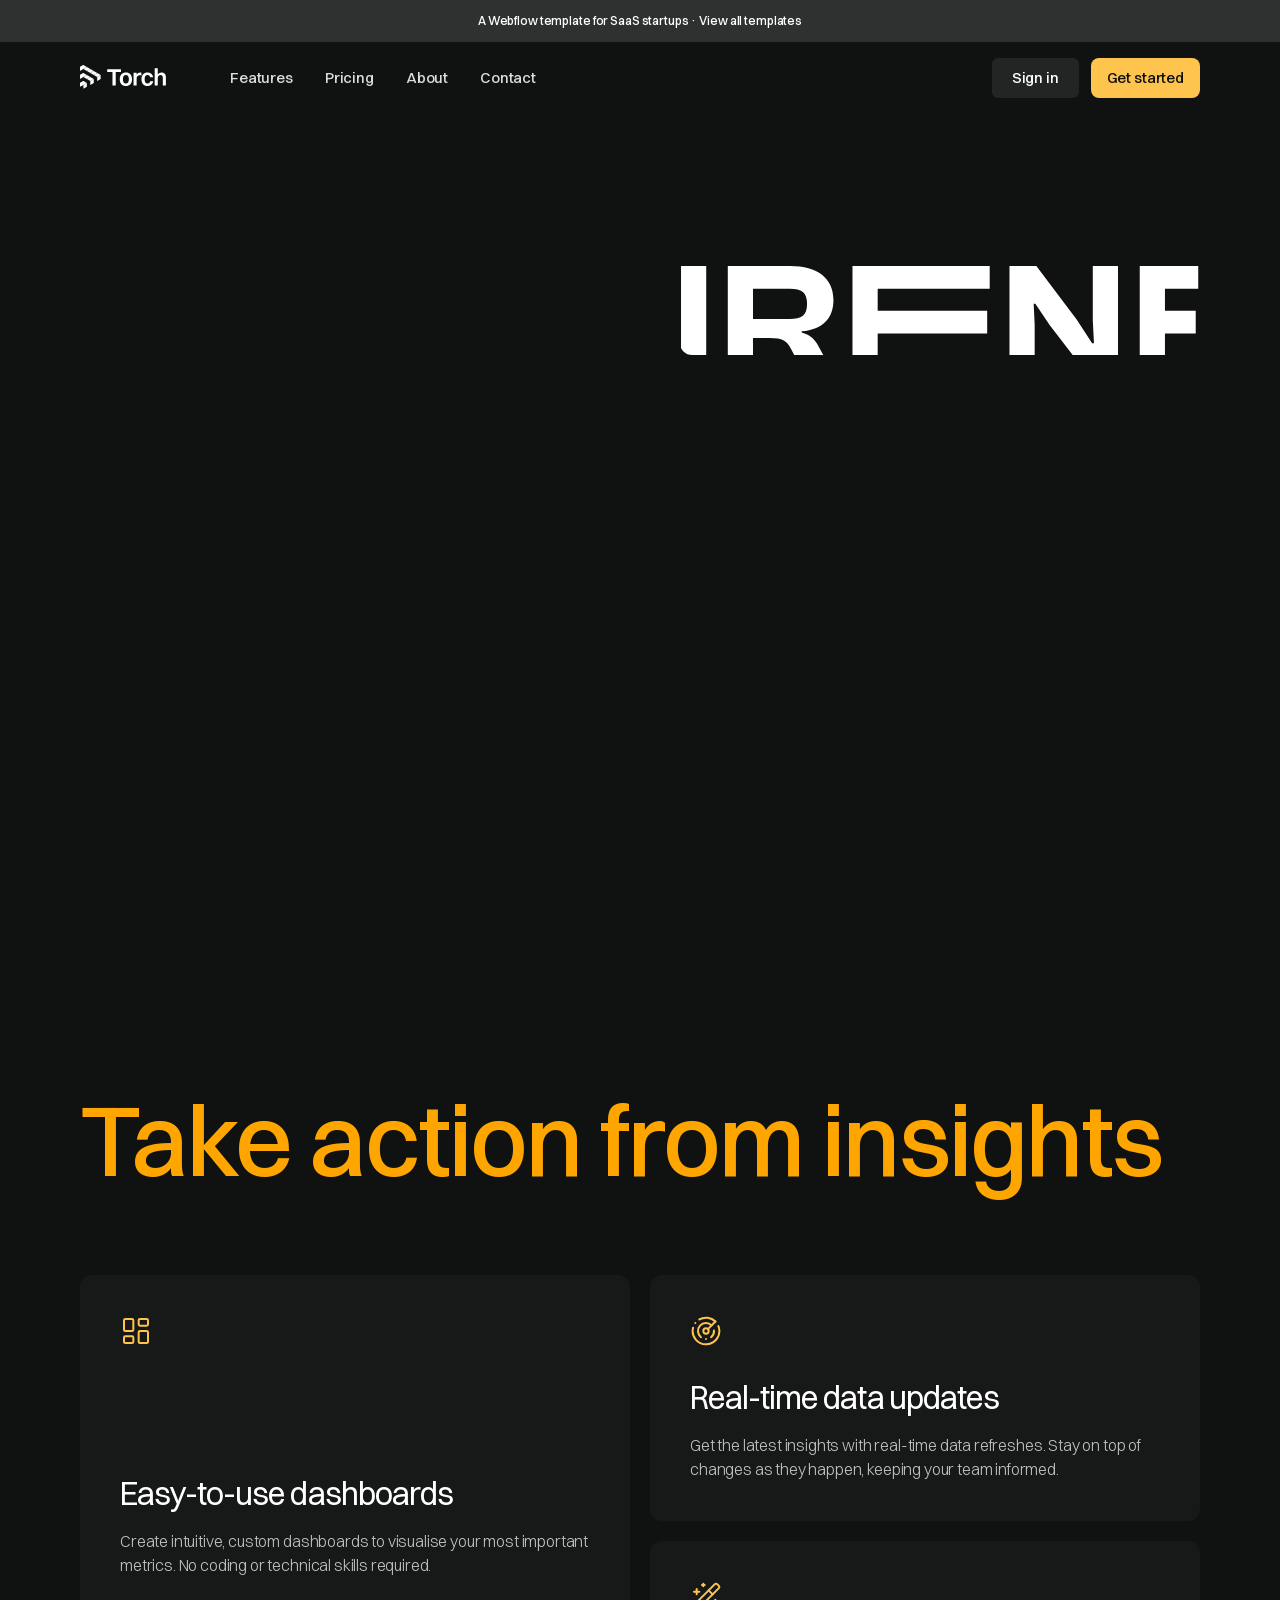
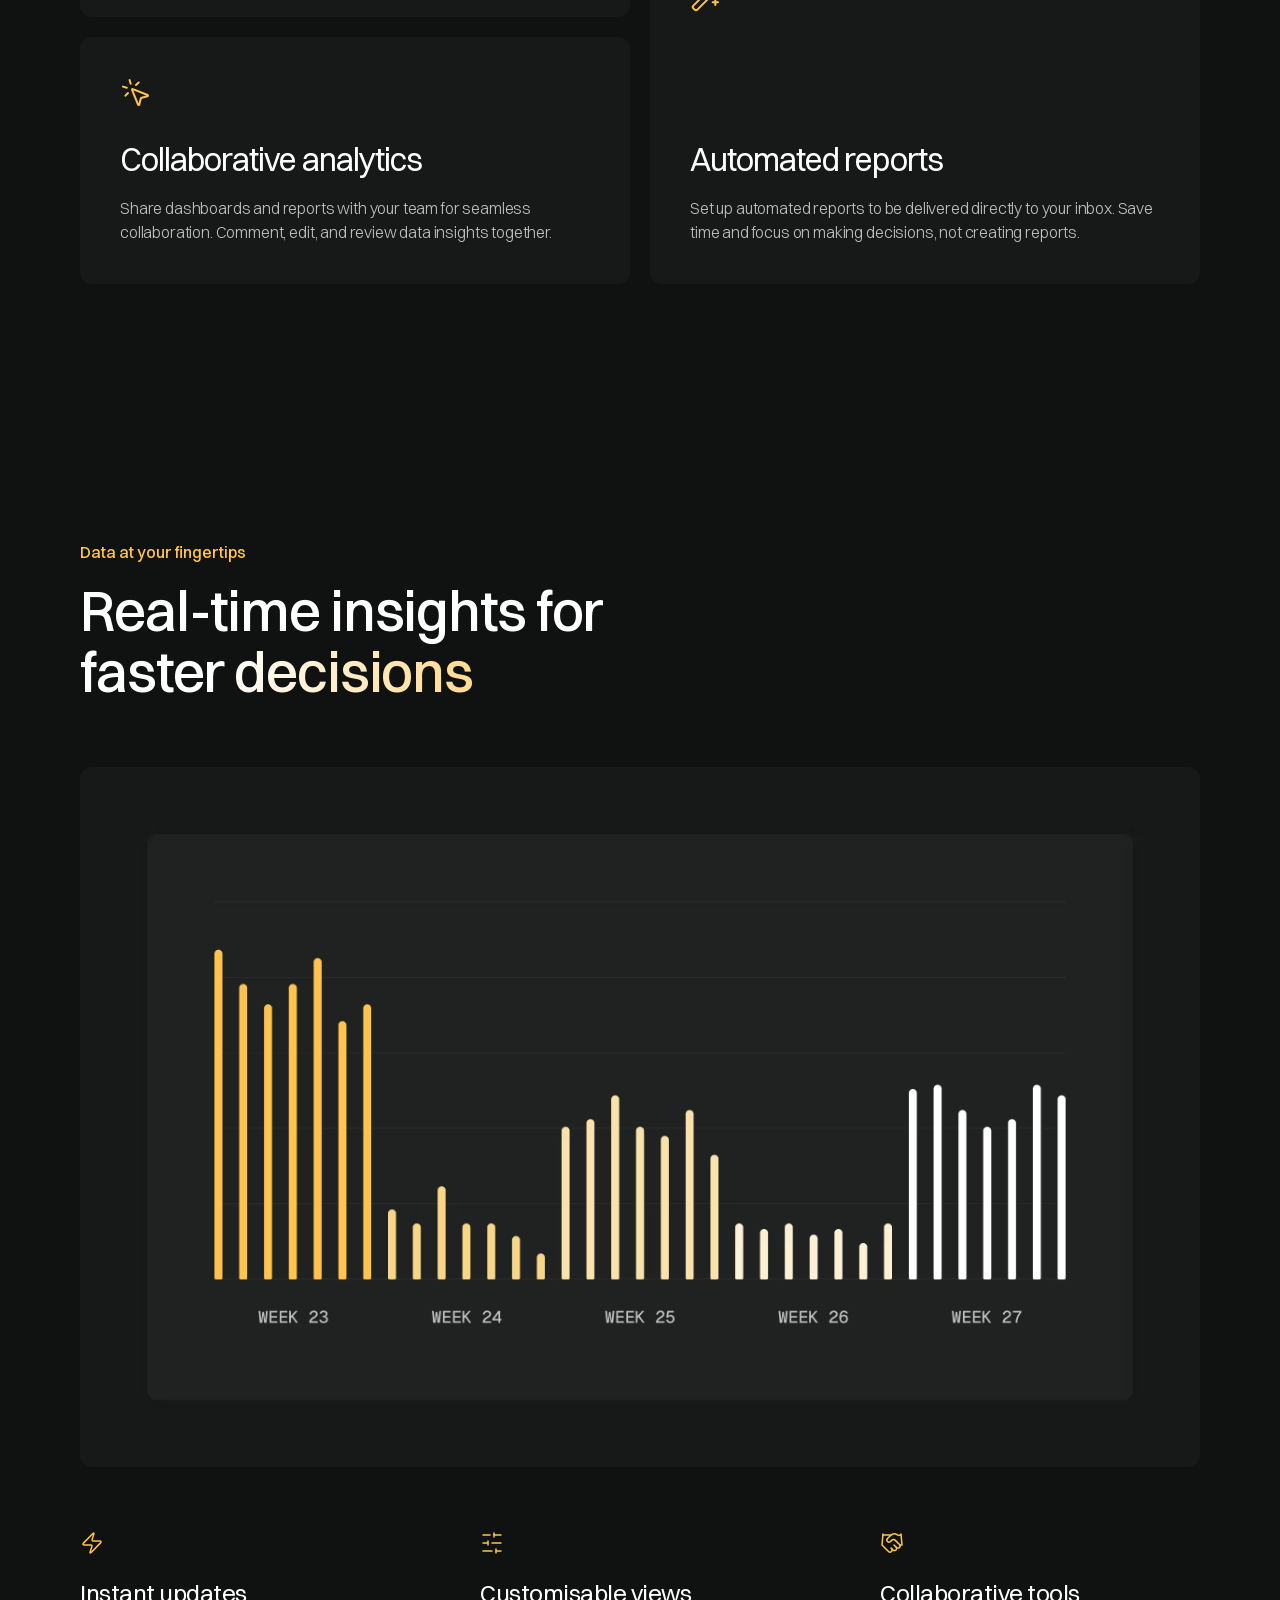
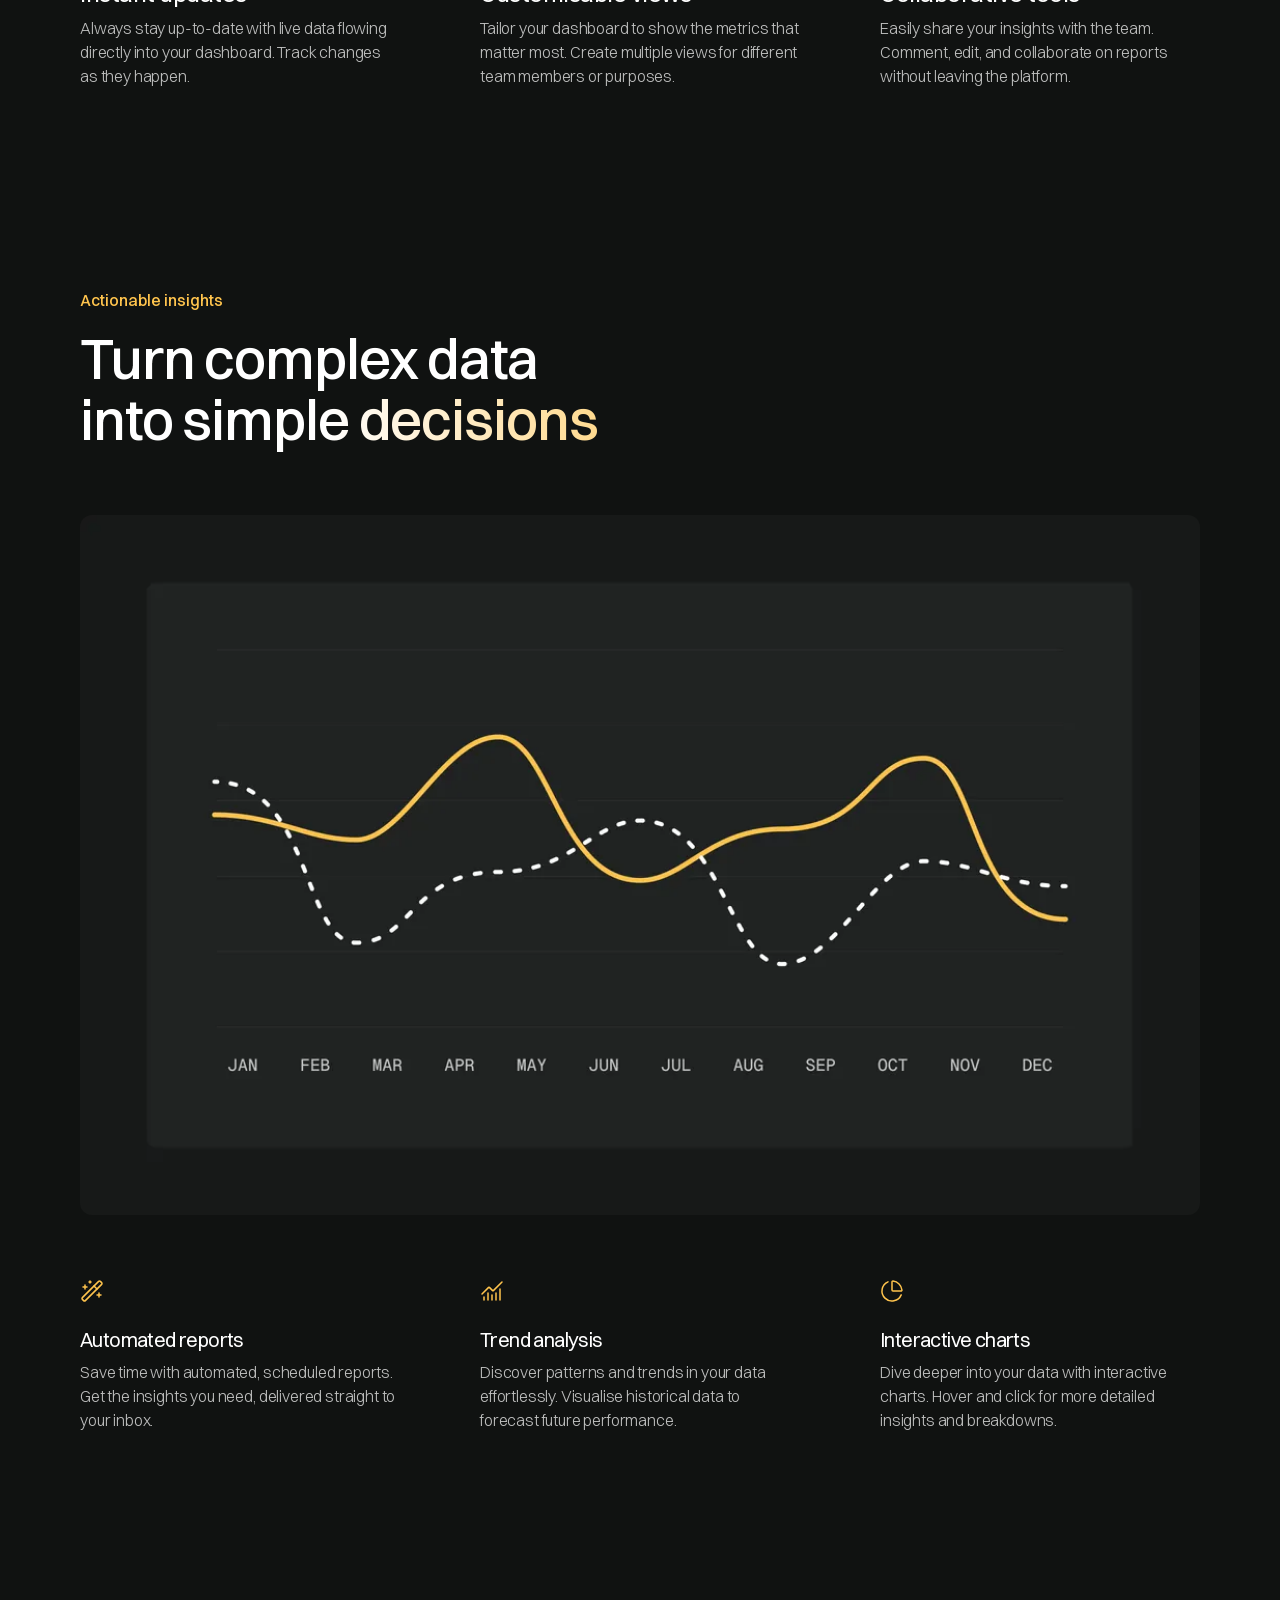
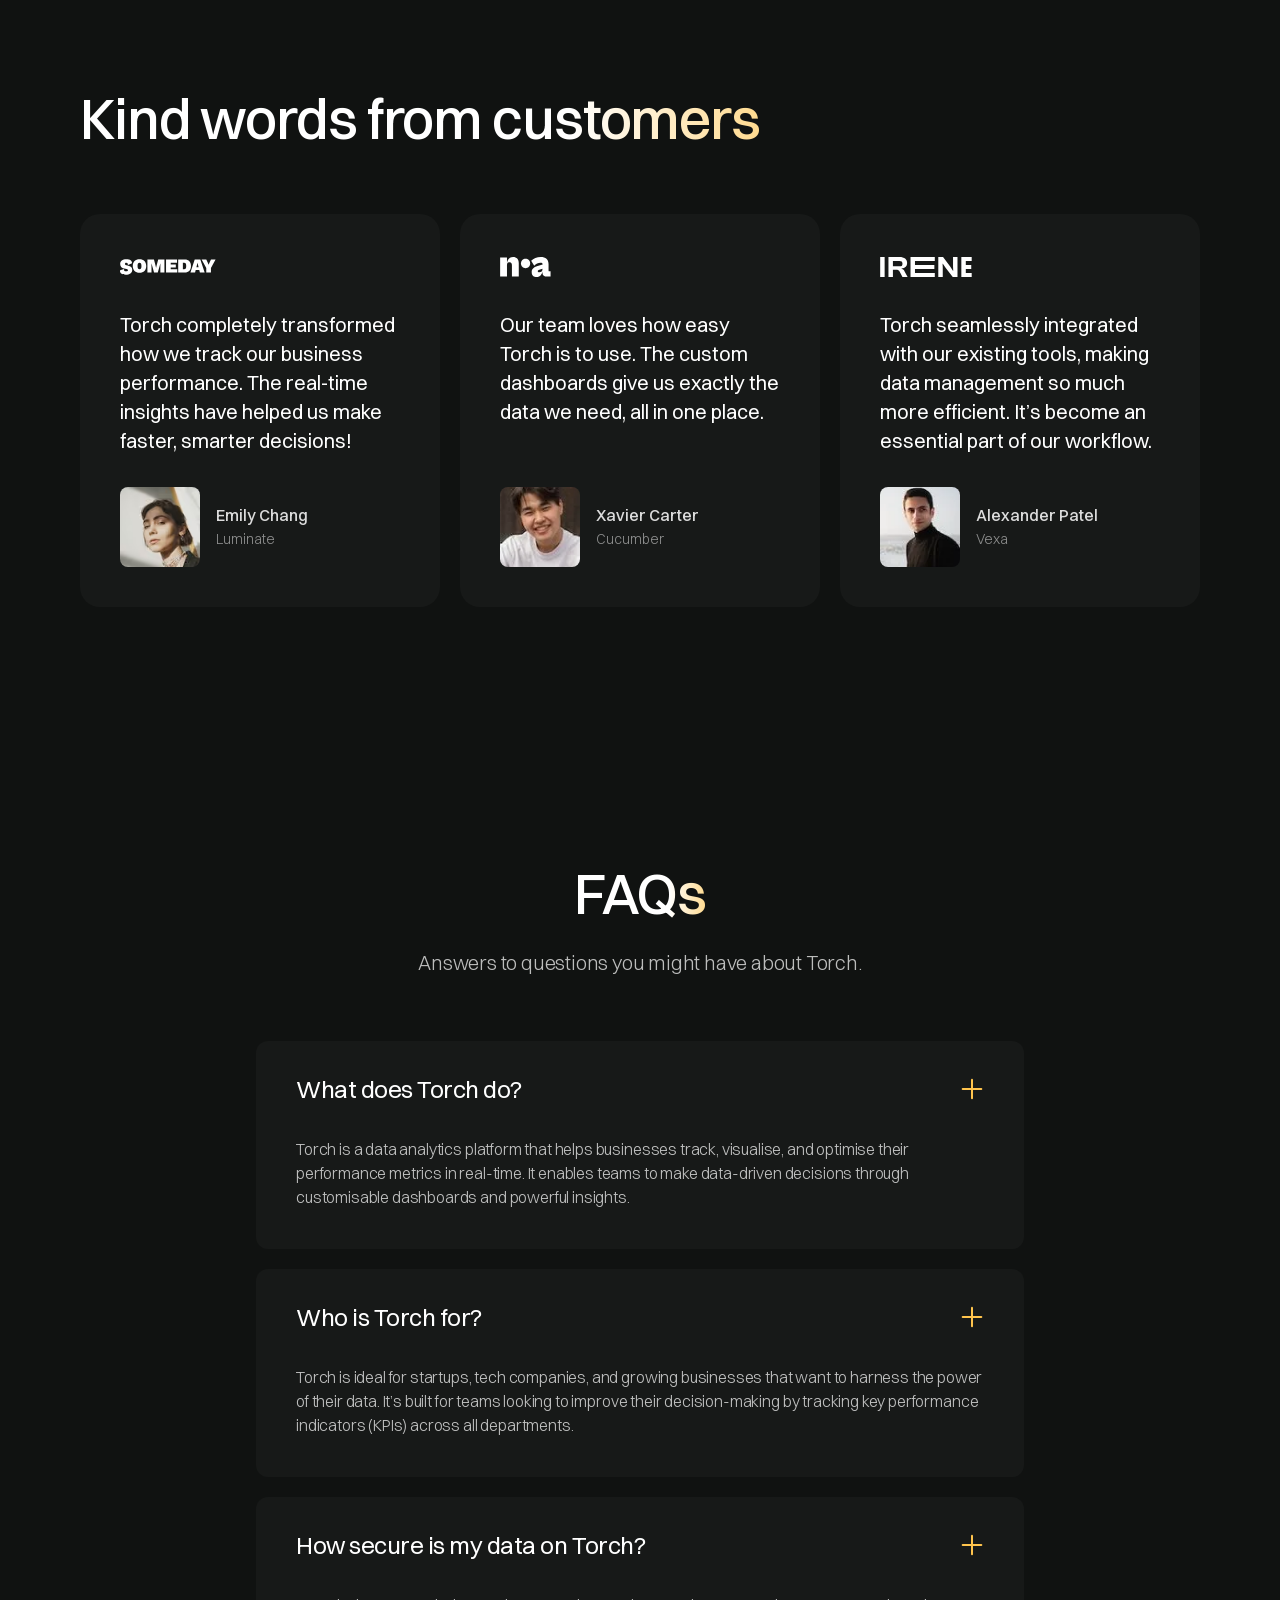
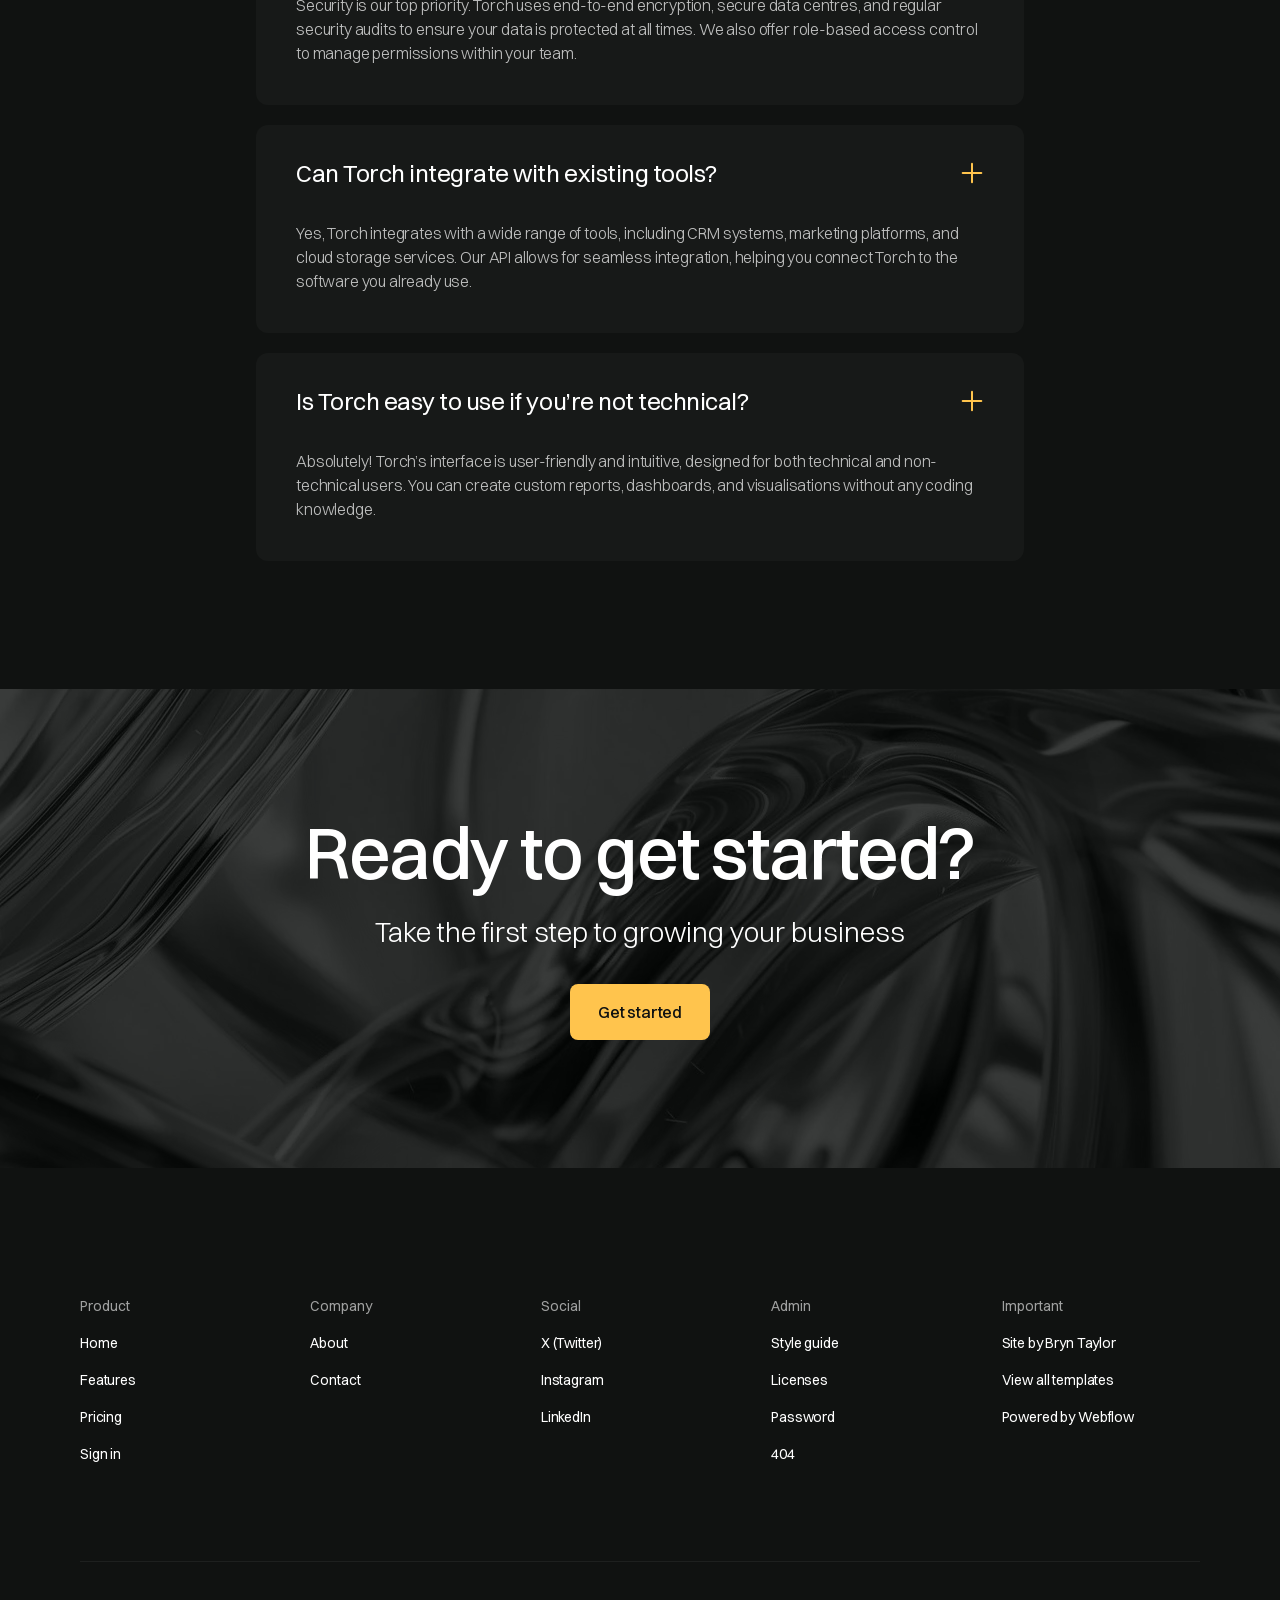
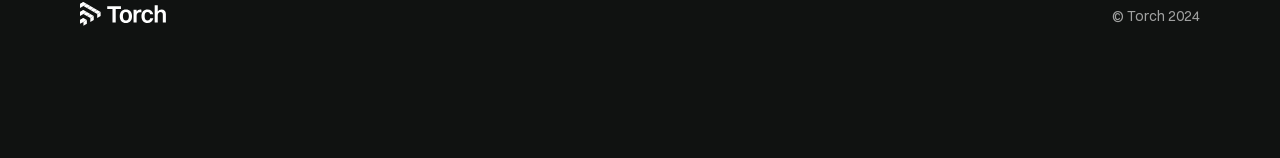
<file: index.html>
<!DOCTYPE html><!--  This site was created in Webflow. https://webflow.com  --><!--  Last Published: Mon Apr 28 2025 18:39:15 GMT+0000 (Coordinated Universal Time)  -->
<html data-wf-page="680fcb27335c921ad331539c" data-wf-site="680fcb27335c921ad33153ad" lang="en">
<head>
  <meta charset="utf-8">
  <title>PedroMuro-Ramirez-project</title>
  <meta content="Torch is a high-quality template for SaaS tech startups. It has multiple pages, sections and components to suit your needs. Take your company&#x27;s online presence to the next level." name="description">
  <meta content="Torch · Webflow HTML website template" property="og:title">
  <meta content="Torch is a high-quality template for SaaS tech startups. It has multiple pages, sections and components to suit your needs. Take your company&#x27;s online presence to the next level." property="og:description">
  <meta content="https://cdn.prod.website-files.com/66fad496e2674af9c6f8f4ef/6703e5e87c9ca1599100560c_torch-opengraph-image.png" property="og:image">
  <meta content="Torch · Webflow HTML website template" property="twitter:title">
  <meta content="Torch is a high-quality template for SaaS tech startups. It has multiple pages, sections and components to suit your needs. Take your company&#x27;s online presence to the next level." property="twitter:description">
  <meta content="https://cdn.prod.website-files.com/66fad496e2674af9c6f8f4ef/6703e5e87c9ca1599100560c_torch-opengraph-image.png" property="twitter:image">
  <meta property="og:type" content="website">
  <meta content="summary_large_image" name="twitter:card">
  <meta content="width=device-width, initial-scale=1" name="viewport">
  <meta content="Webflow" name="generator">
  <link href="css/normalize.css" rel="stylesheet" type="text/css">
  <link href="css/webflow.css" rel="stylesheet" type="text/css">
  <link href="css/vs-code-activity-77cd26615c07830a27a2ec.webflow.css" rel="stylesheet" type="text/css">
  <script type="text/javascript">!function(o,c){var n=c.documentElement,t=" w-mod-";n.className+=t+"js",("ontouchstart"in o||o.DocumentTouch&&c instanceof DocumentTouch)&&(n.className+=t+"touch")}(window,document);</script>
  <link href="images/favicon.png" rel="shortcut icon" type="image/x-icon">
  <link href="images/webclip.png" rel="apple-touch-icon">
</head>
<body>
  <a href="https://www.bryntaylor.co.uk/platform/webflow?ref=template" target="_blank" class="section banner w-inline-block">
    <div class="container-large">
      <div>A Webflow template for SaaS startups · View all templates</div>
    </div>
  </a>
  <div data-animation="default" class="nav w-nav" data-easing2="ease" fs-scrolldisable-element="smart-nav" data-easing="ease" data-collapse="medium" data-w-id="abad23f6-3206-d95e-518e-2548f4c46996" role="banner" data-duration="400">
    <div class="nav-container">
      <div class="logo-wrapper">
        <a href="index.html" aria-current="page" class="logo w-nav-brand w--current"><img src="images/torch-logo.svg" loading="lazy" width="Auto" height="24" alt="Logo"></a>
        <nav role="navigation" id="w-node-abad23f6-3206-d95e-518e-2548f4c4699b-f4c46996" class="nav-menu w-nav-menu">
          <a href="features.html" class="nav-link w-nav-link">Features</a>
          <a href="pricing.html" class="nav-link w-nav-link">Pricing</a>
          <a href="about.html" class="nav-link w-nav-link">About</a>
          <a href="contact.html" class="nav-link w-nav-link">Contact</a>
        </nav>
      </div>
      <div id="w-node-abad23f6-3206-d95e-518e-2548f4c469b0-f4c46996" class="actions-wrapper">
        <a href="sign-in.html" class="button-secondary small hide-mobile-portrait w-button">Sign in</a>
        <a href="#" class="button small hide-mobile-portrait w-button">Get started</a>
        <div class="nav-menu-button w-nav-button">
          <div class="menu-icon">
            <div class="menu-icon-line-top"></div>
            <div class="menu-icon-line-bottom"></div>
          </div>
        </div>
      </div>
    </div>
  </div>
  <section class="section">
    <div class="container-large">
      <div class="header-layout">
        <div class="header-content">
          <h1 data-w-id="05c97b58-b1ac-eabe-afbc-3861dce3b03f" style="-webkit-transform:translate3d(0, 24px, 0) scale3d(1, 1, 1) rotateX(0) rotateY(0) rotateZ(0) skew(0, 0);-moz-transform:translate3d(0, 24px, 0) scale3d(1, 1, 1) rotateX(0) rotateY(0) rotateZ(0) skew(0, 0);-ms-transform:translate3d(0, 24px, 0) scale3d(1, 1, 1) rotateX(0) rotateY(0) rotateZ(0) skew(0, 0);transform:translate3d(0, 24px, 0) scale3d(1, 1, 1) rotateX(0) rotateY(0) rotateZ(0) skew(0, 0);opacity:0" class="heading extra-large"><span class="text-gradient-overlay">Empowering Everyone with Meaningful Data Insights</span></h1>
          <div class="spacer-32"></div>
          <p data-w-id="05c97b58-b1ac-eabe-afbc-3861dce3b041" style="-webkit-transform:translate3d(0, 24px, 0) scale3d(1, 1, 1) rotateX(0) rotateY(0) rotateZ(0) skew(0, 0);-moz-transform:translate3d(0, 24px, 0) scale3d(1, 1, 1) rotateX(0) rotateY(0) rotateZ(0) skew(0, 0);-ms-transform:translate3d(0, 24px, 0) scale3d(1, 1, 1) rotateX(0) rotateY(0) rotateZ(0) skew(0, 0);transform:translate3d(0, 24px, 0) scale3d(1, 1, 1) rotateX(0) rotateY(0) rotateZ(0) skew(0, 0);opacity:0" class="paragraph large">Torch makes data analysis easy for everyone. Visualise key metrics, track performance, and discover trends without needing a data science background.</p>
          <div class="spacer-32"></div>
          <div class="button-group">
            <a data-w-id="05c97b58-b1ac-eabe-afbc-3861dce3b045" style="-webkit-transform:translate3d(0, 24px, 0) scale3d(1, 1, 1) rotateX(0) rotateY(0) rotateZ(0) skew(0, 0);-moz-transform:translate3d(0, 24px, 0) scale3d(1, 1, 1) rotateX(0) rotateY(0) rotateZ(0) skew(0, 0);-ms-transform:translate3d(0, 24px, 0) scale3d(1, 1, 1) rotateX(0) rotateY(0) rotateZ(0) skew(0, 0);transform:translate3d(0, 24px, 0) scale3d(1, 1, 1) rotateX(0) rotateY(0) rotateZ(0) skew(0, 0);opacity:0" href="contact.html" class="button w-button">Get started</a>
            <a href="/contact.html" data-w-id="05c97b58-b1ac-eabe-afbc-3861dce3b047" style="-webkit-transform:translate3d(0, 24px, 0) scale3d(1, 1, 1) rotateX(0) rotateY(0) rotateZ(0) skew(0, 0);-moz-transform:translate3d(0, 24px, 0) scale3d(1, 1, 1) rotateX(0) rotateY(0) rotateZ(0) skew(0, 0);-ms-transform:translate3d(0, 24px, 0) scale3d(1, 1, 1) rotateX(0) rotateY(0) rotateZ(0) skew(0, 0);transform:translate3d(0, 24px, 0) scale3d(1, 1, 1) rotateX(0) rotateY(0) rotateZ(0) skew(0, 0);opacity:0" class="make-me-pretty w-button">Learn more</a>
          </div>
          <div class="spacer-64"></div>
          <div data-w-id="2469359d-caa4-0f3d-e0f9-ac9d68bc0583" style="-webkit-transform:translate3d(0, 24px, 0) scale3d(1, 1, 1) rotateX(0) rotateY(0) rotateZ(0) skew(0, 0);-moz-transform:translate3d(0, 24px, 0) scale3d(1, 1, 1) rotateX(0) rotateY(0) rotateZ(0) skew(0, 0);-ms-transform:translate3d(0, 24px, 0) scale3d(1, 1, 1) rotateX(0) rotateY(0) rotateZ(0) skew(0, 0);transform:translate3d(0, 24px, 0) scale3d(1, 1, 1) rotateX(0) rotateY(0) rotateZ(0) skew(0, 0);opacity:0" class="social-proof-logos-wrapper"><img src="images/logo-1.svg" loading="lazy" alt="Logo" class="social-proof-logo"><img src="images/logo-2.svg" loading="lazy" alt="Logo" class="social-proof-logo"><img src="images/logo-4.svg" loading="lazy" alt="Logo" class="social-proof-logo"><img src="images/logo-3.svg" loading="lazy" alt="Logo" class="social-proof-logo"></div>
        </div>
        <div class="image-wrapper"><img class="hero-image" src="images/logo-4.svg" alt="Logo image" style="opacity:100;-webkit-transform:translate3d(0, 24px, 0) scale3d(1, 1, 1) rotateX(0) rotateY(0) rotateZ(0) skew(0, 0);-moz-transform:translate3d(0, 24px, 0) scale3d(1, 1, 1) rotateX(0) rotateY(0) rotateZ(0) skew(0, 0);-ms-transform:translate3d(0, 24px, 0) scale3d(1, 1, 1) rotateX(0) rotateY(0) rotateZ(0) skew(0, 0);transform:translate3d(0, 24px, 0) scale3d(1, 1, 1) rotateX(0) rotateY(0) rotateZ(0) skew(0, 0)" sizes="(max-width: 479px) 100vw, (max-width: 767px) 83vw, (max-width: 991px) 87vw, 38vw" data-w-id="d5a852ed-62d2-ecf7-eaf5-3b02d986643e" loading="lazy"></div>
      </div>
    </div>
  </section>
  <section class="section">
    <div id="learn-more" class="container-large">
      <h2 class="my-class">Take action from insights</h2>
      <div class="spacer-80"></div>
      <div class="w-layout-grid card-list">
        <div id="w-node-_38f718e7-ef7d-cf1b-5d32-9110617504c1-617504ba" class="card-item"><img src="images/layout-dashboard.svg" loading="lazy" alt="Dashboard icon" class="icon-large">
          <div class="spacer-128"></div>
          <h3 class="heading medium">Easy-to-use dashboards</h3>
          <div class="spacer-16"></div>
          <p class="paragraph">Create intuitive, custom dashboards to visualise your most important metrics. No coding or technical skills required.</p>
        </div>
        <div class="card-item"><img src="images/radar.svg" loading="lazy" alt="Radar icon" class="icon-large">
          <div class="spacer-32"></div>
          <h3 class="heading medium">Real-time data updates</h3>
          <div class="spacer-16"></div>
          <p class="paragraph">Get the latest insights with real-time data refreshes. Stay on top of changes as they happen, keeping your team informed.</p>
        </div>
        <div id="w-node-d05e47e2-aa32-2547-947a-66fd2ccb7be0-617504ba" class="card-item"><img src="images/wand-sparkles.svg" loading="lazy" alt="Magic icon" class="icon-large">
          <div class="spacer-128"></div>
          <h3 class="heading medium">Automated reports</h3>
          <div class="spacer-16"></div>
          <p class="paragraph">Set up automated reports to be delivered directly to your inbox. Save time and focus on making decisions, not creating reports.</p>
        </div>
        <div class="card-item"><img src="images/mouse-pointer-click.svg" loading="lazy" alt="Mouse icon" class="icon-large">
          <div class="spacer-32"></div>
          <h3 class="heading medium">Collaborative analytics</h3>
          <div class="spacer-16"></div>
          <p class="paragraph">Share dashboards and reports with your team for seamless collaboration. Comment, edit, and review data insights together.</p>
        </div>
      </div>
    </div>
  </section>
  <section class="section">
    <div class="container-large">
      <div class="features-list">
        <div class="w-layout-grid feature-item">
          <div class="feature-content">
            <div class="text-color-accent text-weight-medium">Data at your fingertips</div>
            <div class="spacer-16"></div>
            <h2 class="heading large"><span class="text-gradient-overlay">Real-time insights for faster decisions</span></h2>
          </div>
          <div class="image-wrapper"><img src="images/torch-product-image-2_1torch-product-image-2.avif" loading="lazy" sizes="(max-width: 479px) 100vw, (max-width: 767px) 83vw, (max-width: 991px) 87vw, 84vw" srcset="images/torch-product-image-2_1torch-product-image-2.avif 500w, images/torch-product-image-2_1torch-product-image-2.avif 800w, images/torch-product-image-2_1torch-product-image-2.avif 2400w" alt="Product image" class="feature-image"></div>
          <div class="grid-3-column">
            <div class="benefit-item"><img src="images/zap.svg" loading="lazy" alt="Zap icon" class="icon-medium">
              <div class="spacer-24"></div>
              <h3 class="heading regular">Instant updates</h3>
              <div class="spacer-8"></div>
              <p class="paragraph">Always stay up-to-date with live data flowing directly into your dashboard. Track changes as they happen.</p>
            </div>
            <div class="benefit-item"><img src="images/sliders-horizontal.svg" loading="lazy" alt="Sliders icon" class="icon-medium">
              <div class="spacer-24"></div>
              <h3 class="heading regular">Customisable views</h3>
              <div class="spacer-8"></div>
              <p class="paragraph">Tailor your dashboard to show the metrics that matter most. Create multiple views for different team members or purposes.</p>
            </div>
            <div class="benefit-item"><img src="images/handshake.svg" loading="lazy" alt="Handshake icon" class="icon-medium">
              <div class="spacer-24"></div>
              <h3 class="heading regular">Collaborative tools</h3>
              <div class="spacer-8"></div>
              <p class="paragraph">Easily share your insights with the team. Comment, edit, and collaborate on reports without leaving the platform.</p>
            </div>
          </div>
        </div>
        <div class="w-layout-grid feature-item">
          <div class="feature-content">
            <div class="text-color-accent text-weight-medium">Actionable insights</div>
            <div class="spacer-16"></div>
            <h2 class="heading large"><span class="text-gradient-overlay">Turn complex data into simple decisions</span></h2>
          </div>
          <div class="image-wrapper"><img src="images/torch-product-image-3_1torch-product-image-3.avif" loading="lazy" sizes="(max-width: 479px) 100vw, (max-width: 767px) 83vw, (max-width: 991px) 87vw, 84vw" srcset="images/torch-product-image-3_1torch-product-image-3.avif 500w, images/torch-product-image-3_1torch-product-image-3.avif 800w, images/torch-product-image-3_1torch-product-image-3.avif 1080w, images/torch-product-image-3_1torch-product-image-3.avif 2400w" alt="Product image" class="feature-image"></div>
          <div class="grid-3-column">
            <div class="benefit-item"><img src="images/wand-sparkles.svg" loading="lazy" alt="Magic icon" class="icon-medium">
              <div class="spacer-24"></div>
              <h3 class="heading small">Automated reports</h3>
              <div class="spacer-8"></div>
              <p class="paragraph">Save time with automated, scheduled reports. Get the insights you need, delivered straight to your inbox.</p>
            </div>
            <div class="benefit-item"><img src="images/chart-no-axes-combined.svg" loading="lazy" alt="Chart icon" class="icon-medium">
              <div class="spacer-24"></div>
              <h3 class="heading small">Trend analysis</h3>
              <div class="spacer-8"></div>
              <p class="paragraph">Discover patterns and trends in your data effortlessly. Visualise historical data to forecast future performance.</p>
            </div>
            <div class="benefit-item"><img src="images/chart-pie.svg" loading="lazy" alt="Pie icon" class="icon-medium">
              <div class="spacer-24"></div>
              <h3 class="heading small">Interactive charts</h3>
              <div class="spacer-8"></div>
              <p class="paragraph">Dive deeper into your data with interactive charts. Hover and click for more detailed insights and breakdowns.</p>
            </div>
          </div>
        </div>
      </div>
    </div>
  </section>
  <section class="section">
    <div class="container-large">
      <h2 class="heading large"><span class="text-gradient-overlay">Kind words from customers</span></h2>
      <div class="spacer-64"></div>
      <div class="w-layout-grid testimonials-list">
        <div class="testimonials-card">
          <div class="testimonials-content-top"><img src="images/logo-1.svg" loading="lazy" alt="Logo" class="testimonial-logo">
            <div class="spacer-32"></div>
            <div class="paragraph large">Torch completely transformed how we track our business performance. The real-time insights have helped us make faster, smarter decisions!</div>
            <div class="spacer-32"></div>
          </div>
          <div class="testimonial-details">
            <div class="testimonial-image-wrapper"><img src="images/pexels-olena-bohovyk-3646160_1pexels-olena-bohovyk-3646160.avif" loading="lazy" alt="" class="testimonial-image"></div>
            <div class="testimonial-details-text">
              <div class="paragraph text-weight-medium">Emily Chang</div>
              <div class="text-color-muted">
                <div class="paragraph small">Luminate</div>
              </div>
            </div>
          </div>
        </div>
        <div class="testimonials-card">
          <div class="testimonials-content-top"><img src="images/logo-3.svg" loading="lazy" width="Auto" height="Auto" alt="Logo" class="testimonial-logo">
            <div class="spacer-32"></div>
            <div class="paragraph large">Our team loves how easy Torch is to use. The custom dashboards give us exactly the data we need, all in one place.</div>
            <div class="spacer-32"></div>
          </div>
          <div class="testimonial-details">
            <div class="testimonial-image-wrapper"><img src="images/pexels-monstera-5384445_1pexels-monstera-5384445.avif" loading="lazy" alt="" class="testimonial-image"></div>
            <div class="testimonial-details-text">
              <div class="paragraph text-weight-medium">Xavier Carter</div>
              <div class="text-color-muted">
                <div class="paragraph small">Cucumber</div>
              </div>
            </div>
          </div>
        </div>
        <div class="testimonials-card">
          <div class="testimonials-content-top"><img src="images/logo-4.svg" loading="lazy" alt="Logo" class="testimonial-logo">
            <div class="spacer-32"></div>
            <div class="paragraph large">Torch seamlessly integrated with our existing tools, making data management so much more efficient. It’s become an essential part of our workflow.</div>
            <div class="spacer-32"></div>
          </div>
          <div class="testimonial-details">
            <div class="testimonial-image-wrapper"><img src="images/pexels-amir-esrafili-6274712_1pexels-amir-esrafili-6274712.avif" loading="lazy" alt="" class="testimonial-image"></div>
            <div class="testimonial-details-text">
              <div class="paragraph text-weight-medium">Alexander Patel</div>
              <div class="text-color-muted">
                <div class="paragraph small">Vexa</div>
              </div>
            </div>
          </div>
        </div>
      </div>
    </div>
  </section>
  <section class="section">
    <div class="container-small">
      <div class="w-layout-grid faq-wrapper">
        <div class="faq-content">
          <h2><span class="text-gradient-overlay">FAQs</span></h2>
          <div class="spacer-24"></div>
          <p class="paragraph large">Answers to questions you might have about Torch.</p>
        </div>
        <div class="w-layout-grid faq-list">
          <div class="faq-accordion">
            <div data-w-id="ec766c24-12b7-b94d-ff49-9f5d83ef1eb9" class="faq-question">
              <h3 class="heading regular">What does Torch do?</h3><img src="images/plus.svg" loading="lazy" alt="Plus icon" class="faq-icon">
            </div>
            <div class="faq-answer">
              <p>Torch is a data analytics platform that helps businesses track, visualise, and optimise their performance metrics in real-time. It enables teams to make data-driven decisions through customisable dashboards and powerful insights.</p>
              <div class="spacer-40"></div>
            </div>
          </div>
          <div class="faq-accordion">
            <div data-w-id="54dd60b7-6fa8-ef93-355b-a321568ed0f3" class="faq-question">
              <h3 class="heading regular">Who is Torch for?</h3><img src="images/plus.svg" loading="lazy" alt="Plus icon" class="faq-icon">
            </div>
            <div class="faq-answer">
              <p>Torch is ideal for startups, tech companies, and growing businesses that want to harness the power of their data. It’s built for teams looking to improve their decision-making by tracking key performance indicators (KPIs) across all departments.</p>
              <div class="spacer-40"></div>
            </div>
          </div>
          <div class="faq-accordion">
            <div data-w-id="8ab634aa-24ca-0337-fd94-c3fe5e0a7e59" class="faq-question">
              <h3 class="heading regular">How secure is my data on Torch?</h3><img src="images/plus.svg" loading="lazy" alt="Plus icon" class="faq-icon">
            </div>
            <div class="faq-answer">
              <p>Security is our top priority. Torch uses end-to-end encryption, secure data centres, and regular security audits to ensure your data is protected at all times. We also offer role-based access control to manage permissions within your team.</p>
              <div class="spacer-40"></div>
            </div>
          </div>
          <div class="faq-accordion">
            <div data-w-id="c4ba0a19-3c90-69c7-36b8-7f895b683a5d" class="faq-question">
              <h3 class="heading regular">Can Torch integrate with existing tools?</h3><img src="images/plus.svg" loading="lazy" alt="Plus icon" class="faq-icon">
            </div>
            <div class="faq-answer">
              <p>Yes, Torch integrates with a wide range of tools, including CRM systems, marketing platforms, and cloud storage services. Our API allows for seamless integration, helping you connect Torch to the software you already use.</p>
              <div class="spacer-40"></div>
            </div>
          </div>
          <div class="faq-accordion">
            <div data-w-id="ee4ae58f-1cc5-15cd-2792-90620b0aa16a" class="faq-question">
              <h3 class="heading regular">Is Torch easy to use if you’re not technical?</h3><img src="images/plus.svg" loading="lazy" alt="Plus icon" class="faq-icon">
            </div>
            <div class="faq-answer">
              <p>Absolutely! Torch’s interface is user-friendly and intuitive, designed for both technical and non-technical users. You can create custom reports, dashboards, and visualisations without any coding knowledge.</p>
              <div class="spacer-40"></div>
            </div>
          </div>
        </div>
      </div>
    </div>
  </section>
  <section class="section is-relative">
    <div class="cta-card-content">
      <div class="text-box">
        <div>
          <h2 class="heading extra-large">Ready to get started?</h2>
        </div>
        <div class="spacer-16"></div>
        <div class="paragraph extra-large">Take the first step to growing your business</div>
      </div>
      <div class="spacer-32"></div>
      <a href="#" class="button w-button">Get started</a>
    </div>
    <div class="gradient-image"></div>
  </section>
  <section class="section">
    <div class="container-large">
      <div class="footer-grid">
        <div class="footer-column">
          <div class="text-color-muted">Product</div>
          <a href="index.html" aria-current="page" class="footer-link w--current">Home</a>
          <a href="features.html" class="footer-link">Features</a>
          <a href="pricing.html" class="footer-link">Pricing</a>
          <a href="sign-in.html" class="footer-link">Sign in</a>
        </div>
        <div class="footer-column">
          <div class="text-color-muted">Company</div>
          <a href="about.html" class="footer-link">About</a>
          <a href="contact.html" class="footer-link">Contact</a>
        </div>
        <div class="footer-column">
          <div class="text-color-muted">Social</div>
          <a href="https://x.com/" target="_blank" class="footer-link">X (Twitter)</a>
          <a href="https://www.instagram.com/" target="_blank" class="footer-link">Instagram</a>
          <a href="https://www.linkedin.com/" target="_blank" class="footer-link">LinkedIn</a>
        </div>
        <div class="footer-column">
          <div class="text-color-muted">Admin</div>
          <a href="admin/styleguide.html" class="footer-link">Style guide</a>
          <a href="admin/licenses.html" class="footer-link">Licenses</a>
          <a href="401.html" class="footer-link">Password</a>
          <a href="404.html" class="footer-link">404</a>
        </div>
        <div class="footer-column">
          <div class="text-color-muted">Important</div>
          <a href="https://www.bryntaylor.co.uk/?ref=template" target="_blank" class="footer-link">Site by Bryn Taylor</a>
          <a href="https://www.bryntaylor.co.uk/platform/webflow?ref=template" target="_blank" class="footer-link">View all templates</a>
          <a href="https://webflow.com/" target="_blank" class="footer-link">Powered by Webflow</a>
        </div>
      </div>
      <div class="spacer-96"></div>
      <div class="divider-line"></div>
      <div class="spacer-40"></div>
      <div class="footer-bottom">
        <a href="index.html" aria-current="page" class="logo w-nav-brand w--current"><img src="images/torch-logo.svg" loading="lazy" width="Auto" height="24" alt="Logo"></a>
        <div class="footer-link text-color-muted">© Torch 2024</div>
      </div>
    </div>
  </section>
  <script src="https://d3e54v103j8qbb.cloudfront.net/js/jquery-3.5.1.min.dc5e7f18c8.js?site=680fcb27335c921ad33153ad" type="text/javascript" integrity="sha256-9/aliU8dGd2tb6OSsuzixeV4y/faTqgFtohetphbbj0=" crossorigin="anonymous"></script>
  <script src="js/webflow.js" type="text/javascript"></script>
</body>
</html>
</file>
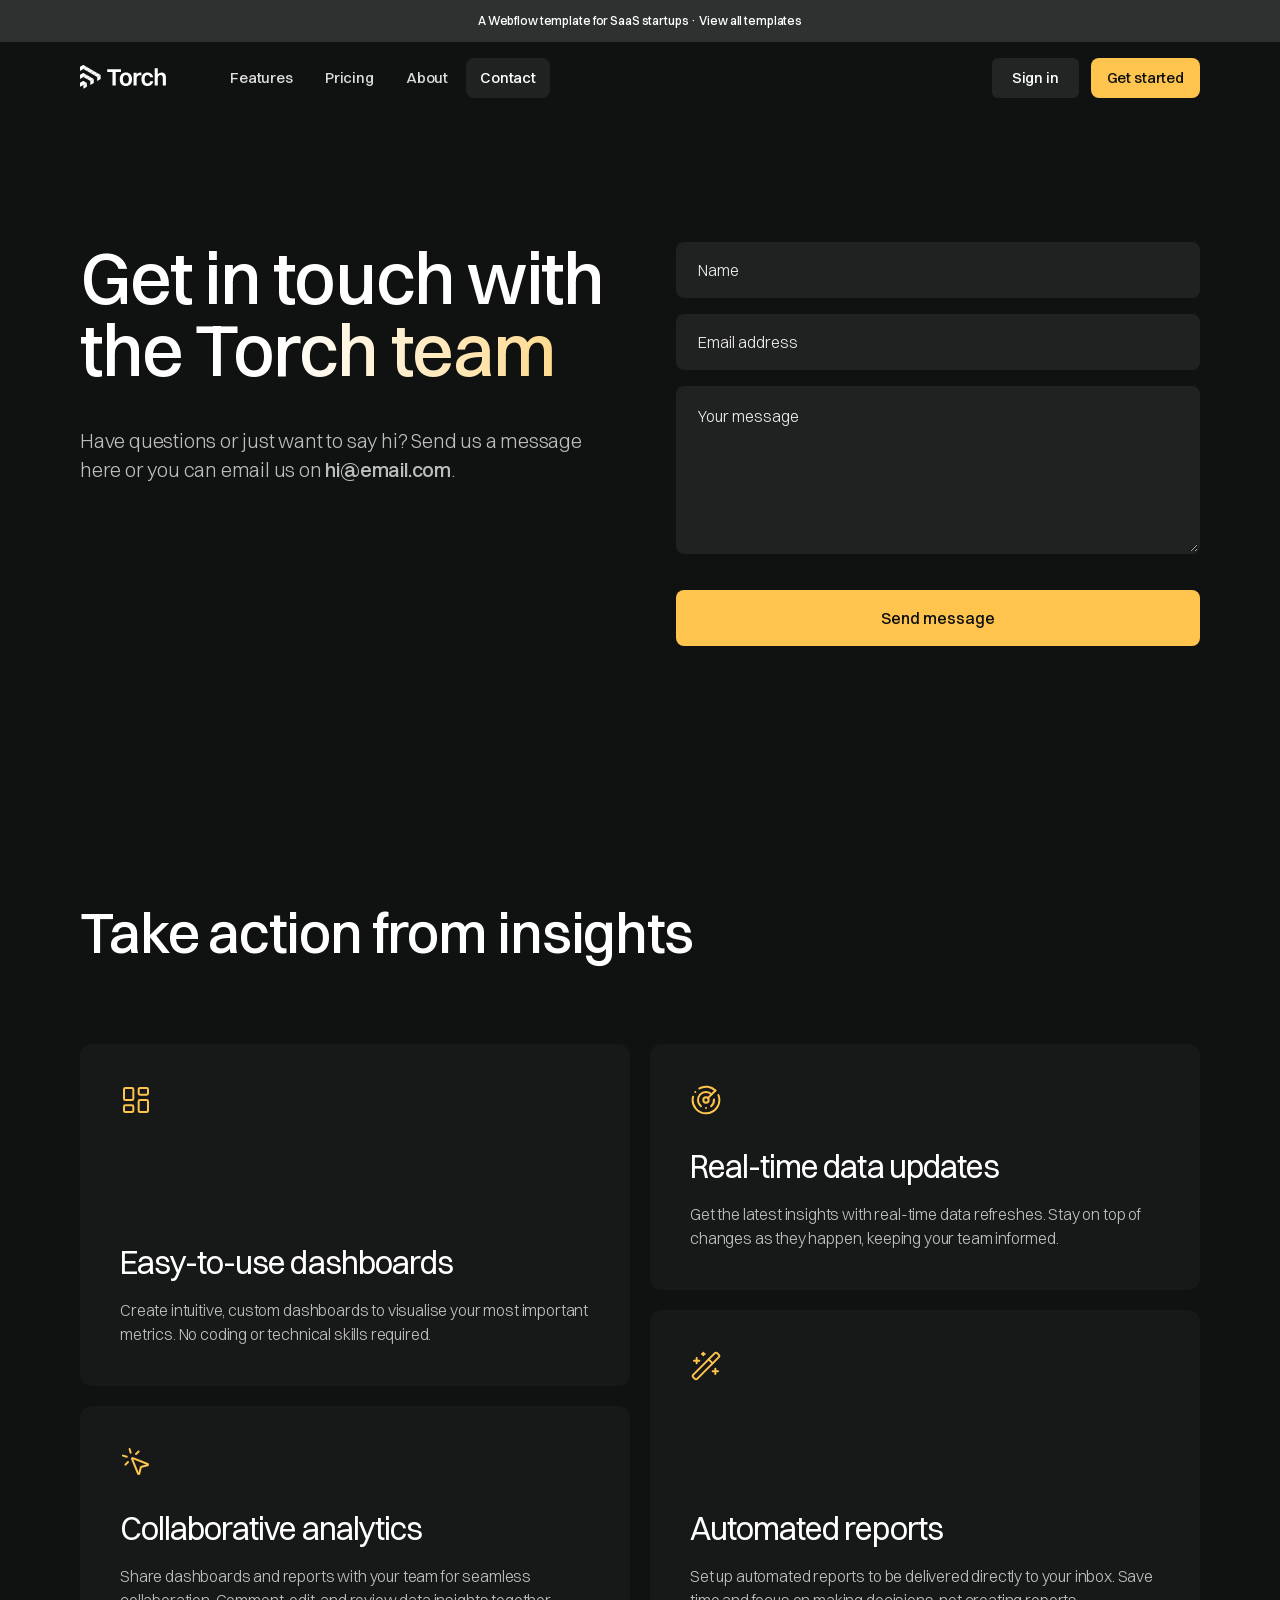
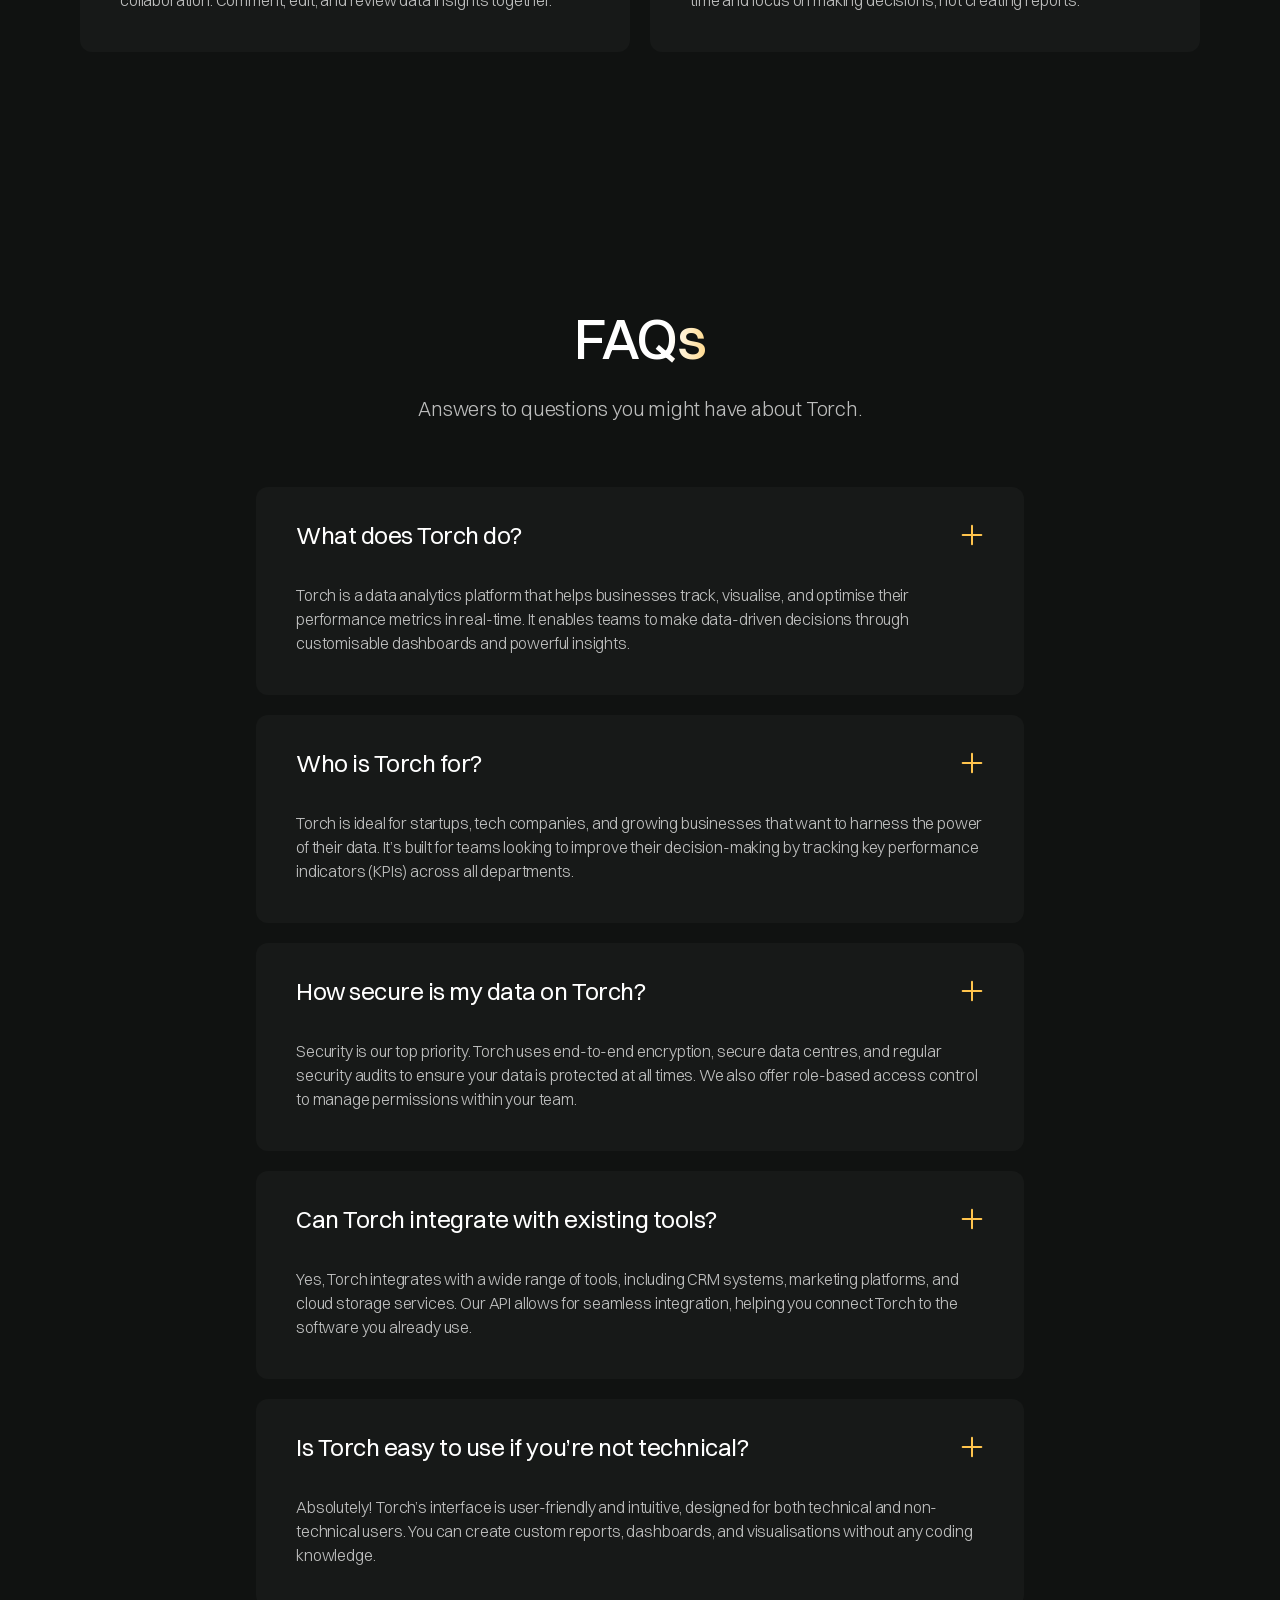
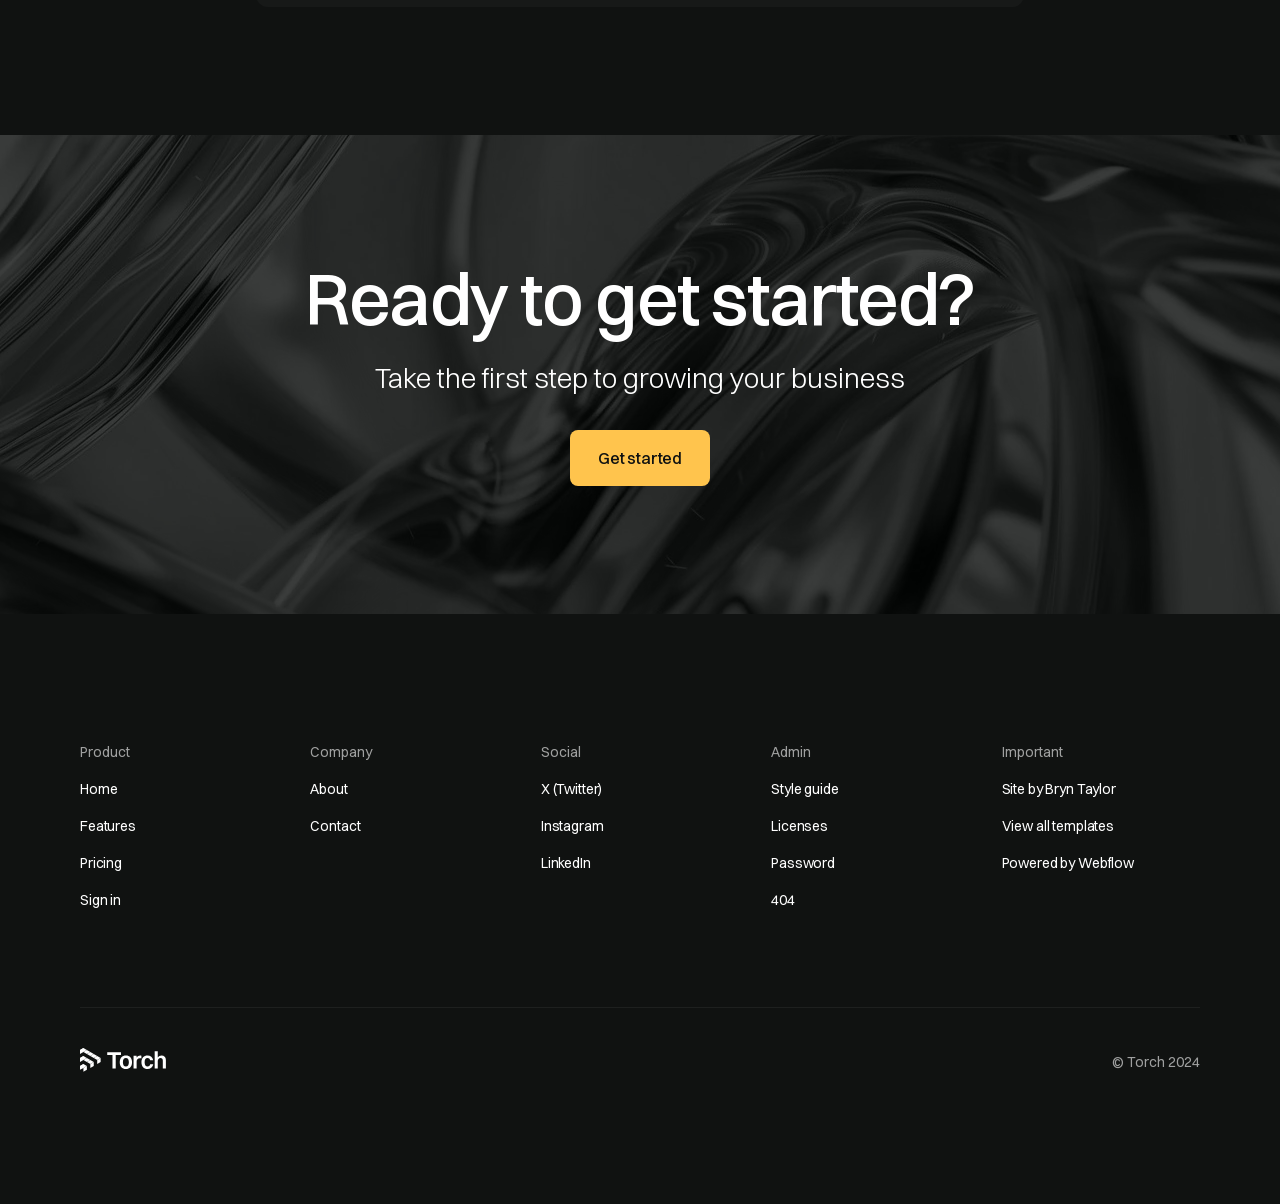
<file: contact.html>
<!DOCTYPE html><!--  This site was created in Webflow. https://webflow.com  --><!--  Last Published: Mon Apr 28 2025 18:39:15 GMT+0000 (Coordinated Universal Time)  -->
<html data-wf-page="680fcb27335c921ad33153a6" data-wf-site="680fcb27335c921ad33153ad" lang="en">
<head>
  <meta charset="utf-8">
  <title>Torch · Contact</title>
  <meta content="Torch is a high-quality template for SaaS tech startups. It has multiple pages, sections and components to suit your needs. Take your company&#x27;s online presence to the next level." name="description">
  <meta content="Torch · Contact" property="og:title">
  <meta content="Torch is a high-quality template for SaaS tech startups. It has multiple pages, sections and components to suit your needs. Take your company&#x27;s online presence to the next level." property="og:description">
  <meta content="https://cdn.prod.website-files.com/66fad496e2674af9c6f8f4ef/6703e5e87c9ca1599100560c_torch-opengraph-image.png" property="og:image">
  <meta content="Torch · Contact" property="twitter:title">
  <meta content="Torch is a high-quality template for SaaS tech startups. It has multiple pages, sections and components to suit your needs. Take your company&#x27;s online presence to the next level." property="twitter:description">
  <meta content="https://cdn.prod.website-files.com/66fad496e2674af9c6f8f4ef/6703e5e87c9ca1599100560c_torch-opengraph-image.png" property="twitter:image">
  <meta property="og:type" content="website">
  <meta content="summary_large_image" name="twitter:card">
  <meta content="width=device-width, initial-scale=1" name="viewport">
  <meta content="Webflow" name="generator">
  <link href="css/normalize.css" rel="stylesheet" type="text/css">
  <link href="css/webflow.css" rel="stylesheet" type="text/css">
  <link href="css/vs-code-activity-77cd26615c07830a27a2ec.webflow.css" rel="stylesheet" type="text/css">
  <script type="text/javascript">!function(o,c){var n=c.documentElement,t=" w-mod-";n.className+=t+"js",("ontouchstart"in o||o.DocumentTouch&&c instanceof DocumentTouch)&&(n.className+=t+"touch")}(window,document);</script>
  <link href="images/favicon.png" rel="shortcut icon" type="image/x-icon">
  <link href="images/webclip.png" rel="apple-touch-icon">
</head>
<body>
  <a href="https://www.bryntaylor.co.uk/platform/webflow?ref=template" target="_blank" class="section banner w-inline-block">
    <div class="container-large">
      <div>A Webflow template for SaaS startups · View all templates</div>
    </div>
  </a>
  <div data-animation="default" class="nav w-nav" data-easing2="ease" fs-scrolldisable-element="smart-nav" data-easing="ease" data-collapse="medium" data-w-id="abad23f6-3206-d95e-518e-2548f4c46996" role="banner" data-duration="400">
    <div class="nav-container">
      <div class="logo-wrapper">
        <a href="index.html" class="logo w-nav-brand"><img src="images/torch-logo.svg" loading="lazy" width="Auto" height="24" alt="Logo"></a>
        <nav role="navigation" id="w-node-abad23f6-3206-d95e-518e-2548f4c4699b-f4c46996" class="nav-menu w-nav-menu">
          <a href="features.html" class="nav-link w-nav-link">Features</a>
          <a href="pricing.html" class="nav-link w-nav-link">Pricing</a>
          <a href="about.html" class="nav-link w-nav-link">About</a>
          <a href="contact.html" aria-current="page" class="nav-link w-nav-link w--current">Contact</a>
        </nav>
      </div>
      <div id="w-node-abad23f6-3206-d95e-518e-2548f4c469b0-f4c46996" class="actions-wrapper">
        <a href="sign-in.html" class="button-secondary small hide-mobile-portrait w-button">Sign in</a>
        <a href="#" class="button small hide-mobile-portrait w-button">Get started</a>
        <div class="nav-menu-button w-nav-button">
          <div class="menu-icon">
            <div class="menu-icon-line-top"></div>
            <div class="menu-icon-line-bottom"></div>
          </div>
        </div>
      </div>
    </div>
  </div>
  <section class="section">
    <div class="container-large">
      <div class="grid-2-column">
        <div class="header-content">
          <h1 data-w-id="05c97b58-b1ac-eabe-afbc-3861dce3b03f" class="heading extra-large"><span class="text-gradient-overlay">Get in touch with the Torch team</span></h1>
          <div class="spacer-32"></div>
          <p data-w-id="05c97b58-b1ac-eabe-afbc-3861dce3b041" class="paragraph large">Have questions or just want to say hi? Send us a message here or you can email us on <a href="mailto:hi@email.com">hi@email.com</a>.</p>
        </div>
        <div class="form-block w-form">
          <form id="wf-form-Contact-Form" name="wf-form-Contact-Form" data-name="Contact Form" method="get" class="login-form" data-wf-page-id="680fcb27335c921ad33153a6" data-wf-element-id="f142e6f8-8b43-d96b-9586-3ca7e8487dd4"><input class="text-input w-input" maxlength="256" name="Name" data-name="Name" placeholder="Name" type="text" id="Name" required=""><input class="text-input w-input" maxlength="256" name="Email" data-name="Email" placeholder="Email address" type="email" id="Email" required=""><textarea id="Message" name="Message" maxlength="5000" data-name="Message" placeholder="Your message" required="" class="text-input area w-input"></textarea>
            <div class="spacer-4"></div><input type="submit" data-wait="Please wait..." id="w-node-f142e6f8-8b43-d96b-9586-3ca7e8487de8-d33153a6" class="button full-width w-button" value="Send message">
          </form>
          <div class="success-message alternate w-form-done">
            <div>Thank you, your submission has been received</div>
          </div>
          <div class="error-message w-form-fail">
            <div class="text-block">Something went wrong, please try again</div>
          </div>
        </div>
      </div>
    </div>
  </section>
  <section class="section">
    <div id="learn-more" class="container-large">
      <h2 class="heading large">Take action from insights</h2>
      <div class="spacer-80"></div>
      <div class="w-layout-grid card-list">
        <div id="w-node-_38f718e7-ef7d-cf1b-5d32-9110617504c1-617504ba" class="card-item"><img src="images/layout-dashboard.svg" loading="lazy" alt="Dashboard icon" class="icon-large">
          <div class="spacer-128"></div>
          <h3 class="heading medium">Easy-to-use dashboards</h3>
          <div class="spacer-16"></div>
          <p class="paragraph">Create intuitive, custom dashboards to visualise your most important metrics. No coding or technical skills required.</p>
        </div>
        <div class="card-item"><img src="images/radar.svg" loading="lazy" alt="Radar icon" class="icon-large">
          <div class="spacer-32"></div>
          <h3 class="heading medium">Real-time data updates</h3>
          <div class="spacer-16"></div>
          <p class="paragraph">Get the latest insights with real-time data refreshes. Stay on top of changes as they happen, keeping your team informed.</p>
        </div>
        <div id="w-node-d05e47e2-aa32-2547-947a-66fd2ccb7be0-617504ba" class="card-item"><img src="images/wand-sparkles.svg" loading="lazy" alt="Magic icon" class="icon-large">
          <div class="spacer-128"></div>
          <h3 class="heading medium">Automated reports</h3>
          <div class="spacer-16"></div>
          <p class="paragraph">Set up automated reports to be delivered directly to your inbox. Save time and focus on making decisions, not creating reports.</p>
        </div>
        <div class="card-item"><img src="images/mouse-pointer-click.svg" loading="lazy" alt="Mouse icon" class="icon-large">
          <div class="spacer-32"></div>
          <h3 class="heading medium">Collaborative analytics</h3>
          <div class="spacer-16"></div>
          <p class="paragraph">Share dashboards and reports with your team for seamless collaboration. Comment, edit, and review data insights together.</p>
        </div>
      </div>
    </div>
  </section>
  <section class="section">
    <div class="container-small">
      <div class="w-layout-grid faq-wrapper">
        <div class="faq-content">
          <h2><span class="text-gradient-overlay">FAQs</span></h2>
          <div class="spacer-24"></div>
          <p class="paragraph large">Answers to questions you might have about Torch.</p>
        </div>
        <div class="w-layout-grid faq-list">
          <div class="faq-accordion">
            <div data-w-id="ec766c24-12b7-b94d-ff49-9f5d83ef1eb9" class="faq-question">
              <h3 class="heading regular">What does Torch do?</h3><img src="images/plus.svg" loading="lazy" alt="Plus icon" class="faq-icon">
            </div>
            <div class="faq-answer">
              <p>Torch is a data analytics platform that helps businesses track, visualise, and optimise their performance metrics in real-time. It enables teams to make data-driven decisions through customisable dashboards and powerful insights.</p>
              <div class="spacer-40"></div>
            </div>
          </div>
          <div class="faq-accordion">
            <div data-w-id="54dd60b7-6fa8-ef93-355b-a321568ed0f3" class="faq-question">
              <h3 class="heading regular">Who is Torch for?</h3><img src="images/plus.svg" loading="lazy" alt="Plus icon" class="faq-icon">
            </div>
            <div class="faq-answer">
              <p>Torch is ideal for startups, tech companies, and growing businesses that want to harness the power of their data. It’s built for teams looking to improve their decision-making by tracking key performance indicators (KPIs) across all departments.</p>
              <div class="spacer-40"></div>
            </div>
          </div>
          <div class="faq-accordion">
            <div data-w-id="8ab634aa-24ca-0337-fd94-c3fe5e0a7e59" class="faq-question">
              <h3 class="heading regular">How secure is my data on Torch?</h3><img src="images/plus.svg" loading="lazy" alt="Plus icon" class="faq-icon">
            </div>
            <div class="faq-answer">
              <p>Security is our top priority. Torch uses end-to-end encryption, secure data centres, and regular security audits to ensure your data is protected at all times. We also offer role-based access control to manage permissions within your team.</p>
              <div class="spacer-40"></div>
            </div>
          </div>
          <div class="faq-accordion">
            <div data-w-id="c4ba0a19-3c90-69c7-36b8-7f895b683a5d" class="faq-question">
              <h3 class="heading regular">Can Torch integrate with existing tools?</h3><img src="images/plus.svg" loading="lazy" alt="Plus icon" class="faq-icon">
            </div>
            <div class="faq-answer">
              <p>Yes, Torch integrates with a wide range of tools, including CRM systems, marketing platforms, and cloud storage services. Our API allows for seamless integration, helping you connect Torch to the software you already use.</p>
              <div class="spacer-40"></div>
            </div>
          </div>
          <div class="faq-accordion">
            <div data-w-id="ee4ae58f-1cc5-15cd-2792-90620b0aa16a" class="faq-question">
              <h3 class="heading regular">Is Torch easy to use if you’re not technical?</h3><img src="images/plus.svg" loading="lazy" alt="Plus icon" class="faq-icon">
            </div>
            <div class="faq-answer">
              <p>Absolutely! Torch’s interface is user-friendly and intuitive, designed for both technical and non-technical users. You can create custom reports, dashboards, and visualisations without any coding knowledge.</p>
              <div class="spacer-40"></div>
            </div>
          </div>
        </div>
      </div>
    </div>
  </section>
  <section class="section is-relative">
    <div class="cta-card-content">
      <div class="text-box">
        <div>
          <h2 class="heading extra-large">Ready to get started?</h2>
        </div>
        <div class="spacer-16"></div>
        <div class="paragraph extra-large">Take the first step to growing your business</div>
      </div>
      <div class="spacer-32"></div>
      <a href="#" class="button w-button">Get started</a>
    </div>
    <div class="gradient-image"></div>
  </section>
  <section class="section">
    <div class="container-large">
      <div class="footer-grid">
        <div class="footer-column">
          <div class="text-color-muted">Product</div>
          <a href="index.html" class="footer-link">Home</a>
          <a href="features.html" class="footer-link">Features</a>
          <a href="pricing.html" class="footer-link">Pricing</a>
          <a href="sign-in.html" class="footer-link">Sign in</a>
        </div>
        <div class="footer-column">
          <div class="text-color-muted">Company</div>
          <a href="about.html" class="footer-link">About</a>
          <a href="contact.html" aria-current="page" class="footer-link w--current">Contact</a>
        </div>
        <div class="footer-column">
          <div class="text-color-muted">Social</div>
          <a href="https://x.com/" target="_blank" class="footer-link">X (Twitter)</a>
          <a href="https://www.instagram.com/" target="_blank" class="footer-link">Instagram</a>
          <a href="https://www.linkedin.com/" target="_blank" class="footer-link">LinkedIn</a>
        </div>
        <div class="footer-column">
          <div class="text-color-muted">Admin</div>
          <a href="admin/styleguide.html" class="footer-link">Style guide</a>
          <a href="admin/licenses.html" class="footer-link">Licenses</a>
          <a href="401.html" class="footer-link">Password</a>
          <a href="404.html" class="footer-link">404</a>
        </div>
        <div class="footer-column">
          <div class="text-color-muted">Important</div>
          <a href="https://www.bryntaylor.co.uk/?ref=template" target="_blank" class="footer-link">Site by Bryn Taylor</a>
          <a href="https://www.bryntaylor.co.uk/platform/webflow?ref=template" target="_blank" class="footer-link">View all templates</a>
          <a href="https://webflow.com/" target="_blank" class="footer-link">Powered by Webflow</a>
        </div>
      </div>
      <div class="spacer-96"></div>
      <div class="divider-line"></div>
      <div class="spacer-40"></div>
      <div class="footer-bottom">
        <a href="index.html" class="logo w-nav-brand"><img src="images/torch-logo.svg" loading="lazy" width="Auto" height="24" alt="Logo"></a>
        <div class="footer-link text-color-muted">© Torch 2024</div>
      </div>
    </div>
  </section>
  <script src="https://d3e54v103j8qbb.cloudfront.net/js/jquery-3.5.1.min.dc5e7f18c8.js?site=680fcb27335c921ad33153ad" type="text/javascript" integrity="sha256-9/aliU8dGd2tb6OSsuzixeV4y/faTqgFtohetphbbj0=" crossorigin="anonymous"></script>
  <script src="js/webflow.js" type="text/javascript"></script>
</body>
</html>
</file>
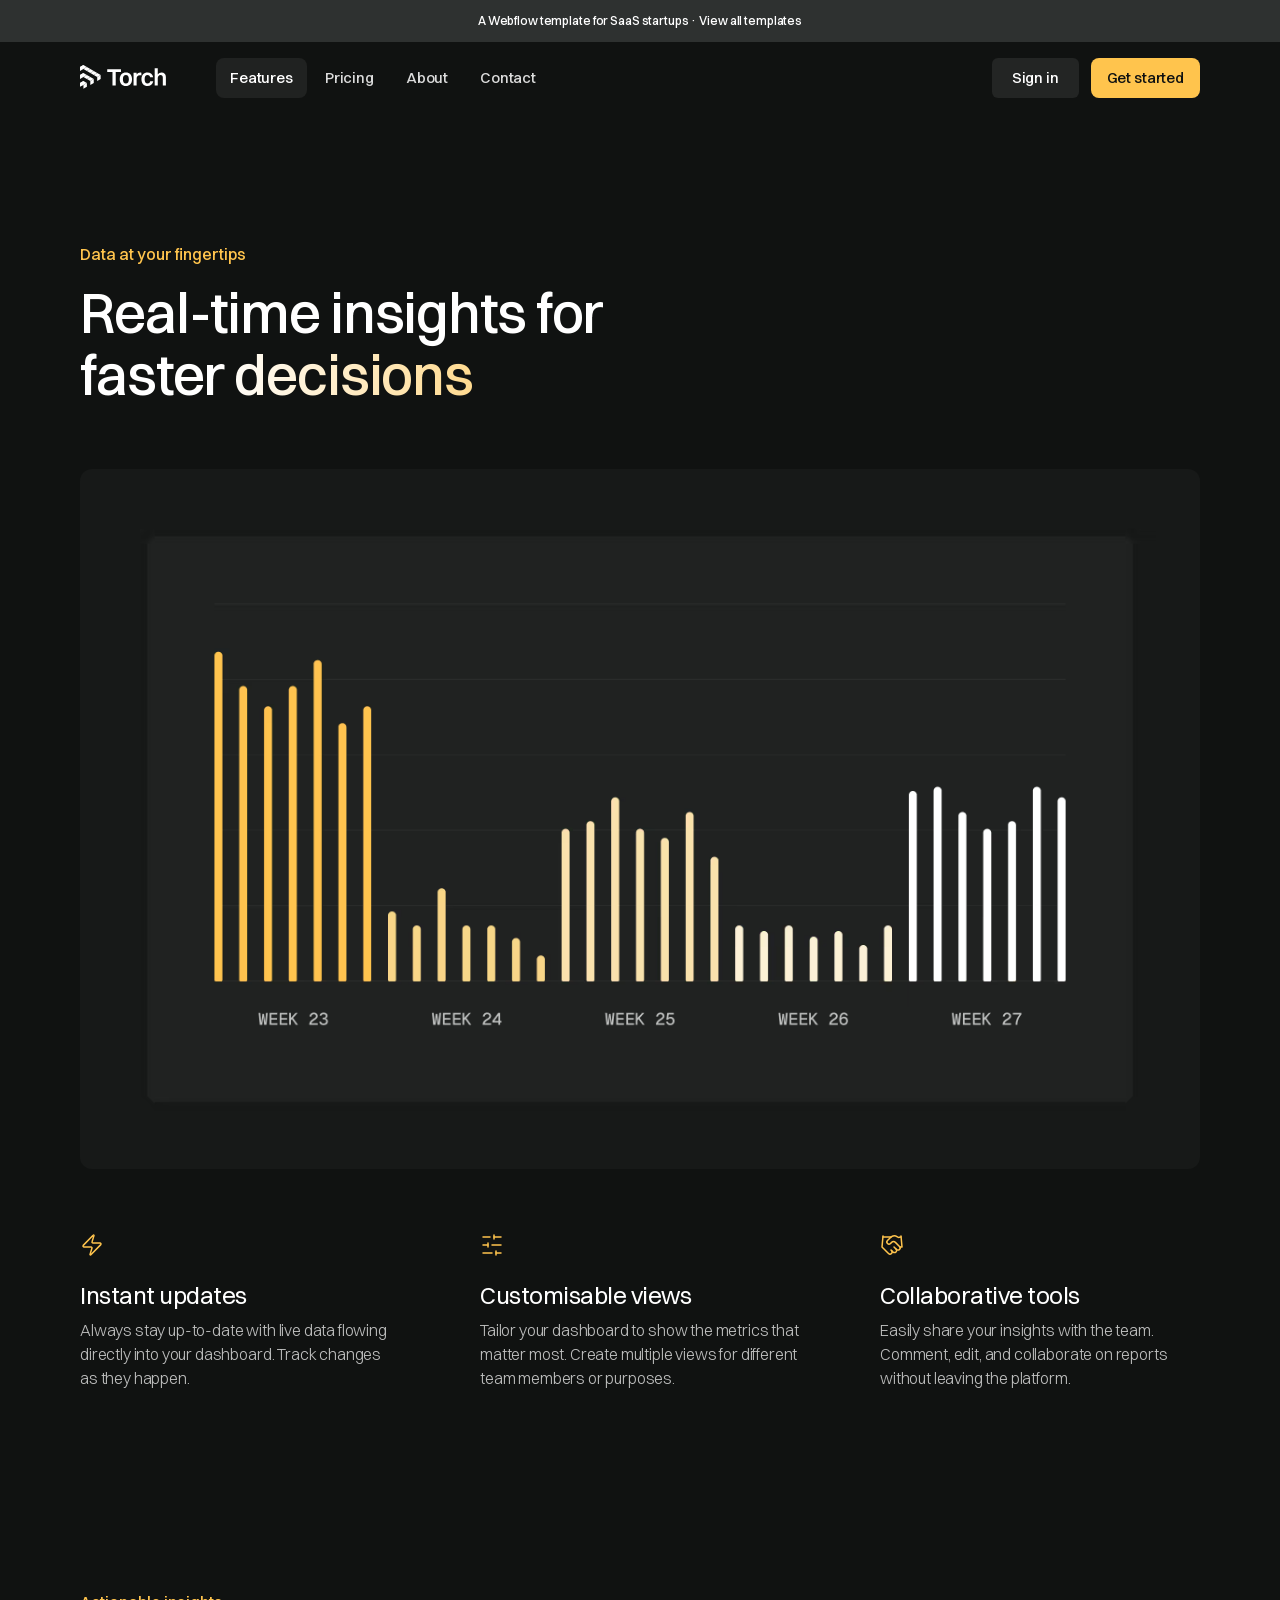
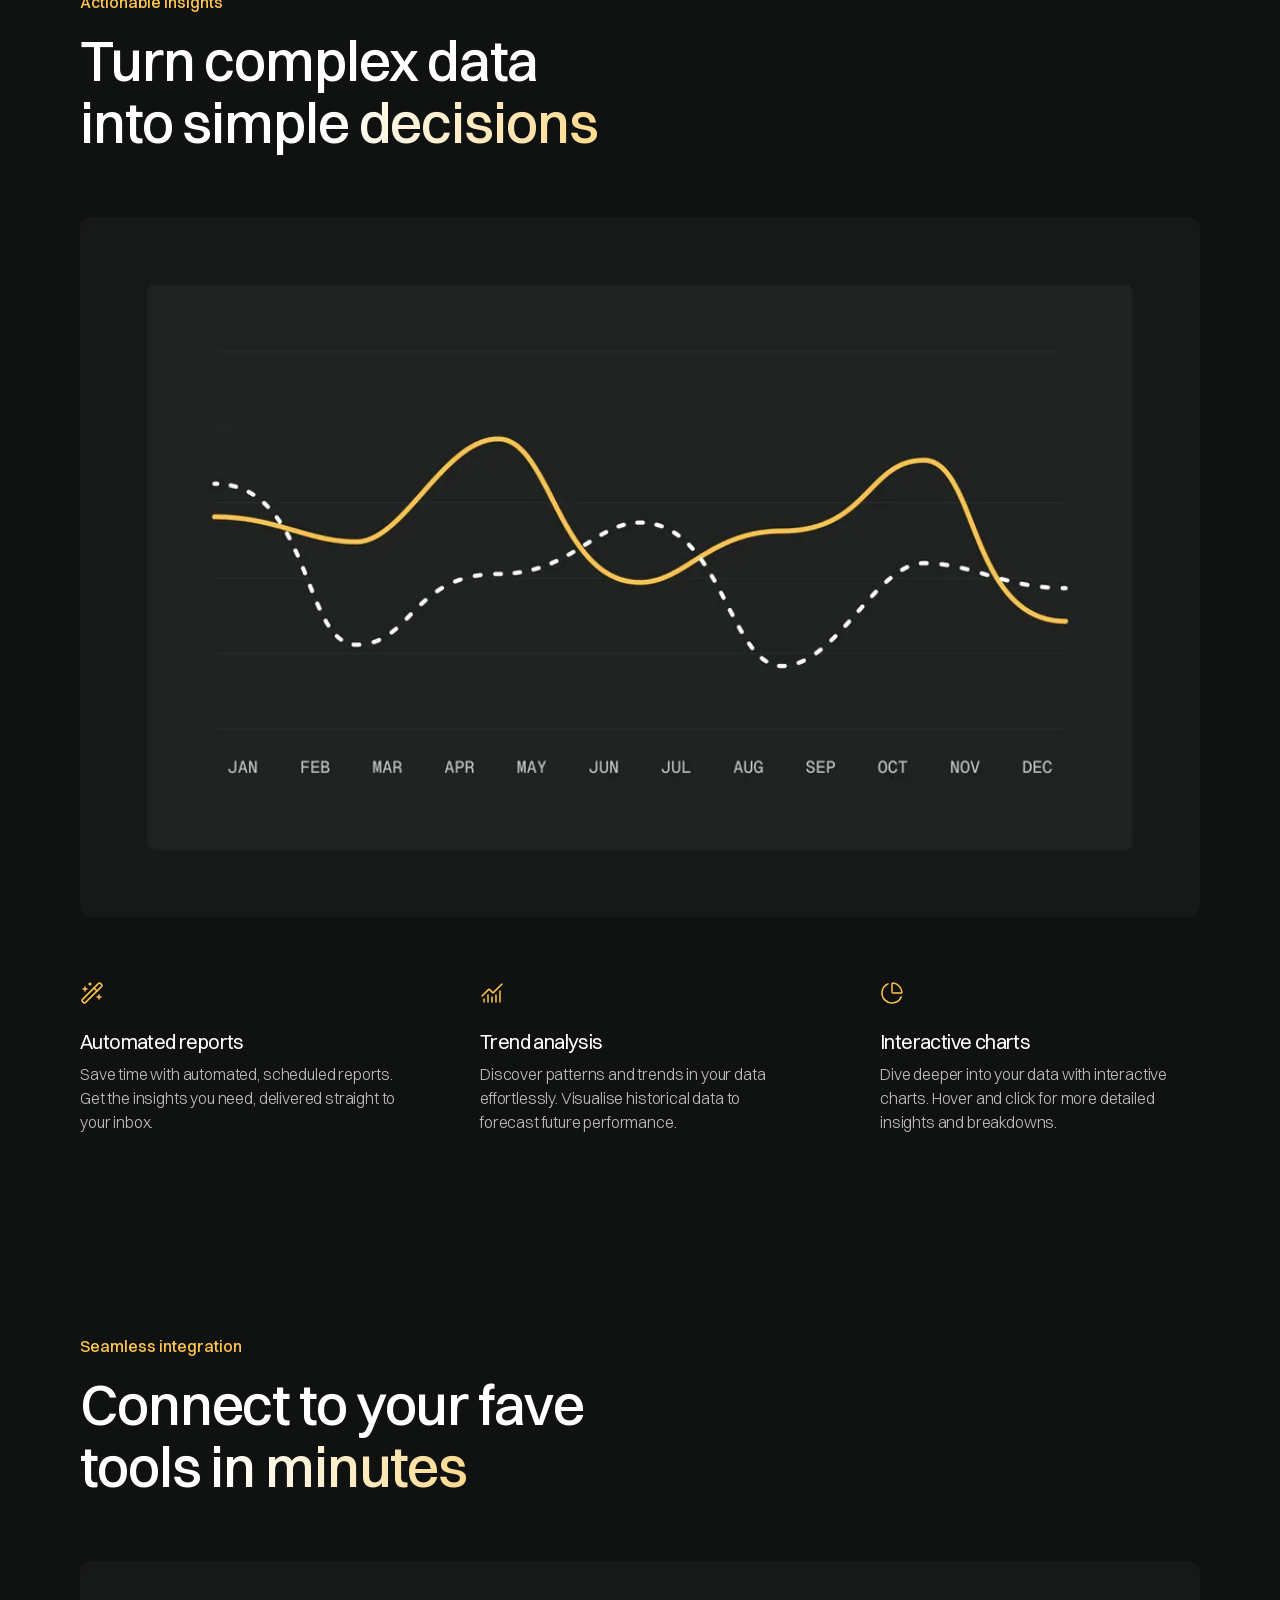
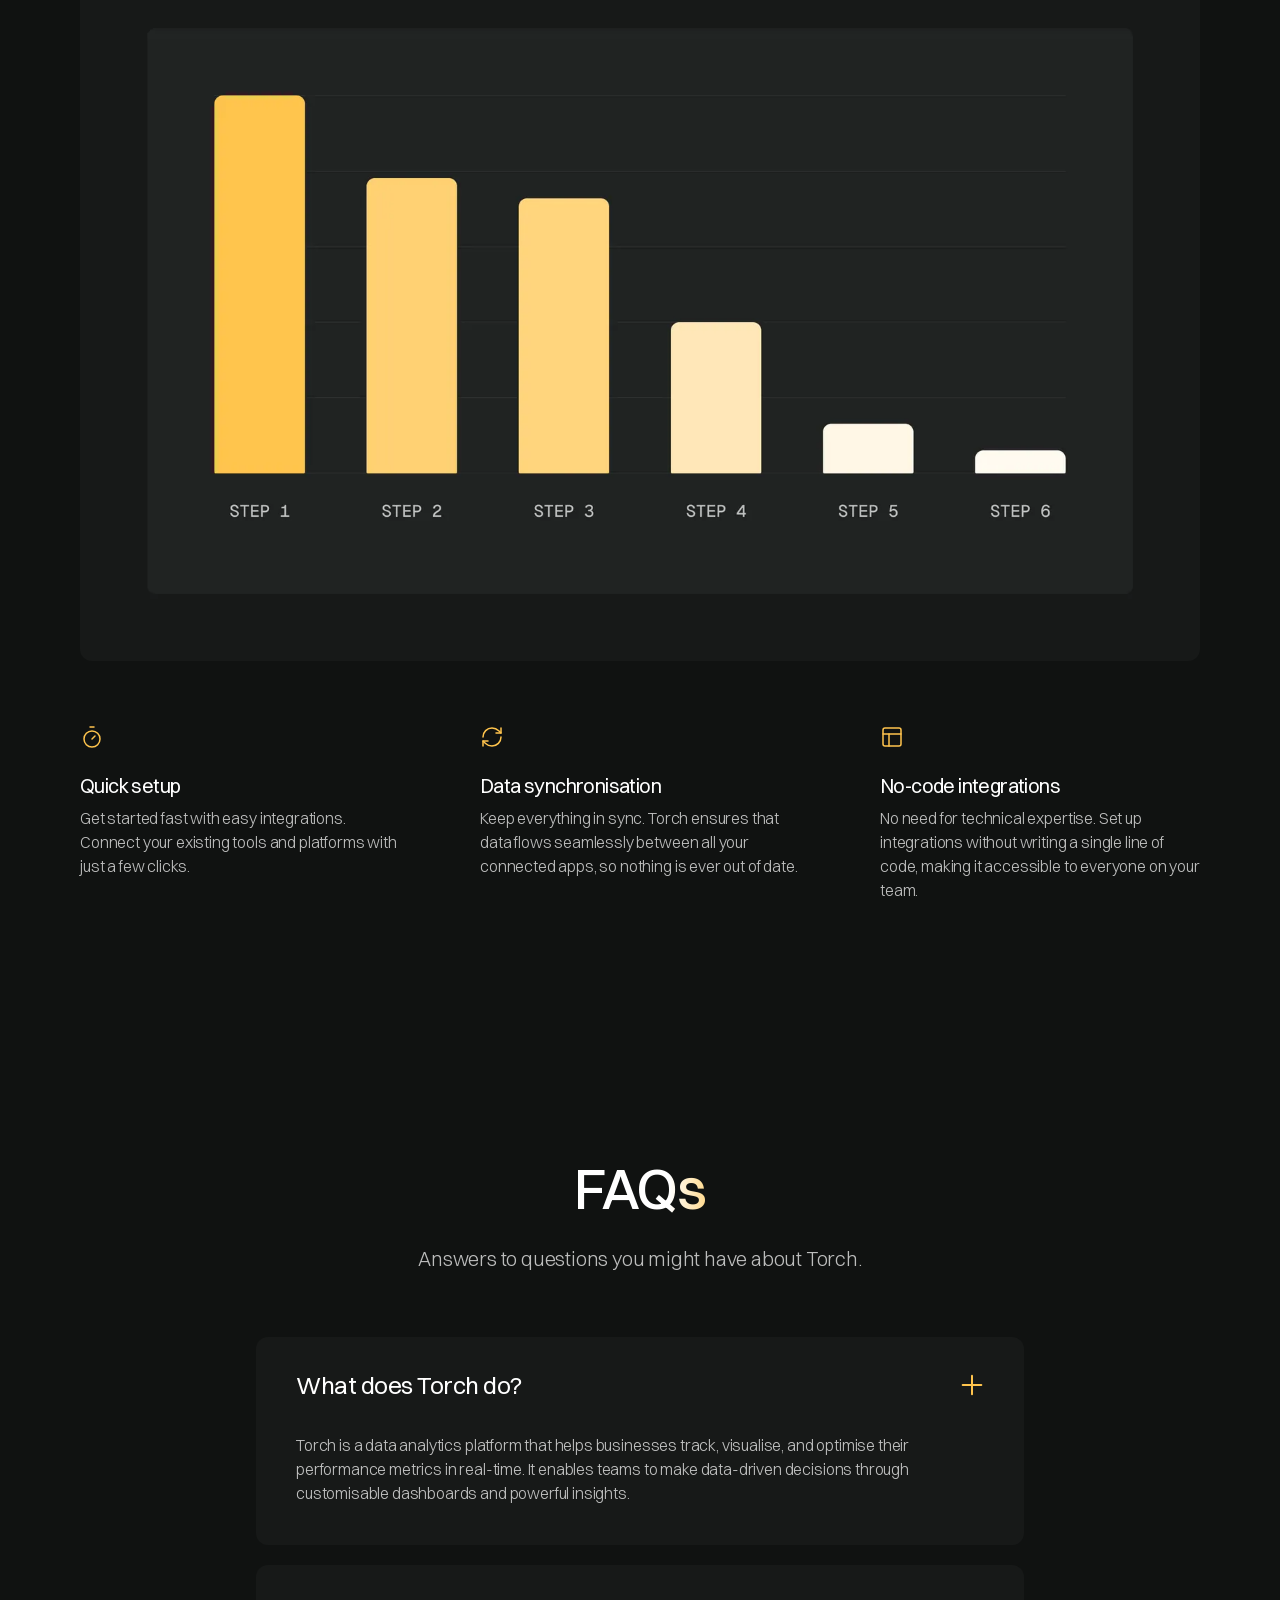
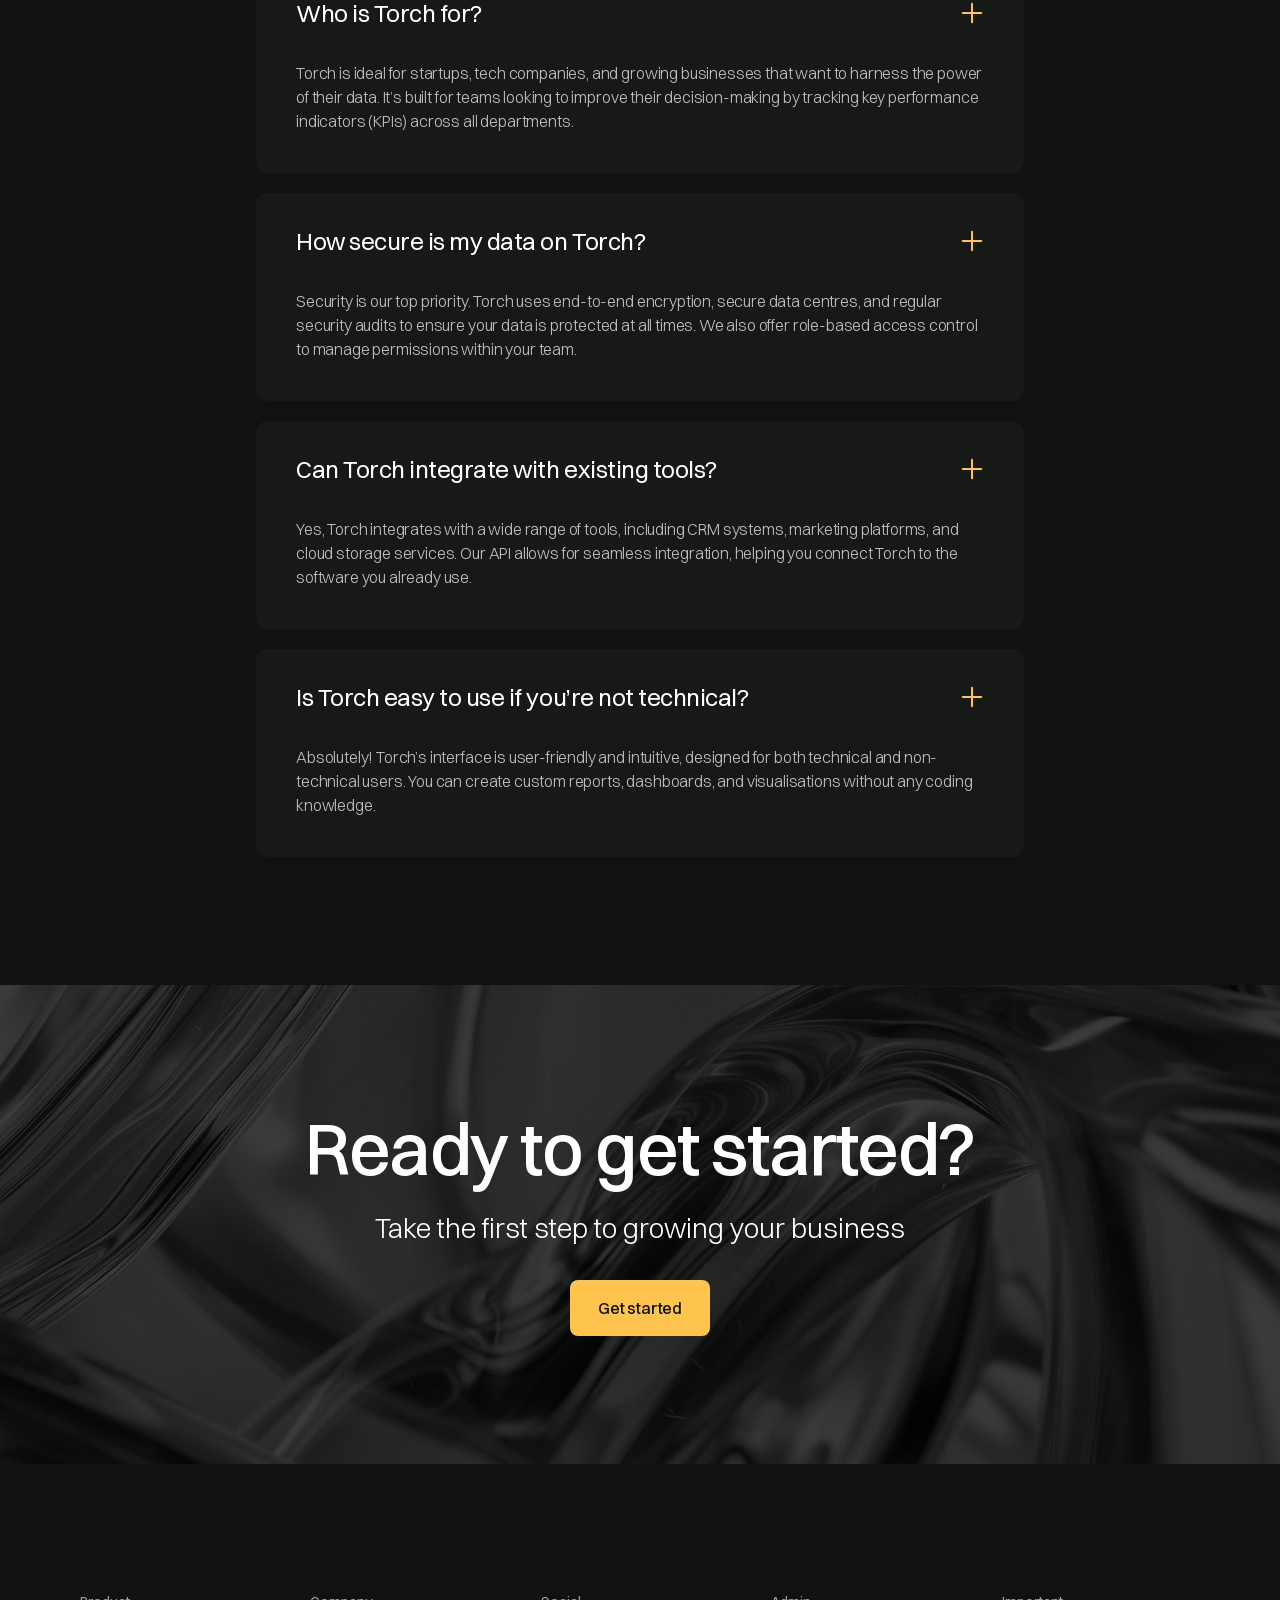
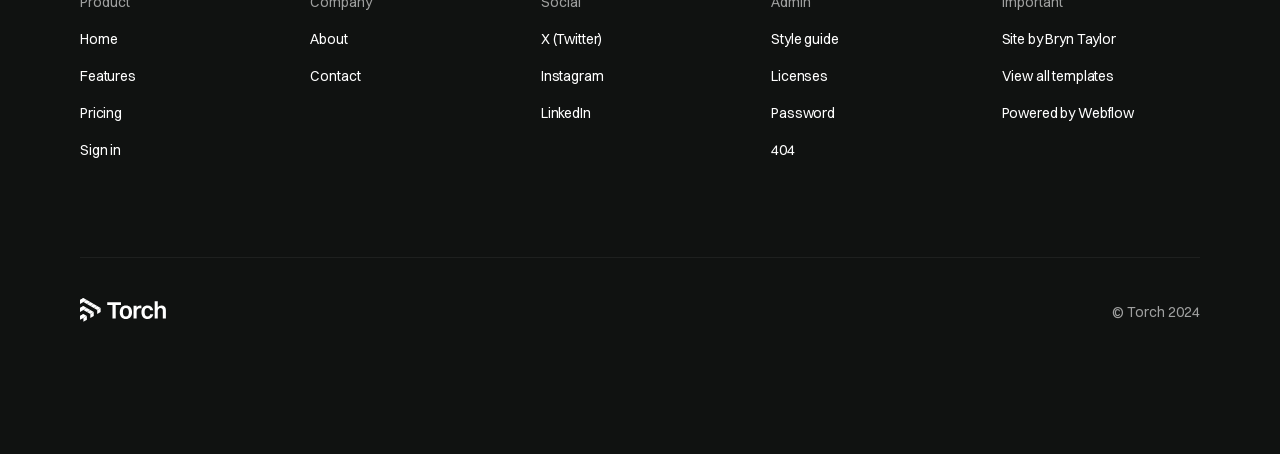
<file: features.html>
<!DOCTYPE html><!--  This site was created in Webflow. https://webflow.com  --><!--  Last Published: Mon Apr 28 2025 18:39:15 GMT+0000 (Coordinated Universal Time)  -->
<html data-wf-page="680fcb27335c921ad33153a4" data-wf-site="680fcb27335c921ad33153ad" lang="en">
<head>
  <meta charset="utf-8">
  <title>Torch · Features</title>
  <meta content="Torch is a high-quality template for SaaS tech startups. It has multiple pages, sections and components to suit your needs. Take your company&#x27;s online presence to the next level." name="description">
  <meta content="Torch · Features" property="og:title">
  <meta content="Torch is a high-quality template for SaaS tech startups. It has multiple pages, sections and components to suit your needs. Take your company&#x27;s online presence to the next level." property="og:description">
  <meta content="https://cdn.prod.website-files.com/66fad496e2674af9c6f8f4ef/6703e5e87c9ca1599100560c_torch-opengraph-image.png" property="og:image">
  <meta content="Torch · Features" property="twitter:title">
  <meta content="Torch is a high-quality template for SaaS tech startups. It has multiple pages, sections and components to suit your needs. Take your company&#x27;s online presence to the next level." property="twitter:description">
  <meta content="https://cdn.prod.website-files.com/66fad496e2674af9c6f8f4ef/6703e5e87c9ca1599100560c_torch-opengraph-image.png" property="twitter:image">
  <meta property="og:type" content="website">
  <meta content="summary_large_image" name="twitter:card">
  <meta content="width=device-width, initial-scale=1" name="viewport">
  <meta content="Webflow" name="generator">
  <link href="css/normalize.css" rel="stylesheet" type="text/css">
  <link href="css/webflow.css" rel="stylesheet" type="text/css">
  <link href="css/vs-code-activity-77cd26615c07830a27a2ec.webflow.css" rel="stylesheet" type="text/css">
  <script type="text/javascript">!function(o,c){var n=c.documentElement,t=" w-mod-";n.className+=t+"js",("ontouchstart"in o||o.DocumentTouch&&c instanceof DocumentTouch)&&(n.className+=t+"touch")}(window,document);</script>
  <link href="images/favicon.png" rel="shortcut icon" type="image/x-icon">
  <link href="images/webclip.png" rel="apple-touch-icon">
</head>
<body>
  <a href="https://www.bryntaylor.co.uk/platform/webflow?ref=template" target="_blank" class="section banner w-inline-block">
    <div class="container-large">
      <div>A Webflow template for SaaS startups · View all templates</div>
    </div>
  </a>
  <div data-animation="default" class="nav w-nav" data-easing2="ease" fs-scrolldisable-element="smart-nav" data-easing="ease" data-collapse="medium" data-w-id="abad23f6-3206-d95e-518e-2548f4c46996" role="banner" data-duration="400">
    <div class="nav-container">
      <div class="logo-wrapper">
        <a href="index.html" class="logo w-nav-brand"><img src="images/torch-logo.svg" loading="lazy" width="Auto" height="24" alt="Logo"></a>
        <nav role="navigation" id="w-node-abad23f6-3206-d95e-518e-2548f4c4699b-f4c46996" class="nav-menu w-nav-menu">
          <a href="features.html" aria-current="page" class="nav-link w-nav-link w--current">Features</a>
          <a href="pricing.html" class="nav-link w-nav-link">Pricing</a>
          <a href="about.html" class="nav-link w-nav-link">About</a>
          <a href="contact.html" class="nav-link w-nav-link">Contact</a>
        </nav>
      </div>
      <div id="w-node-abad23f6-3206-d95e-518e-2548f4c469b0-f4c46996" class="actions-wrapper">
        <a href="sign-in.html" class="button-secondary small hide-mobile-portrait w-button">Sign in</a>
        <a href="#" class="button small hide-mobile-portrait w-button">Get started</a>
        <div class="nav-menu-button w-nav-button">
          <div class="menu-icon">
            <div class="menu-icon-line-top"></div>
            <div class="menu-icon-line-bottom"></div>
          </div>
        </div>
      </div>
    </div>
  </div>
  <section class="section">
    <div class="container-large">
      <div class="features-list">
        <div class="w-layout-grid feature-item">
          <div class="feature-content">
            <div class="text-color-accent text-weight-medium">Data at your fingertips</div>
            <div class="spacer-16"></div>
            <h2 class="heading large"><span class="text-gradient-overlay">Real-time insights for faster decisions</span></h2>
          </div>
          <div class="image-wrapper"><img src="images/torch-product-image-2_1torch-product-image-2.avif" loading="lazy" sizes="(max-width: 767px) 83vw, (max-width: 991px) 87vw, 84vw" srcset="images/torch-product-image-2_1torch-product-image-2.avif 500w, images/torch-product-image-2_1torch-product-image-2.avif 800w, images/torch-product-image-2_1torch-product-image-2.avif 2400w" alt="Product image" class="feature-image"></div>
          <div class="grid-3-column">
            <div class="benefit-item"><img src="images/zap.svg" loading="lazy" alt="Zap icon" class="icon-medium">
              <div class="spacer-24"></div>
              <h3 class="heading regular">Instant updates</h3>
              <div class="spacer-8"></div>
              <p class="paragraph">Always stay up-to-date with live data flowing directly into your dashboard. Track changes as they happen.</p>
            </div>
            <div class="benefit-item"><img src="images/sliders-horizontal.svg" loading="lazy" alt="Sliders icon" class="icon-medium">
              <div class="spacer-24"></div>
              <h3 class="heading regular">Customisable views</h3>
              <div class="spacer-8"></div>
              <p class="paragraph">Tailor your dashboard to show the metrics that matter most. Create multiple views for different team members or purposes.</p>
            </div>
            <div class="benefit-item"><img src="images/handshake.svg" loading="lazy" alt="Handshake icon" class="icon-medium">
              <div class="spacer-24"></div>
              <h3 class="heading regular">Collaborative tools</h3>
              <div class="spacer-8"></div>
              <p class="paragraph">Easily share your insights with the team. Comment, edit, and collaborate on reports without leaving the platform.</p>
            </div>
          </div>
        </div>
        <div class="w-layout-grid feature-item">
          <div class="feature-content">
            <div class="text-color-accent text-weight-medium">Actionable insights</div>
            <div class="spacer-16"></div>
            <h2 class="heading large"><span class="text-gradient-overlay">Turn complex data into simple decisions</span></h2>
          </div>
          <div class="image-wrapper"><img src="images/torch-product-image-3_1torch-product-image-3.avif" loading="lazy" sizes="(max-width: 767px) 83vw, (max-width: 991px) 87vw, 84vw" srcset="images/torch-product-image-3_1torch-product-image-3.avif 500w, images/torch-product-image-3_1torch-product-image-3.avif 800w, images/torch-product-image-3_1torch-product-image-3.avif 1080w, images/torch-product-image-3_1torch-product-image-3.avif 2400w" alt="Product image" class="feature-image"></div>
          <div class="grid-3-column">
            <div class="benefit-item"><img src="images/wand-sparkles.svg" loading="lazy" alt="Magic icon" class="icon-medium">
              <div class="spacer-24"></div>
              <h3 class="heading small">Automated reports</h3>
              <div class="spacer-8"></div>
              <p class="paragraph">Save time with automated, scheduled reports. Get the insights you need, delivered straight to your inbox.</p>
            </div>
            <div class="benefit-item"><img src="images/chart-no-axes-combined.svg" loading="lazy" alt="Chart icon" class="icon-medium">
              <div class="spacer-24"></div>
              <h3 class="heading small">Trend analysis</h3>
              <div class="spacer-8"></div>
              <p class="paragraph">Discover patterns and trends in your data effortlessly. Visualise historical data to forecast future performance.</p>
            </div>
            <div class="benefit-item"><img src="images/chart-pie.svg" loading="lazy" alt="Pie icon" class="icon-medium">
              <div class="spacer-24"></div>
              <h3 class="heading small">Interactive charts</h3>
              <div class="spacer-8"></div>
              <p class="paragraph">Dive deeper into your data with interactive charts. Hover and click for more detailed insights and breakdowns.</p>
            </div>
          </div>
        </div>
        <div class="w-layout-grid feature-item">
          <div class="feature-content">
            <div class="text-color-accent text-weight-medium">Seamless integration</div>
            <div class="spacer-16"></div>
            <h2 class="heading large"><span class="text-gradient-overlay">Connect to your fave tools in minutes</span></h2>
          </div>
          <div class="image-wrapper"><img src="images/torch-product-image-4_1torch-product-image-4.avif" loading="lazy" sizes="(max-width: 767px) 83vw, (max-width: 991px) 87vw, 84vw" srcset="images/torch-product-image-4_1torch-product-image-4.avif 500w, images/torch-product-image-4_1torch-product-image-4.avif 800w, images/torch-product-image-4_1torch-product-image-4.avif 2400w" alt="Product image" class="feature-image"></div>
          <div class="grid-3-column">
            <div class="benefit-item"><img src="images/timer.svg" loading="lazy" alt="Timer icon" class="icon-medium">
              <div class="spacer-24"></div>
              <h3 class="heading small">Quick setup</h3>
              <div class="spacer-8"></div>
              <p class="paragraph">Get started fast with easy integrations. Connect your existing tools and platforms with just a few clicks.</p>
            </div>
            <div class="benefit-item"><img src="images/refresh-cw.svg" loading="lazy" alt="Refresh icon" class="icon-medium">
              <div class="spacer-24"></div>
              <h3 class="heading small">Data synchronisation</h3>
              <div class="spacer-8"></div>
              <p class="paragraph">Keep everything in sync. Torch ensures that data flows seamlessly between all your connected apps, so nothing is ever out of date.</p>
            </div>
            <div class="benefit-item"><img src="images/panels-top-left.svg" loading="lazy" alt="Panel icon" class="icon-medium">
              <div class="spacer-24"></div>
              <h3 class="heading small">No-code integrations</h3>
              <div class="spacer-8"></div>
              <p class="paragraph">No need for technical expertise. Set up integrations without writing a single line of code, making it accessible to everyone on your team.</p>
            </div>
          </div>
        </div>
      </div>
    </div>
  </section>
  <section class="section">
    <div class="container-small">
      <div class="w-layout-grid faq-wrapper">
        <div class="faq-content">
          <h2><span class="text-gradient-overlay">FAQs</span></h2>
          <div class="spacer-24"></div>
          <p class="paragraph large">Answers to questions you might have about Torch.</p>
        </div>
        <div class="w-layout-grid faq-list">
          <div class="faq-accordion">
            <div data-w-id="ec766c24-12b7-b94d-ff49-9f5d83ef1eb9" class="faq-question">
              <h3 class="heading regular">What does Torch do?</h3><img src="images/plus.svg" loading="lazy" alt="Plus icon" class="faq-icon">
            </div>
            <div class="faq-answer">
              <p>Torch is a data analytics platform that helps businesses track, visualise, and optimise their performance metrics in real-time. It enables teams to make data-driven decisions through customisable dashboards and powerful insights.</p>
              <div class="spacer-40"></div>
            </div>
          </div>
          <div class="faq-accordion">
            <div data-w-id="54dd60b7-6fa8-ef93-355b-a321568ed0f3" class="faq-question">
              <h3 class="heading regular">Who is Torch for?</h3><img src="images/plus.svg" loading="lazy" alt="Plus icon" class="faq-icon">
            </div>
            <div class="faq-answer">
              <p>Torch is ideal for startups, tech companies, and growing businesses that want to harness the power of their data. It’s built for teams looking to improve their decision-making by tracking key performance indicators (KPIs) across all departments.</p>
              <div class="spacer-40"></div>
            </div>
          </div>
          <div class="faq-accordion">
            <div data-w-id="8ab634aa-24ca-0337-fd94-c3fe5e0a7e59" class="faq-question">
              <h3 class="heading regular">How secure is my data on Torch?</h3><img src="images/plus.svg" loading="lazy" alt="Plus icon" class="faq-icon">
            </div>
            <div class="faq-answer">
              <p>Security is our top priority. Torch uses end-to-end encryption, secure data centres, and regular security audits to ensure your data is protected at all times. We also offer role-based access control to manage permissions within your team.</p>
              <div class="spacer-40"></div>
            </div>
          </div>
          <div class="faq-accordion">
            <div data-w-id="c4ba0a19-3c90-69c7-36b8-7f895b683a5d" class="faq-question">
              <h3 class="heading regular">Can Torch integrate with existing tools?</h3><img src="images/plus.svg" loading="lazy" alt="Plus icon" class="faq-icon">
            </div>
            <div class="faq-answer">
              <p>Yes, Torch integrates with a wide range of tools, including CRM systems, marketing platforms, and cloud storage services. Our API allows for seamless integration, helping you connect Torch to the software you already use.</p>
              <div class="spacer-40"></div>
            </div>
          </div>
          <div class="faq-accordion">
            <div data-w-id="ee4ae58f-1cc5-15cd-2792-90620b0aa16a" class="faq-question">
              <h3 class="heading regular">Is Torch easy to use if you’re not technical?</h3><img src="images/plus.svg" loading="lazy" alt="Plus icon" class="faq-icon">
            </div>
            <div class="faq-answer">
              <p>Absolutely! Torch’s interface is user-friendly and intuitive, designed for both technical and non-technical users. You can create custom reports, dashboards, and visualisations without any coding knowledge.</p>
              <div class="spacer-40"></div>
            </div>
          </div>
        </div>
      </div>
    </div>
  </section>
  <section class="section is-relative">
    <div class="cta-card-content">
      <div class="text-box">
        <div>
          <h2 class="heading extra-large">Ready to get started?</h2>
        </div>
        <div class="spacer-16"></div>
        <div class="paragraph extra-large">Take the first step to growing your business</div>
      </div>
      <div class="spacer-32"></div>
      <a href="#" class="button w-button">Get started</a>
    </div>
    <div class="gradient-image"></div>
  </section>
  <section class="section">
    <div class="container-large">
      <div class="footer-grid">
        <div class="footer-column">
          <div class="text-color-muted">Product</div>
          <a href="index.html" class="footer-link">Home</a>
          <a href="features.html" aria-current="page" class="footer-link w--current">Features</a>
          <a href="pricing.html" class="footer-link">Pricing</a>
          <a href="sign-in.html" class="footer-link">Sign in</a>
        </div>
        <div class="footer-column">
          <div class="text-color-muted">Company</div>
          <a href="about.html" class="footer-link">About</a>
          <a href="contact.html" class="footer-link">Contact</a>
        </div>
        <div class="footer-column">
          <div class="text-color-muted">Social</div>
          <a href="https://x.com/" target="_blank" class="footer-link">X (Twitter)</a>
          <a href="https://www.instagram.com/" target="_blank" class="footer-link">Instagram</a>
          <a href="https://www.linkedin.com/" target="_blank" class="footer-link">LinkedIn</a>
        </div>
        <div class="footer-column">
          <div class="text-color-muted">Admin</div>
          <a href="admin/styleguide.html" class="footer-link">Style guide</a>
          <a href="admin/licenses.html" class="footer-link">Licenses</a>
          <a href="401.html" class="footer-link">Password</a>
          <a href="404.html" class="footer-link">404</a>
        </div>
        <div class="footer-column">
          <div class="text-color-muted">Important</div>
          <a href="https://www.bryntaylor.co.uk/?ref=template" target="_blank" class="footer-link">Site by Bryn Taylor</a>
          <a href="https://www.bryntaylor.co.uk/platform/webflow?ref=template" target="_blank" class="footer-link">View all templates</a>
          <a href="https://webflow.com/" target="_blank" class="footer-link">Powered by Webflow</a>
        </div>
      </div>
      <div class="spacer-96"></div>
      <div class="divider-line"></div>
      <div class="spacer-40"></div>
      <div class="footer-bottom">
        <a href="index.html" class="logo w-nav-brand"><img src="images/torch-logo.svg" loading="lazy" width="Auto" height="24" alt="Logo"></a>
        <div class="footer-link text-color-muted">© Torch 2024</div>
      </div>
    </div>
  </section>
  <script src="https://d3e54v103j8qbb.cloudfront.net/js/jquery-3.5.1.min.dc5e7f18c8.js?site=680fcb27335c921ad33153ad" type="text/javascript" integrity="sha256-9/aliU8dGd2tb6OSsuzixeV4y/faTqgFtohetphbbj0=" crossorigin="anonymous"></script>
  <script src="js/webflow.js" type="text/javascript"></script>
</body>
</html>
</file>
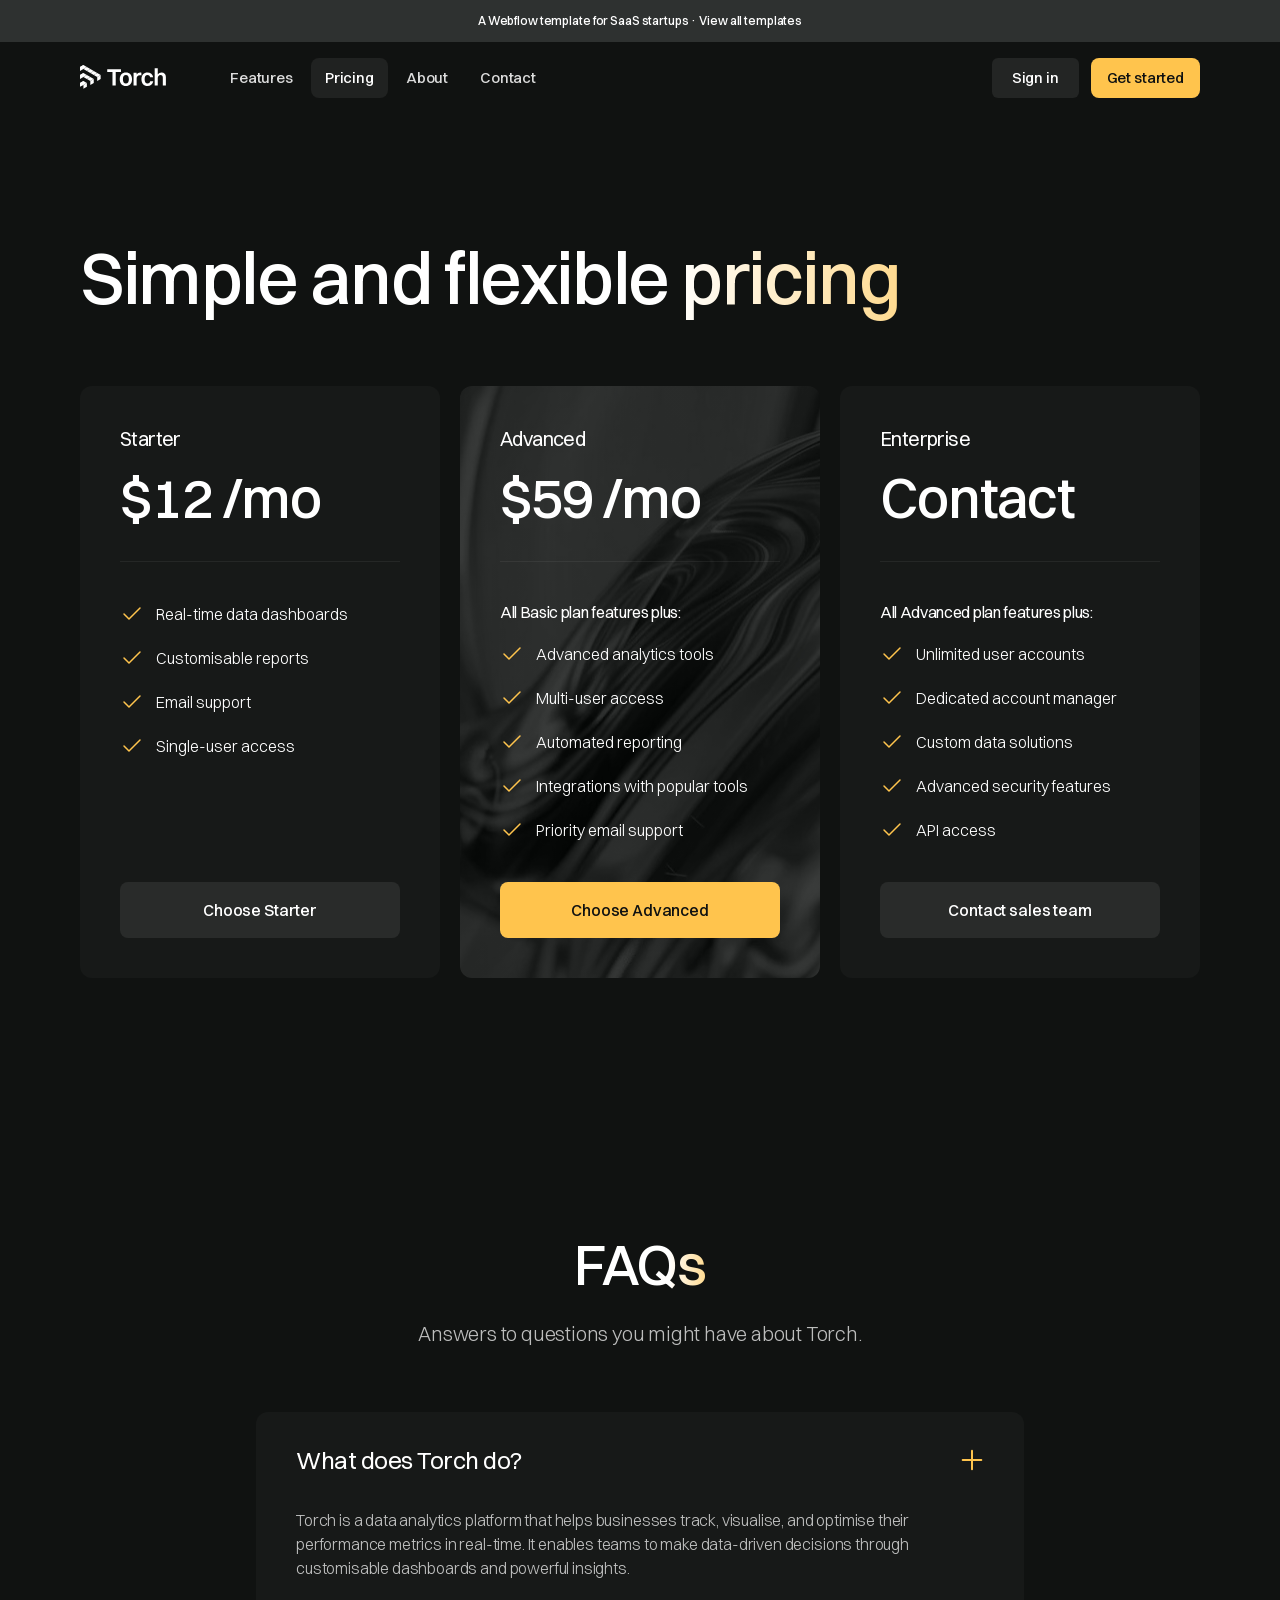
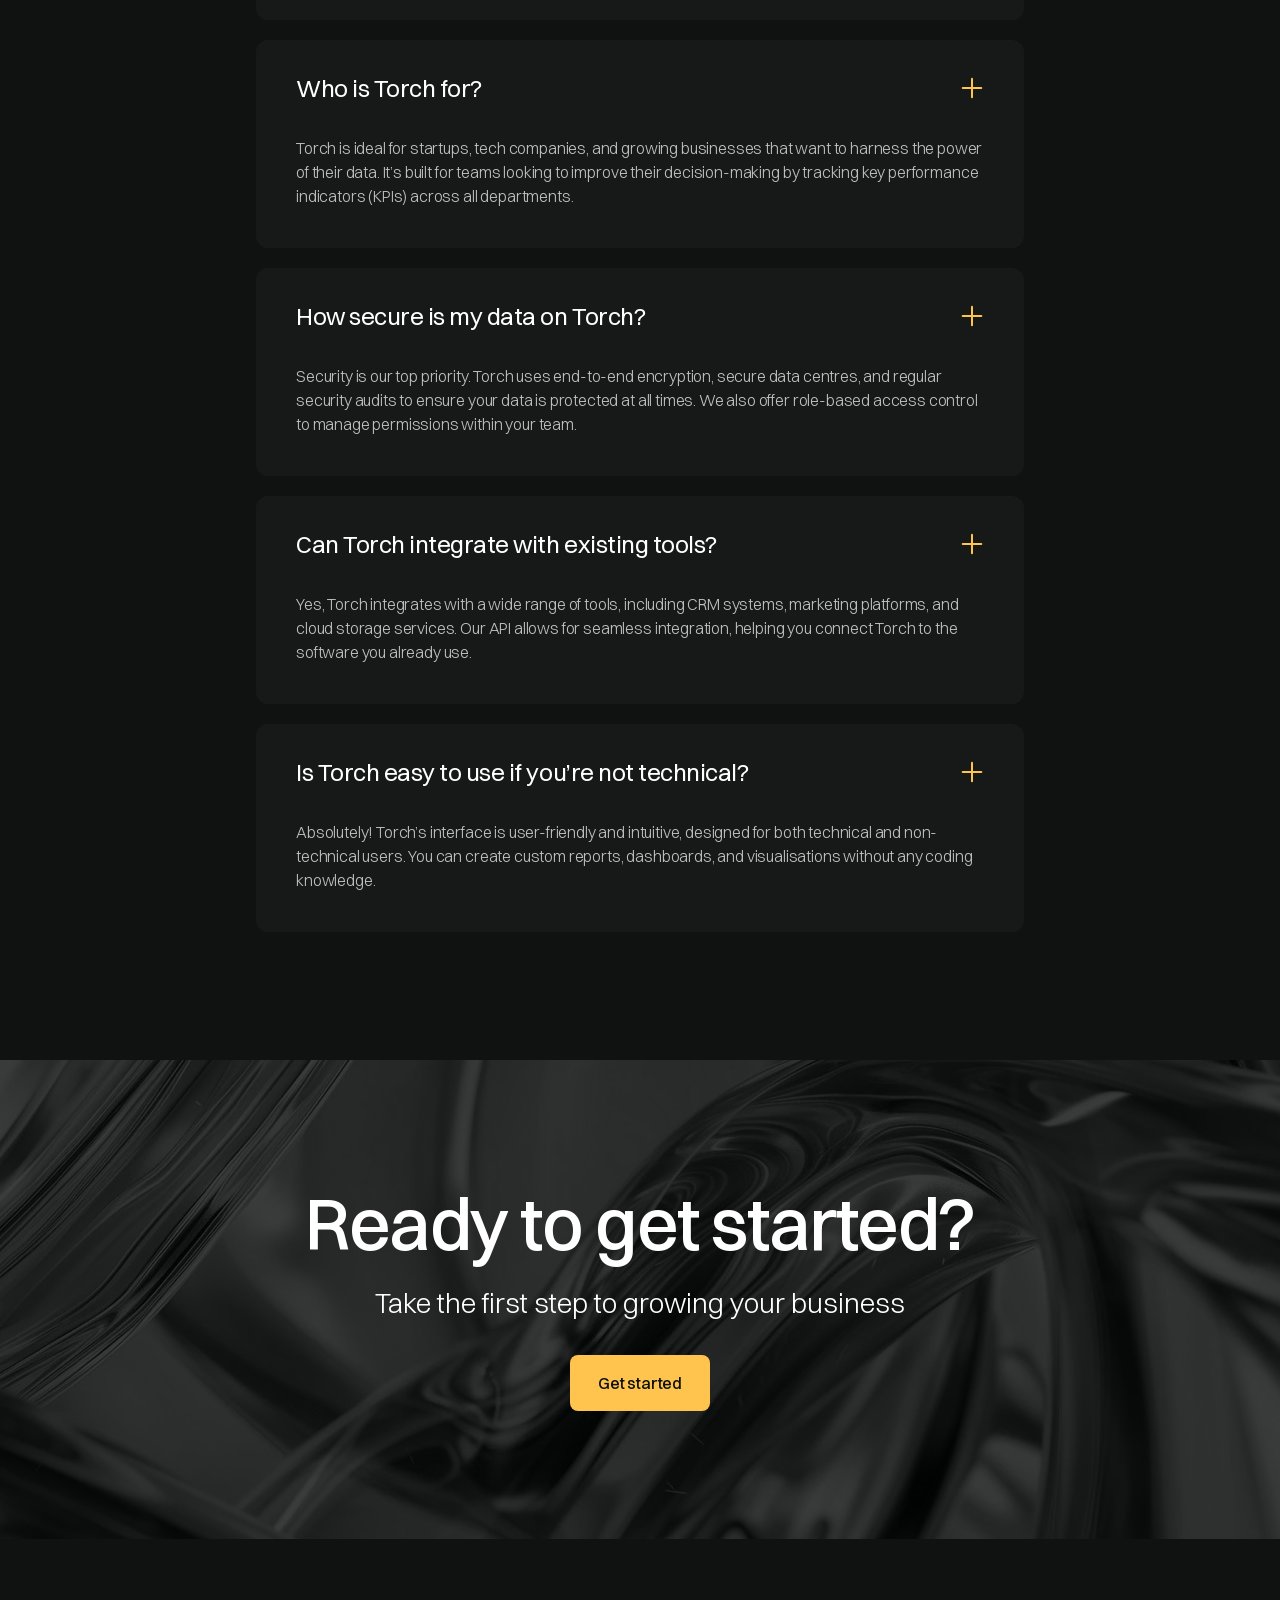
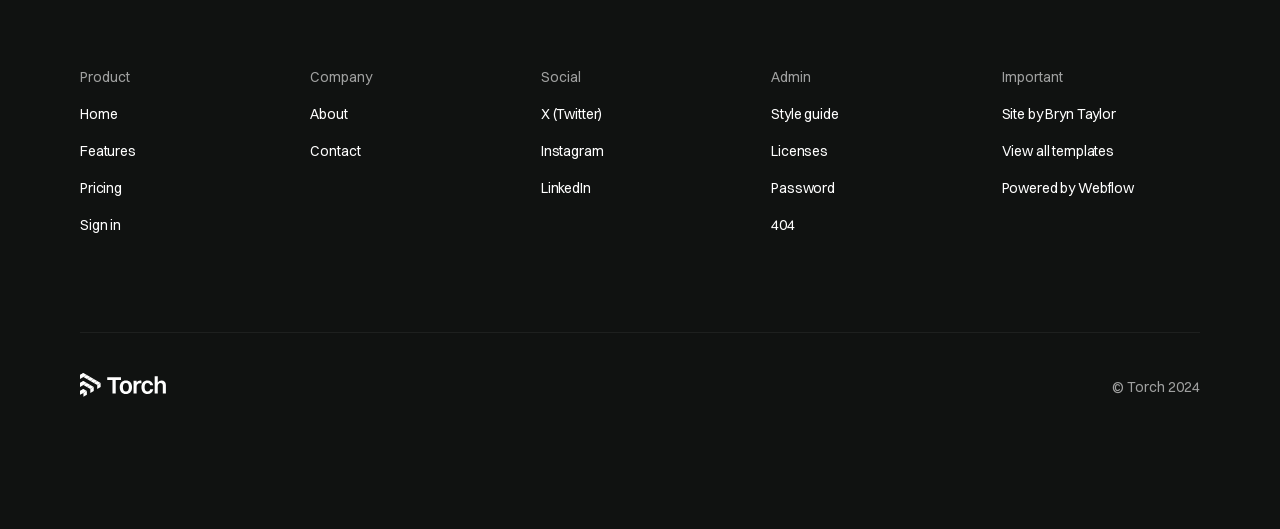
<file: pricing.html>
<!DOCTYPE html><!--  This site was created in Webflow. https://webflow.com  --><!--  Last Published: Mon Apr 28 2025 18:39:15 GMT+0000 (Coordinated Universal Time)  -->
<html data-wf-page="680fcb27335c921ad33153a3" data-wf-site="680fcb27335c921ad33153ad" lang="en">
<head>
  <meta charset="utf-8">
  <title>Torch · Pricing</title>
  <meta content="Torch is a high-quality template for SaaS tech startups. It has multiple pages, sections and components to suit your needs. Take your company&#x27;s online presence to the next level." name="description">
  <meta content="Torch · Pricing" property="og:title">
  <meta content="Torch is a high-quality template for SaaS tech startups. It has multiple pages, sections and components to suit your needs. Take your company&#x27;s online presence to the next level." property="og:description">
  <meta content="https://cdn.prod.website-files.com/66fad496e2674af9c6f8f4ef/6703e5e87c9ca1599100560c_torch-opengraph-image.png" property="og:image">
  <meta content="Torch · Pricing" property="twitter:title">
  <meta content="Torch is a high-quality template for SaaS tech startups. It has multiple pages, sections and components to suit your needs. Take your company&#x27;s online presence to the next level." property="twitter:description">
  <meta content="https://cdn.prod.website-files.com/66fad496e2674af9c6f8f4ef/6703e5e87c9ca1599100560c_torch-opengraph-image.png" property="twitter:image">
  <meta property="og:type" content="website">
  <meta content="summary_large_image" name="twitter:card">
  <meta content="width=device-width, initial-scale=1" name="viewport">
  <meta content="Webflow" name="generator">
  <link href="css/normalize.css" rel="stylesheet" type="text/css">
  <link href="css/webflow.css" rel="stylesheet" type="text/css">
  <link href="css/vs-code-activity-77cd26615c07830a27a2ec.webflow.css" rel="stylesheet" type="text/css">
  <script type="text/javascript">!function(o,c){var n=c.documentElement,t=" w-mod-";n.className+=t+"js",("ontouchstart"in o||o.DocumentTouch&&c instanceof DocumentTouch)&&(n.className+=t+"touch")}(window,document);</script>
  <link href="images/favicon.png" rel="shortcut icon" type="image/x-icon">
  <link href="images/webclip.png" rel="apple-touch-icon">
</head>
<body>
  <a href="https://www.bryntaylor.co.uk/platform/webflow?ref=template" target="_blank" class="section banner w-inline-block">
    <div class="container-large">
      <div>A Webflow template for SaaS startups · View all templates</div>
    </div>
  </a>
  <div data-animation="default" class="nav w-nav" data-easing2="ease" fs-scrolldisable-element="smart-nav" data-easing="ease" data-collapse="medium" data-w-id="abad23f6-3206-d95e-518e-2548f4c46996" role="banner" data-duration="400">
    <div class="nav-container">
      <div class="logo-wrapper">
        <a href="index.html" class="logo w-nav-brand"><img src="images/torch-logo.svg" loading="lazy" width="Auto" height="24" alt="Logo"></a>
        <nav role="navigation" id="w-node-abad23f6-3206-d95e-518e-2548f4c4699b-f4c46996" class="nav-menu w-nav-menu">
          <a href="features.html" class="nav-link w-nav-link">Features</a>
          <a href="pricing.html" aria-current="page" class="nav-link w-nav-link w--current">Pricing</a>
          <a href="about.html" class="nav-link w-nav-link">About</a>
          <a href="contact.html" class="nav-link w-nav-link">Contact</a>
        </nav>
      </div>
      <div id="w-node-abad23f6-3206-d95e-518e-2548f4c469b0-f4c46996" class="actions-wrapper">
        <a href="sign-in.html" class="button-secondary small hide-mobile-portrait w-button">Sign in</a>
        <a href="#" class="button small hide-mobile-portrait w-button">Get started</a>
        <div class="nav-menu-button w-nav-button">
          <div class="menu-icon">
            <div class="menu-icon-line-top"></div>
            <div class="menu-icon-line-bottom"></div>
          </div>
        </div>
      </div>
    </div>
  </div>
  <section class="section">
    <div class="container-large">
      <h1 data-w-id="05c97b58-b1ac-eabe-afbc-3861dce3b03f" class="heading extra-large"><span class="text-gradient-overlay">Simple and flexible pricing</span></h1>
      <div class="spacer-64"></div>
      <div class="w-layout-grid pricing-list">
        <div class="pricing-card">
          <div class="pricing-card-top">
            <div class="heading small">Starter</div>
            <div class="spacer-16"></div>
            <div class="heading large">$12 /mo</div>
            <div class="spacer-32"></div>
            <div class="divider-line"></div>
            <div class="spacer-40"></div>
            <div class="pricing-features-list">
              <div class="pricing-feature"><img src="images/check.svg" loading="lazy" alt="Check icon" class="icon-24">
                <div>Real-time data dashboards</div>
              </div>
              <div class="pricing-feature"><img src="images/check.svg" loading="lazy" alt="Check icon" class="icon-24">
                <div>Customisable reports</div>
              </div>
              <div class="pricing-feature"><img src="images/check.svg" loading="lazy" alt="Check icon" class="icon-24">
                <div>Email support</div>
              </div>
              <div class="pricing-feature"><img src="images/check.svg" loading="lazy" alt="Check icon" class="icon-24">
                <div>Single-user access</div>
              </div>
            </div>
          </div>
          <a href="#" class="button-secondary full-width w-button">Choose Starter</a>
        </div>
        <div class="card-item featured">
          <div class="gradient-image"></div>
          <div class="pricing-card-content">
            <div class="pricing-card-top">
              <div>
                <div class="heading small">Advanced</div>
              </div>
              <div class="spacer-16"></div>
              <div class="heading large">$59 /mo</div>
              <div class="spacer-32"></div>
              <div class="divider-line"></div>
              <div class="spacer-40"></div>
              <div class="pricing-features-list">
                <div class="pricing-feature">
                  <div class="heading extra-small">All Basic plan features plus:</div>
                </div>
                <div class="pricing-feature"><img src="images/check.svg" loading="lazy" alt="Check icon" class="icon-24">
                  <div>Advanced analytics tools</div>
                </div>
                <div class="pricing-feature"><img src="images/check.svg" loading="lazy" alt="Check icon" class="icon-24">
                  <div>Multi-user access</div>
                </div>
                <div class="pricing-feature"><img src="images/check.svg" loading="lazy" alt="Check icon" class="icon-24">
                  <div>Automated reporting</div>
                </div>
                <div class="pricing-feature"><img src="images/check.svg" loading="lazy" alt="Check icon" class="icon-24">
                  <div>Integrations with popular tools</div>
                </div>
                <div class="pricing-feature"><img src="images/check.svg" loading="lazy" alt="Check icon" class="icon-24">
                  <div>Priority email support</div>
                </div>
              </div>
            </div>
            <a href="#" class="button full-width w-button">Choose Advanced</a>
          </div>
        </div>
        <div class="card-item">
          <div class="heading small">Enterprise</div>
          <div class="spacer-16"></div>
          <div class="heading large">Contact</div>
          <div class="spacer-32"></div>
          <div class="divider-line"></div>
          <div class="spacer-40"></div>
          <div class="pricing-features-list">
            <div class="heading extra-small">All Advanced plan features plus:</div>
            <div class="pricing-feature"><img src="images/check.svg" loading="lazy" alt="Check icon" class="icon-24">
              <div>Unlimited user accounts</div>
            </div>
            <div class="pricing-feature"><img src="images/check.svg" loading="lazy" alt="Check icon" class="icon-24">
              <div>Dedicated account manager</div>
            </div>
            <div class="pricing-feature"><img src="images/check.svg" loading="lazy" alt="Check icon" class="icon-24">
              <div>Custom data solutions</div>
            </div>
            <div class="pricing-feature"><img src="images/check.svg" loading="lazy" alt="Check icon" class="icon-24">
              <div>Advanced security features</div>
            </div>
            <div class="pricing-feature"><img src="images/check.svg" loading="lazy" alt="Check icon" class="icon-24">
              <div>API access</div>
            </div>
          </div>
          <a href="contact.html" class="button-secondary full-width w-button">Contact sales team</a>
        </div>
      </div>
    </div>
  </section>
  <section class="section">
    <div class="container-small">
      <div class="w-layout-grid faq-wrapper">
        <div class="faq-content">
          <h2><span class="text-gradient-overlay">FAQs</span></h2>
          <div class="spacer-24"></div>
          <p class="paragraph large">Answers to questions you might have about Torch.</p>
        </div>
        <div class="w-layout-grid faq-list">
          <div class="faq-accordion">
            <div data-w-id="ec766c24-12b7-b94d-ff49-9f5d83ef1eb9" class="faq-question">
              <h3 class="heading regular">What does Torch do?</h3><img src="images/plus.svg" loading="lazy" alt="Plus icon" class="faq-icon">
            </div>
            <div class="faq-answer">
              <p>Torch is a data analytics platform that helps businesses track, visualise, and optimise their performance metrics in real-time. It enables teams to make data-driven decisions through customisable dashboards and powerful insights.</p>
              <div class="spacer-40"></div>
            </div>
          </div>
          <div class="faq-accordion">
            <div data-w-id="54dd60b7-6fa8-ef93-355b-a321568ed0f3" class="faq-question">
              <h3 class="heading regular">Who is Torch for?</h3><img src="images/plus.svg" loading="lazy" alt="Plus icon" class="faq-icon">
            </div>
            <div class="faq-answer">
              <p>Torch is ideal for startups, tech companies, and growing businesses that want to harness the power of their data. It’s built for teams looking to improve their decision-making by tracking key performance indicators (KPIs) across all departments.</p>
              <div class="spacer-40"></div>
            </div>
          </div>
          <div class="faq-accordion">
            <div data-w-id="8ab634aa-24ca-0337-fd94-c3fe5e0a7e59" class="faq-question">
              <h3 class="heading regular">How secure is my data on Torch?</h3><img src="images/plus.svg" loading="lazy" alt="Plus icon" class="faq-icon">
            </div>
            <div class="faq-answer">
              <p>Security is our top priority. Torch uses end-to-end encryption, secure data centres, and regular security audits to ensure your data is protected at all times. We also offer role-based access control to manage permissions within your team.</p>
              <div class="spacer-40"></div>
            </div>
          </div>
          <div class="faq-accordion">
            <div data-w-id="c4ba0a19-3c90-69c7-36b8-7f895b683a5d" class="faq-question">
              <h3 class="heading regular">Can Torch integrate with existing tools?</h3><img src="images/plus.svg" loading="lazy" alt="Plus icon" class="faq-icon">
            </div>
            <div class="faq-answer">
              <p>Yes, Torch integrates with a wide range of tools, including CRM systems, marketing platforms, and cloud storage services. Our API allows for seamless integration, helping you connect Torch to the software you already use.</p>
              <div class="spacer-40"></div>
            </div>
          </div>
          <div class="faq-accordion">
            <div data-w-id="ee4ae58f-1cc5-15cd-2792-90620b0aa16a" class="faq-question">
              <h3 class="heading regular">Is Torch easy to use if you’re not technical?</h3><img src="images/plus.svg" loading="lazy" alt="Plus icon" class="faq-icon">
            </div>
            <div class="faq-answer">
              <p>Absolutely! Torch’s interface is user-friendly and intuitive, designed for both technical and non-technical users. You can create custom reports, dashboards, and visualisations without any coding knowledge.</p>
              <div class="spacer-40"></div>
            </div>
          </div>
        </div>
      </div>
    </div>
  </section>
  <section class="section is-relative">
    <div class="cta-card-content">
      <div class="text-box">
        <div>
          <h2 class="heading extra-large">Ready to get started?</h2>
        </div>
        <div class="spacer-16"></div>
        <div class="paragraph extra-large">Take the first step to growing your business</div>
      </div>
      <div class="spacer-32"></div>
      <a href="#" class="button w-button">Get started</a>
    </div>
    <div class="gradient-image"></div>
  </section>
  <section class="section">
    <div class="container-large">
      <div class="footer-grid">
        <div class="footer-column">
          <div class="text-color-muted">Product</div>
          <a href="index.html" class="footer-link">Home</a>
          <a href="features.html" class="footer-link">Features</a>
          <a href="pricing.html" aria-current="page" class="footer-link w--current">Pricing</a>
          <a href="sign-in.html" class="footer-link">Sign in</a>
        </div>
        <div class="footer-column">
          <div class="text-color-muted">Company</div>
          <a href="about.html" class="footer-link">About</a>
          <a href="contact.html" class="footer-link">Contact</a>
        </div>
        <div class="footer-column">
          <div class="text-color-muted">Social</div>
          <a href="https://x.com/" target="_blank" class="footer-link">X (Twitter)</a>
          <a href="https://www.instagram.com/" target="_blank" class="footer-link">Instagram</a>
          <a href="https://www.linkedin.com/" target="_blank" class="footer-link">LinkedIn</a>
        </div>
        <div class="footer-column">
          <div class="text-color-muted">Admin</div>
          <a href="admin/styleguide.html" class="footer-link">Style guide</a>
          <a href="admin/licenses.html" class="footer-link">Licenses</a>
          <a href="401.html" class="footer-link">Password</a>
          <a href="404.html" class="footer-link">404</a>
        </div>
        <div class="footer-column">
          <div class="text-color-muted">Important</div>
          <a href="https://www.bryntaylor.co.uk/?ref=template" target="_blank" class="footer-link">Site by Bryn Taylor</a>
          <a href="https://www.bryntaylor.co.uk/platform/webflow?ref=template" target="_blank" class="footer-link">View all templates</a>
          <a href="https://webflow.com/" target="_blank" class="footer-link">Powered by Webflow</a>
        </div>
      </div>
      <div class="spacer-96"></div>
      <div class="divider-line"></div>
      <div class="spacer-40"></div>
      <div class="footer-bottom">
        <a href="index.html" class="logo w-nav-brand"><img src="images/torch-logo.svg" loading="lazy" width="Auto" height="24" alt="Logo"></a>
        <div class="footer-link text-color-muted">© Torch 2024</div>
      </div>
    </div>
  </section>
  <script src="https://d3e54v103j8qbb.cloudfront.net/js/jquery-3.5.1.min.dc5e7f18c8.js?site=680fcb27335c921ad33153ad" type="text/javascript" integrity="sha256-9/aliU8dGd2tb6OSsuzixeV4y/faTqgFtohetphbbj0=" crossorigin="anonymous"></script>
  <script src="js/webflow.js" type="text/javascript"></script>
</body>
</html>
</file>
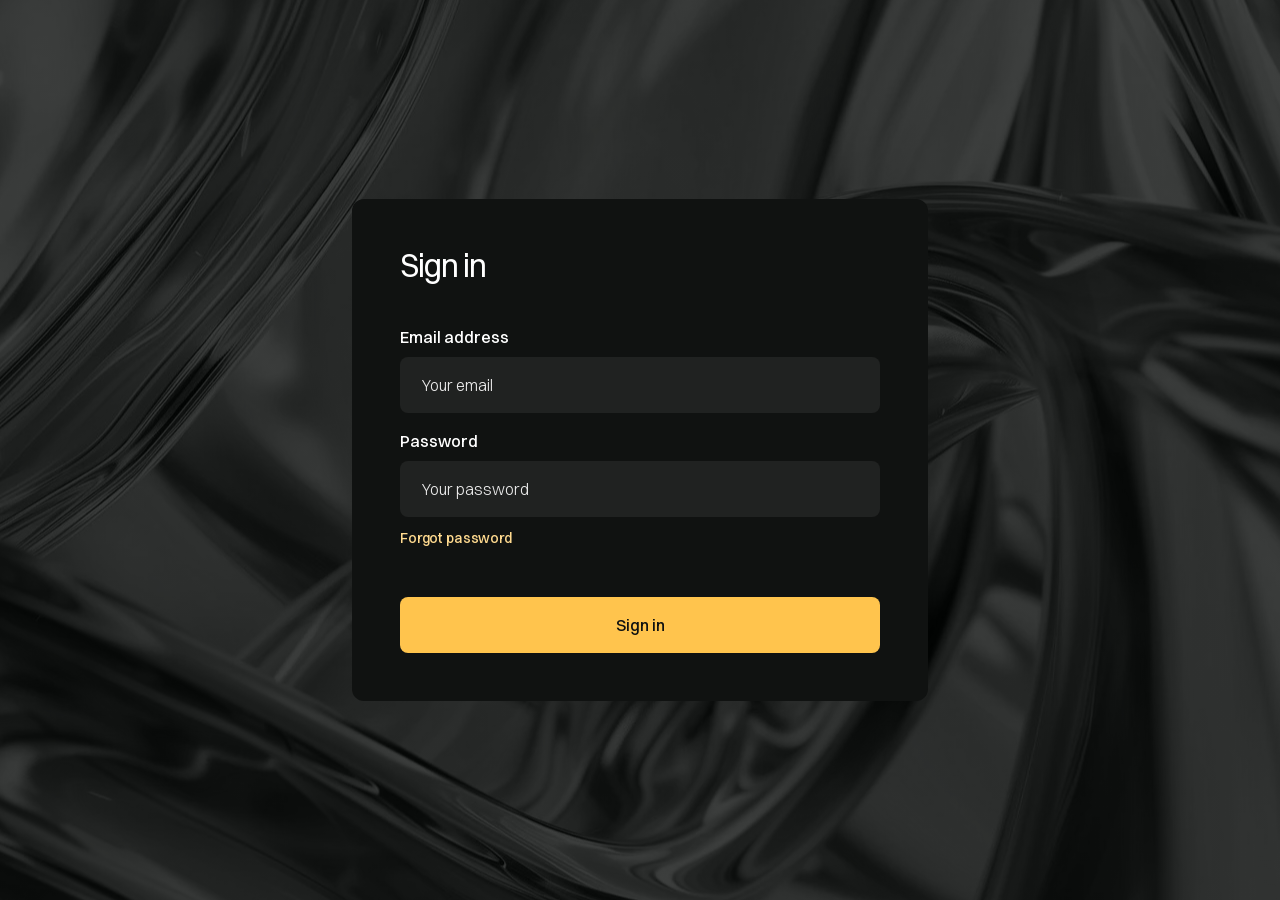
<file: sign-in.html>
<!DOCTYPE html><!--  This site was created in Webflow. https://webflow.com  --><!--  Last Published: Mon Apr 28 2025 18:39:15 GMT+0000 (Coordinated Universal Time)  -->
<html data-wf-page="680fcb27335c921ad33153a7" data-wf-site="680fcb27335c921ad33153ad" lang="en">
<head>
  <meta charset="utf-8">
  <title>Torch · Sign in</title>
  <meta content="Torch is a high-quality template for SaaS tech startups. It has multiple pages, sections and components to suit your needs. Take your company&#x27;s online presence to the next level." name="description">
  <meta content="Torch · Sign in" property="og:title">
  <meta content="Torch is a high-quality template for SaaS tech startups. It has multiple pages, sections and components to suit your needs. Take your company&#x27;s online presence to the next level." property="og:description">
  <meta content="https://cdn.prod.website-files.com/66fad496e2674af9c6f8f4ef/6703e5e87c9ca1599100560c_torch-opengraph-image.png" property="og:image">
  <meta content="Torch · Sign in" property="twitter:title">
  <meta content="Torch is a high-quality template for SaaS tech startups. It has multiple pages, sections and components to suit your needs. Take your company&#x27;s online presence to the next level." property="twitter:description">
  <meta content="https://cdn.prod.website-files.com/66fad496e2674af9c6f8f4ef/6703e5e87c9ca1599100560c_torch-opengraph-image.png" property="twitter:image">
  <meta property="og:type" content="website">
  <meta content="summary_large_image" name="twitter:card">
  <meta content="width=device-width, initial-scale=1" name="viewport">
  <meta content="Webflow" name="generator">
  <link href="css/normalize.css" rel="stylesheet" type="text/css">
  <link href="css/webflow.css" rel="stylesheet" type="text/css">
  <link href="css/vs-code-activity-77cd26615c07830a27a2ec.webflow.css" rel="stylesheet" type="text/css">
  <script type="text/javascript">!function(o,c){var n=c.documentElement,t=" w-mod-";n.className+=t+"js",("ontouchstart"in o||o.DocumentTouch&&c instanceof DocumentTouch)&&(n.className+=t+"touch")}(window,document);</script>
  <link href="images/favicon.png" rel="shortcut icon" type="image/x-icon">
  <link href="images/webclip.png" rel="apple-touch-icon">
</head>
<body>
  <section class="section login">
    <div class="gradient-image"></div>
    <div class="container-large">
      <div class="card-item login">
        <h1 class="heading medium">Sign in</h1>
        <div class="spacer-40"></div>
        <div class="form-block w-form">
          <form id="wf-form-Login" name="wf-form-Login" data-name="Login" method="get" class="login-form" data-wf-page-id="680fcb27335c921ad33153a7" data-wf-element-id="f142e6f8-8b43-d96b-9586-3ca7e8487dd4">
            <div class="text-box"><label for="Email-address" class="field-label">Email address</label><input class="text-input w-input" maxlength="256" name="Email-address" data-name="Email address" placeholder="Your email" type="email" id="Email-address" required=""></div>
            <div class="text-box"><label for="Password" class="field-label">Password</label><input class="text-input w-input" maxlength="256" name="Password" data-name="Password" placeholder="Your password" type="password" id="Password" required="">
              <div class="spacer-8"></div>
              <a href="#" class="text-link">Forgot password</a>
            </div>
            <div class="spacer-16"></div><input type="submit" data-wait="Please wait..." id="w-node-f142e6f8-8b43-d96b-9586-3ca7e8487de8-d33153a7" class="button full-width w-button" value="Sign in">
          </form>
          <div class="success-message w-form-done">
            <div>Thank you, your submission has been received</div>
          </div>
          <div class="error-message w-form-fail">
            <div>Something went wrong, please try again</div>
          </div>
        </div>
      </div>
    </div>
  </section>
  <script src="https://d3e54v103j8qbb.cloudfront.net/js/jquery-3.5.1.min.dc5e7f18c8.js?site=680fcb27335c921ad33153ad" type="text/javascript" integrity="sha256-9/aliU8dGd2tb6OSsuzixeV4y/faTqgFtohetphbbj0=" crossorigin="anonymous"></script>
  <script src="js/webflow.js" type="text/javascript"></script>
</body>
</html>
</file>
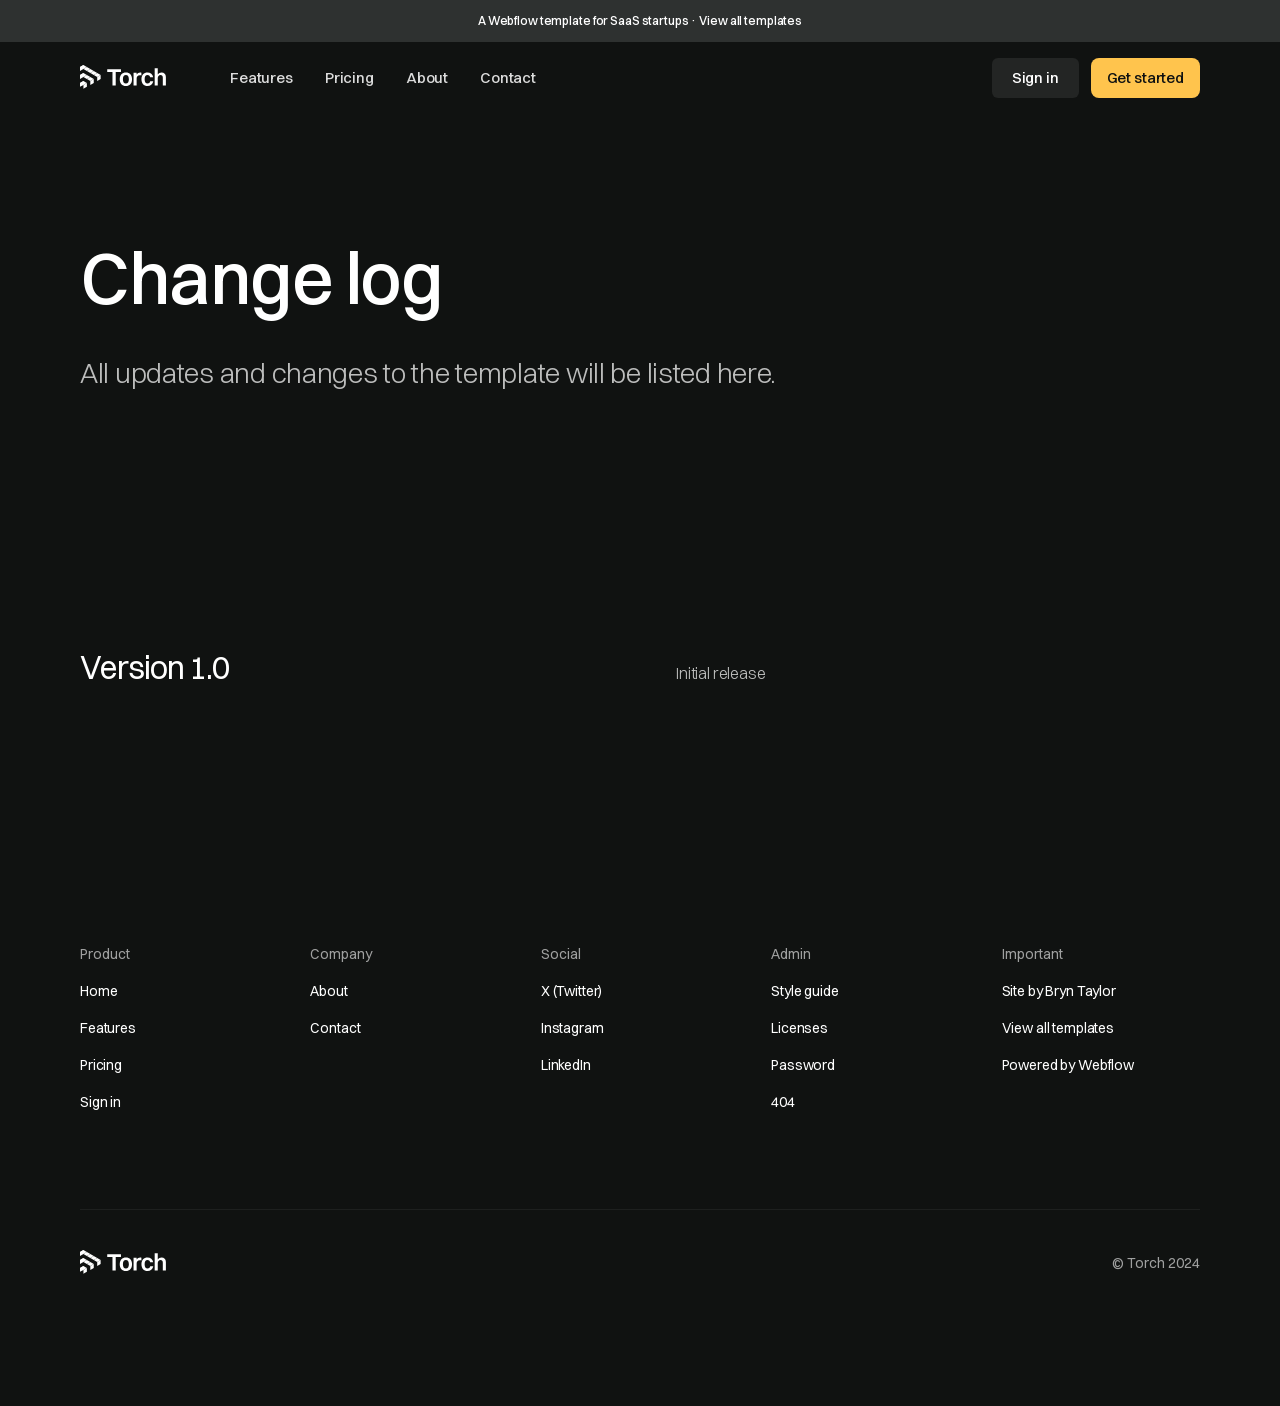
<file: admin/changelog.html>
<!DOCTYPE html><!--  This site was created in Webflow. https://webflow.com  --><!--  Last Published: Mon Apr 28 2025 18:39:15 GMT+0000 (Coordinated Universal Time)  -->
<html data-wf-page="680fcb27335c921ad33153a0" data-wf-site="680fcb27335c921ad33153ad" lang="en">
<head>
  <meta charset="utf-8">
  <title>Torch · Changelog</title>
  <meta content="Torch is a high-quality template for SaaS tech startups. It has multiple pages, sections and components to suit your needs. Take your company&#x27;s online presence to the next level." name="description">
  <meta content="Torch · Changelog" property="og:title">
  <meta content="Torch is a high-quality template for SaaS tech startups. It has multiple pages, sections and components to suit your needs. Take your company&#x27;s online presence to the next level." property="og:description">
  <meta content="https://cdn.prod.website-files.com/66fad496e2674af9c6f8f4ef/6703e5e87c9ca1599100560c_torch-opengraph-image.png" property="og:image">
  <meta content="Torch · Changelog" property="twitter:title">
  <meta content="Torch is a high-quality template for SaaS tech startups. It has multiple pages, sections and components to suit your needs. Take your company&#x27;s online presence to the next level." property="twitter:description">
  <meta content="https://cdn.prod.website-files.com/66fad496e2674af9c6f8f4ef/6703e5e87c9ca1599100560c_torch-opengraph-image.png" property="twitter:image">
  <meta property="og:type" content="website">
  <meta content="summary_large_image" name="twitter:card">
  <meta content="width=device-width, initial-scale=1" name="viewport">
  <meta content="Webflow" name="generator">
  <link href="../css/normalize.css" rel="stylesheet" type="text/css">
  <link href="../css/webflow.css" rel="stylesheet" type="text/css">
  <link href="../css/vs-code-activity-77cd26615c07830a27a2ec.webflow.css" rel="stylesheet" type="text/css">
  <script type="text/javascript">!function(o,c){var n=c.documentElement,t=" w-mod-";n.className+=t+"js",("ontouchstart"in o||o.DocumentTouch&&c instanceof DocumentTouch)&&(n.className+=t+"touch")}(window,document);</script>
  <link href="../images/favicon.png" rel="shortcut icon" type="image/x-icon">
  <link href="../images/webclip.png" rel="apple-touch-icon">
  <meta name="robots" content="noindex">
</head>
<body>
  <a href="https://www.bryntaylor.co.uk/platform/webflow?ref=template" target="_blank" class="section banner w-inline-block">
    <div class="container-large">
      <div>A Webflow template for SaaS startups · View all templates</div>
    </div>
  </a>
  <div data-animation="default" class="nav w-nav" data-easing2="ease" fs-scrolldisable-element="smart-nav" data-easing="ease" data-collapse="medium" data-w-id="abad23f6-3206-d95e-518e-2548f4c46996" role="banner" data-duration="400">
    <div class="nav-container">
      <div class="logo-wrapper">
        <a href="../index.html" class="logo w-nav-brand"><img src="../images/torch-logo.svg" loading="lazy" width="Auto" height="24" alt="Logo"></a>
        <nav role="navigation" id="w-node-abad23f6-3206-d95e-518e-2548f4c4699b-f4c46996" class="nav-menu w-nav-menu">
          <a href="../features.html" class="nav-link w-nav-link">Features</a>
          <a href="../pricing.html" class="nav-link w-nav-link">Pricing</a>
          <a href="../about.html" class="nav-link w-nav-link">About</a>
          <a href="../contact.html" class="nav-link w-nav-link">Contact</a>
        </nav>
      </div>
      <div id="w-node-abad23f6-3206-d95e-518e-2548f4c469b0-f4c46996" class="actions-wrapper">
        <a href="../sign-in.html" class="button-secondary small hide-mobile-portrait w-button">Sign in</a>
        <a href="#" class="button small hide-mobile-portrait w-button">Get started</a>
        <div class="nav-menu-button w-nav-button">
          <div class="menu-icon">
            <div class="menu-icon-line-top"></div>
            <div class="menu-icon-line-bottom"></div>
          </div>
        </div>
      </div>
    </div>
  </div>
  <div class="section">
    <div class="container-large">
      <div class="text-box _900px">
        <h1 class="heading extra-large">Change log<span class="text-color-light-purple"></span></h1>
        <div class="spacer-32"></div>
        <p class="paragraph extra-large">All updates and changes to the template will be listed here.</p>
      </div>
    </div>
  </div>
  <div class="section">
    <div class="container-large">
      <div class="grid-2-column align-baseline">
        <div id="w-node-c8253fb7-a37a-f1b7-0c88-04be10e15d00-d33153a0">
          <h2 class="heading medium">Version 1.0</h2>
        </div>
        <div id="w-node-_4ee1287b-929c-4ded-cbd8-2f85583b04bc-d33153a0">
          <p class="paragraph">Initial release</p>
        </div>
      </div>
    </div>
  </div>
  <section class="section">
    <div class="container-large">
      <div class="footer-grid">
        <div class="footer-column">
          <div class="text-color-muted">Product</div>
          <a href="../index.html" class="footer-link">Home</a>
          <a href="../features.html" class="footer-link">Features</a>
          <a href="../pricing.html" class="footer-link">Pricing</a>
          <a href="../sign-in.html" class="footer-link">Sign in</a>
        </div>
        <div class="footer-column">
          <div class="text-color-muted">Company</div>
          <a href="../about.html" class="footer-link">About</a>
          <a href="../contact.html" class="footer-link">Contact</a>
        </div>
        <div class="footer-column">
          <div class="text-color-muted">Social</div>
          <a href="https://x.com/" target="_blank" class="footer-link">X (Twitter)</a>
          <a href="https://www.instagram.com/" target="_blank" class="footer-link">Instagram</a>
          <a href="https://www.linkedin.com/" target="_blank" class="footer-link">LinkedIn</a>
        </div>
        <div class="footer-column">
          <div class="text-color-muted">Admin</div>
          <a href="../admin/styleguide.html" class="footer-link">Style guide</a>
          <a href="../admin/licenses.html" class="footer-link">Licenses</a>
          <a href="../401.html" class="footer-link">Password</a>
          <a href="../404.html" class="footer-link">404</a>
        </div>
        <div class="footer-column">
          <div class="text-color-muted">Important</div>
          <a href="https://www.bryntaylor.co.uk/?ref=template" target="_blank" class="footer-link">Site by Bryn Taylor</a>
          <a href="https://www.bryntaylor.co.uk/platform/webflow?ref=template" target="_blank" class="footer-link">View all templates</a>
          <a href="https://webflow.com/" target="_blank" class="footer-link">Powered by Webflow</a>
        </div>
      </div>
      <div class="spacer-96"></div>
      <div class="divider-line"></div>
      <div class="spacer-40"></div>
      <div class="footer-bottom">
        <a href="../index.html" class="logo w-nav-brand"><img src="../images/torch-logo.svg" loading="lazy" width="Auto" height="24" alt="Logo"></a>
        <div class="footer-link text-color-muted">© Torch 2024</div>
      </div>
    </div>
  </section>
  <script src="https://d3e54v103j8qbb.cloudfront.net/js/jquery-3.5.1.min.dc5e7f18c8.js?site=680fcb27335c921ad33153ad" type="text/javascript" integrity="sha256-9/aliU8dGd2tb6OSsuzixeV4y/faTqgFtohetphbbj0=" crossorigin="anonymous"></script>
  <script src="../js/webflow.js" type="text/javascript"></script>
</body>
</html>
</file>
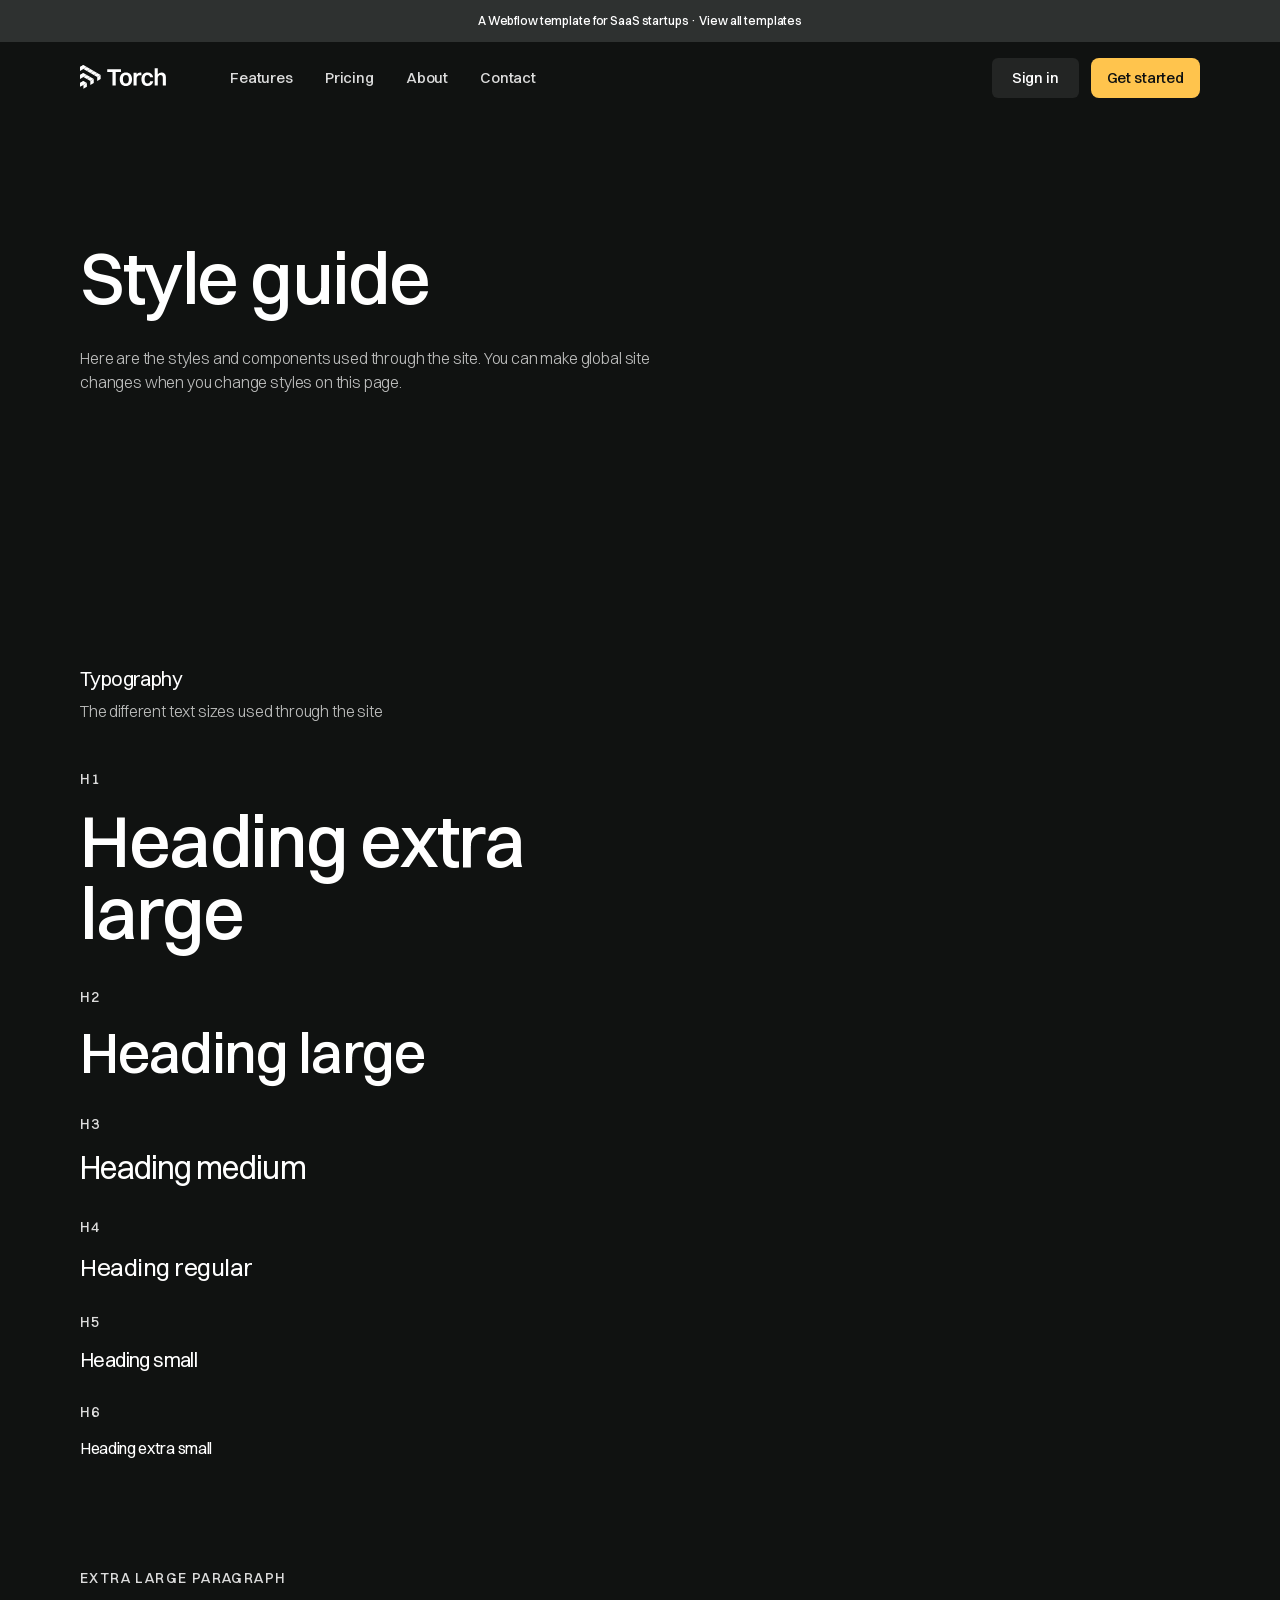
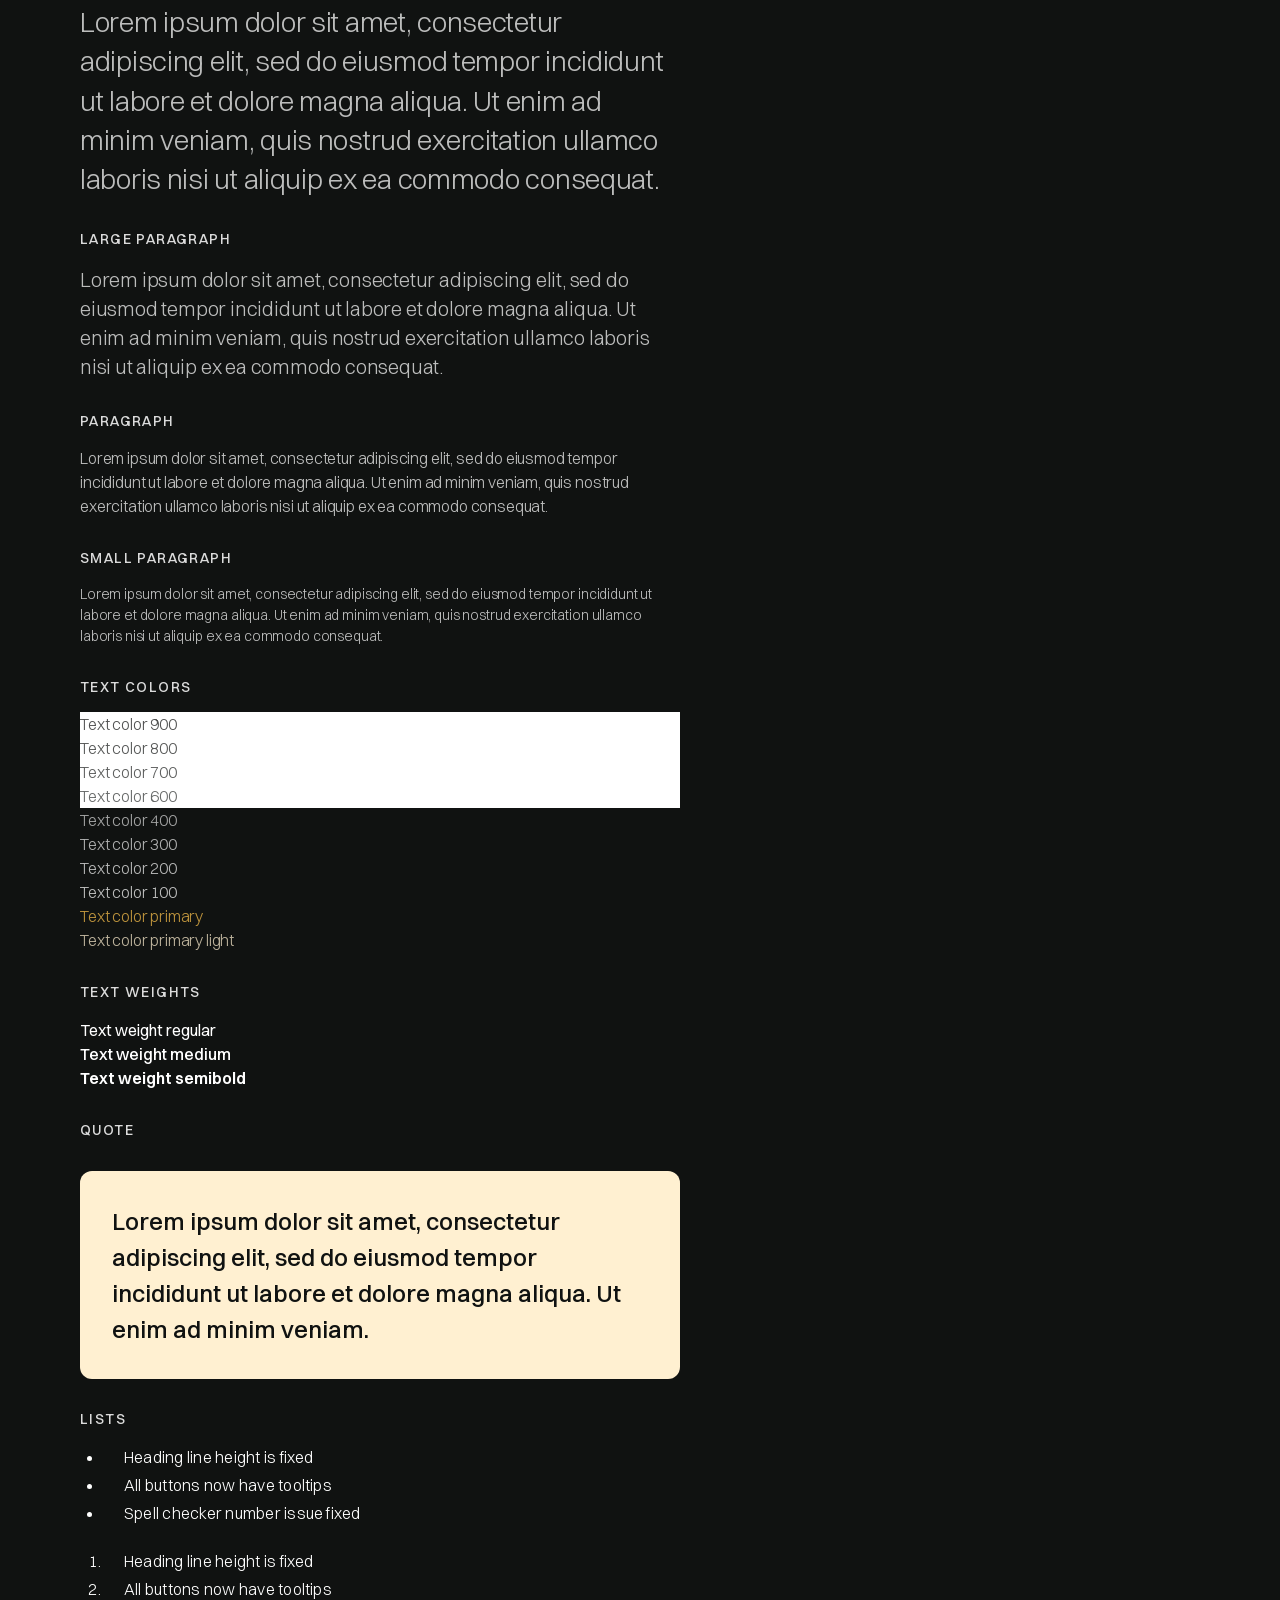
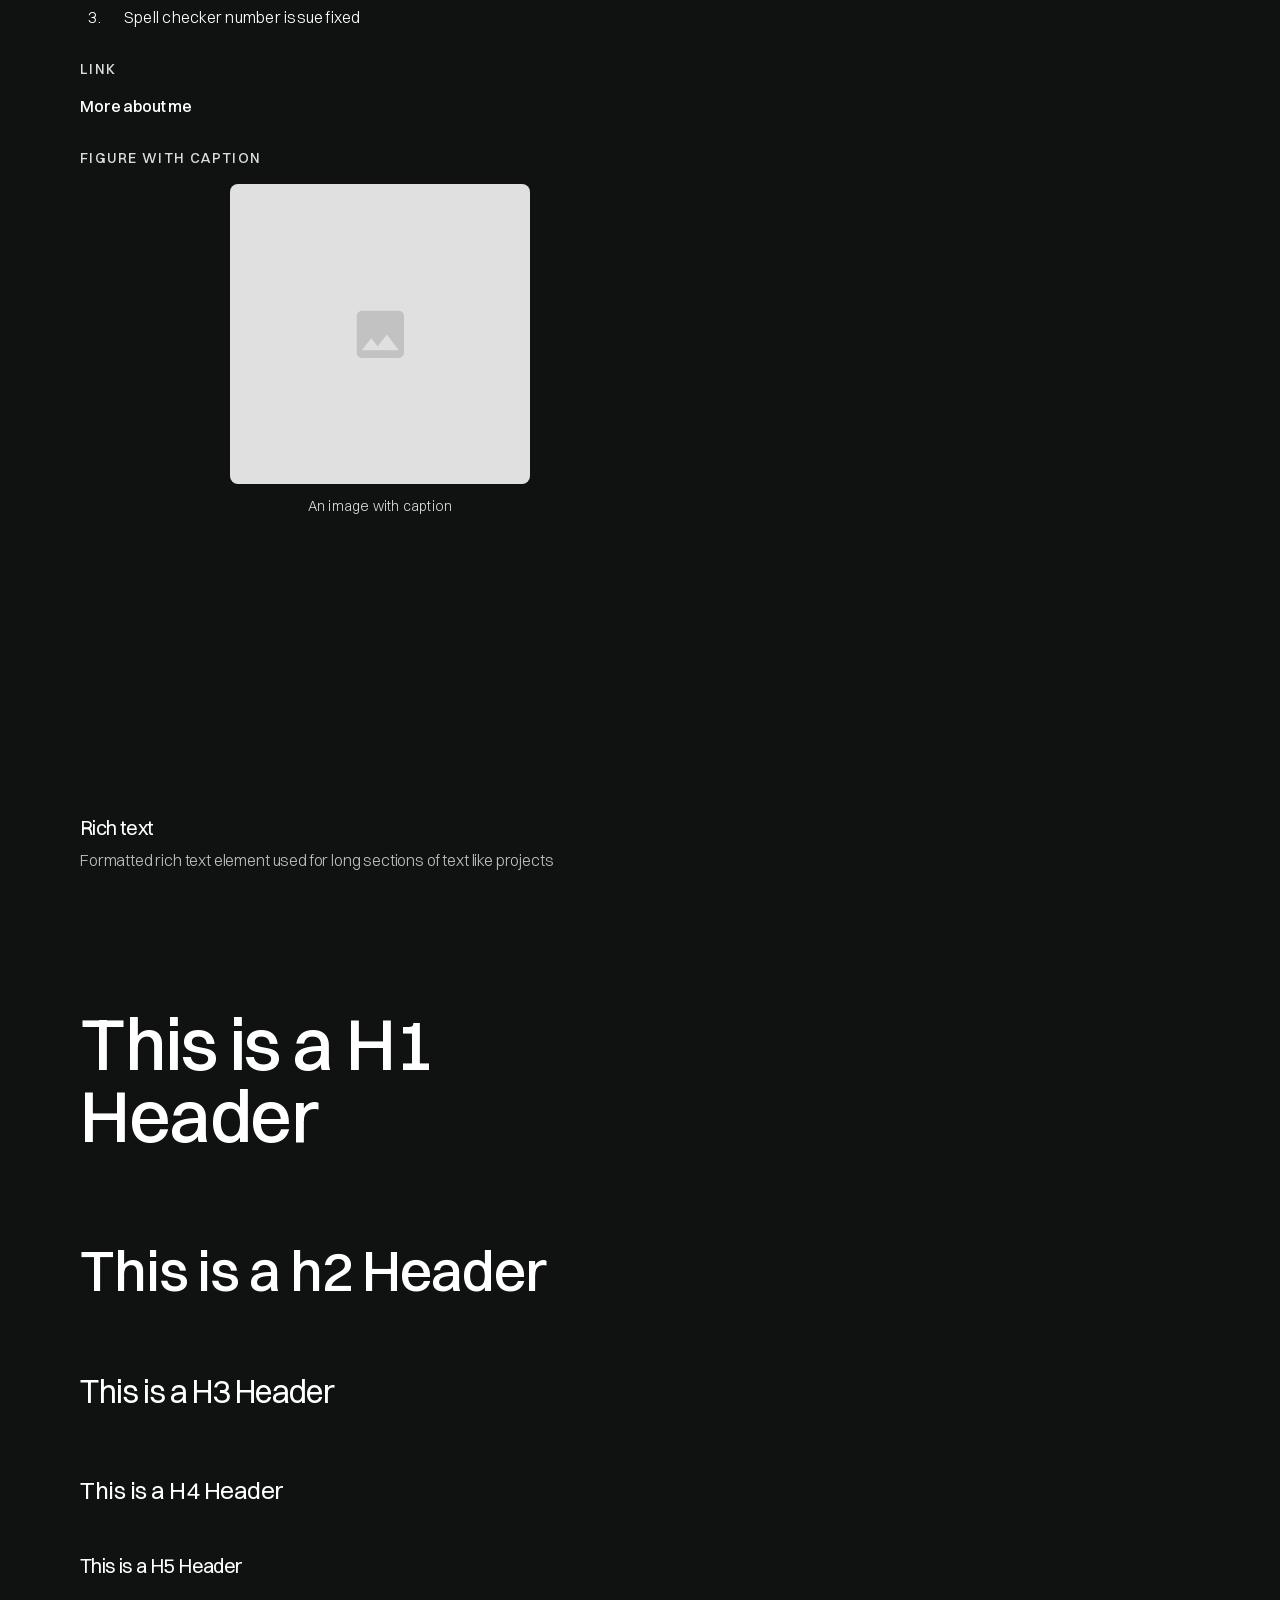
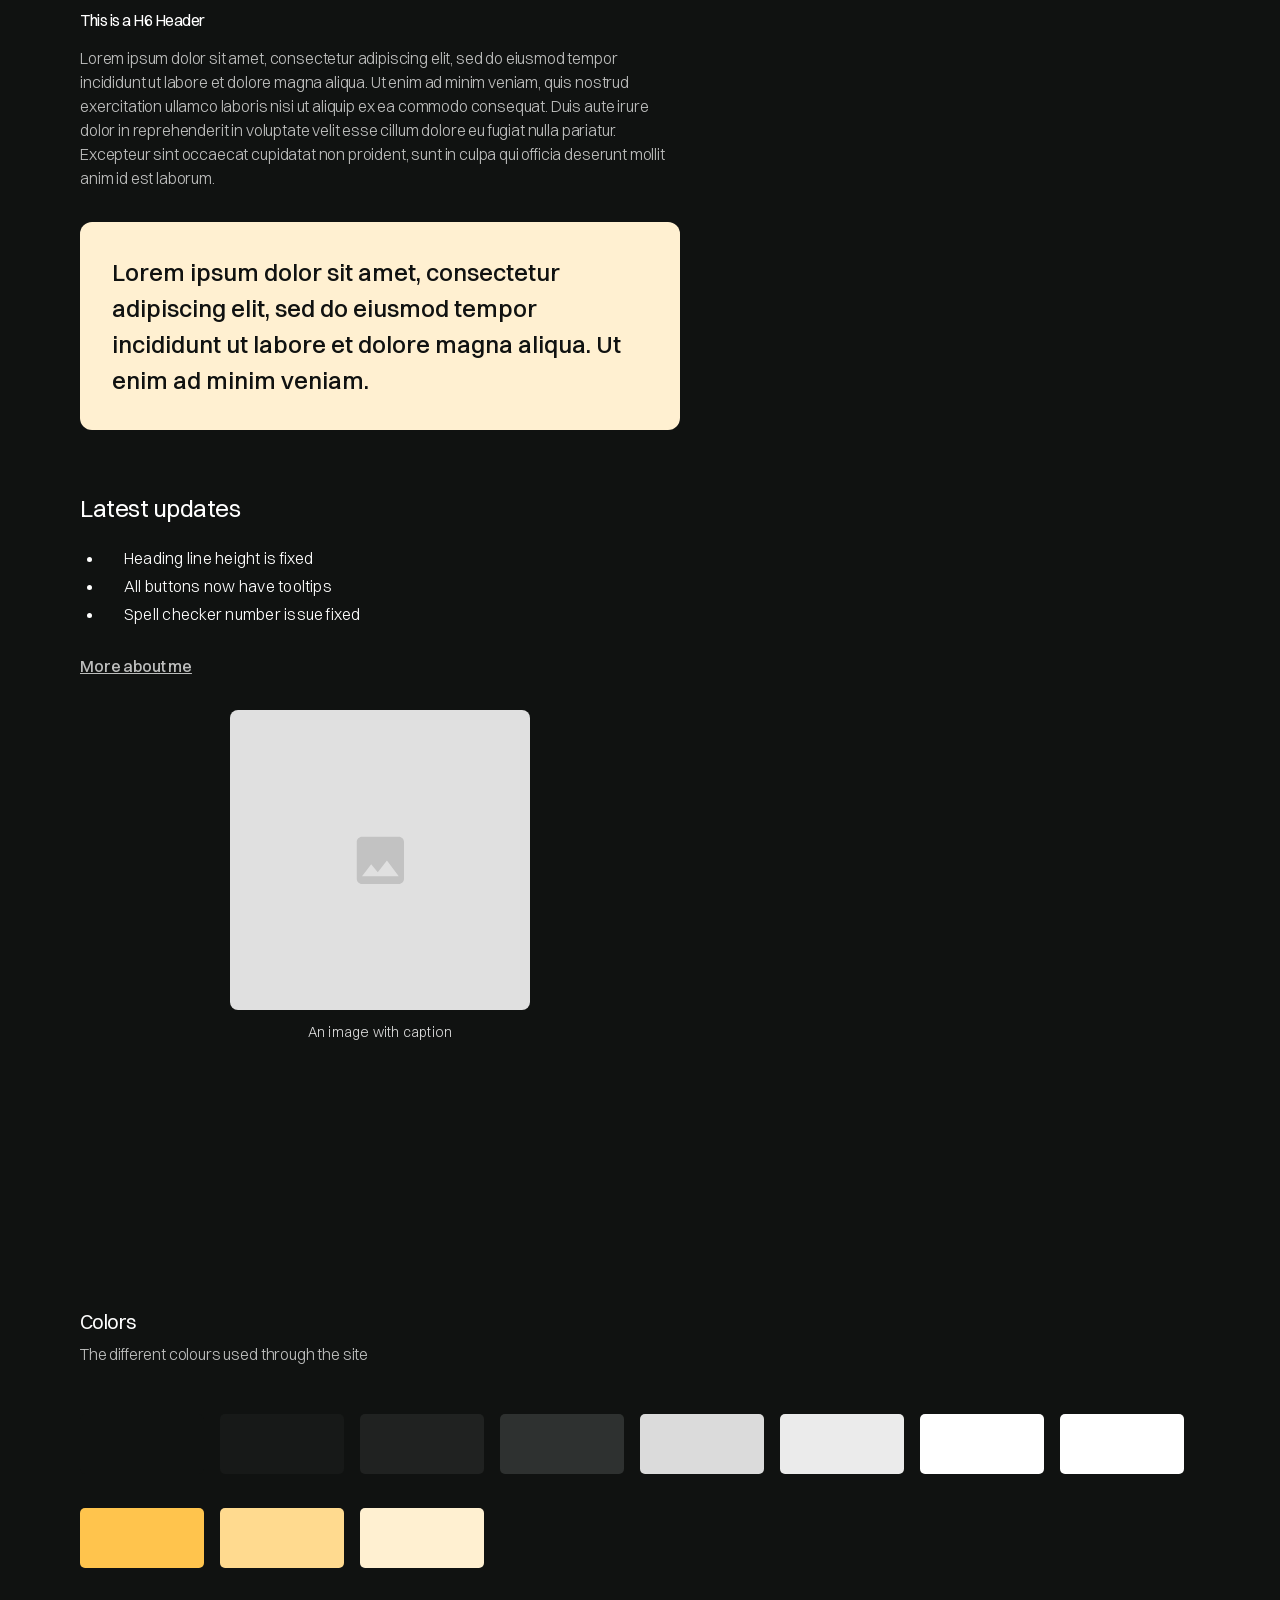
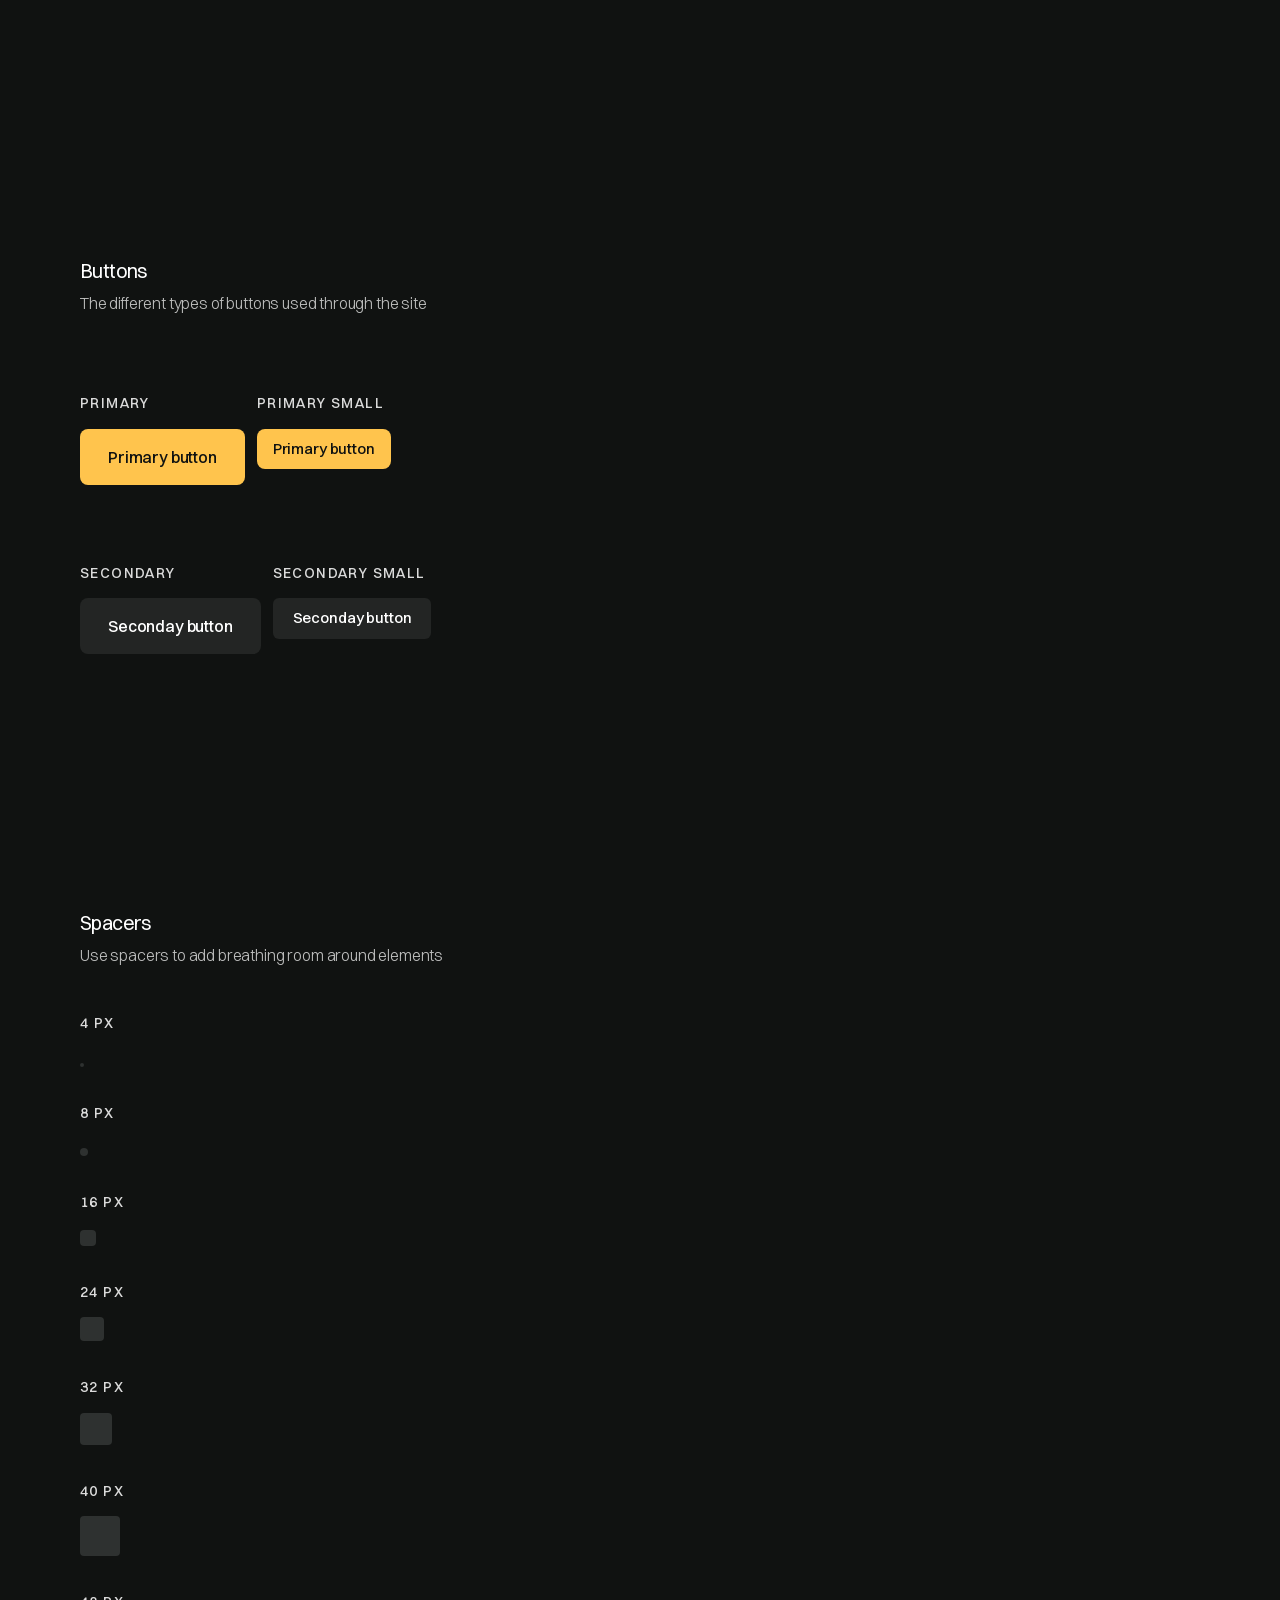
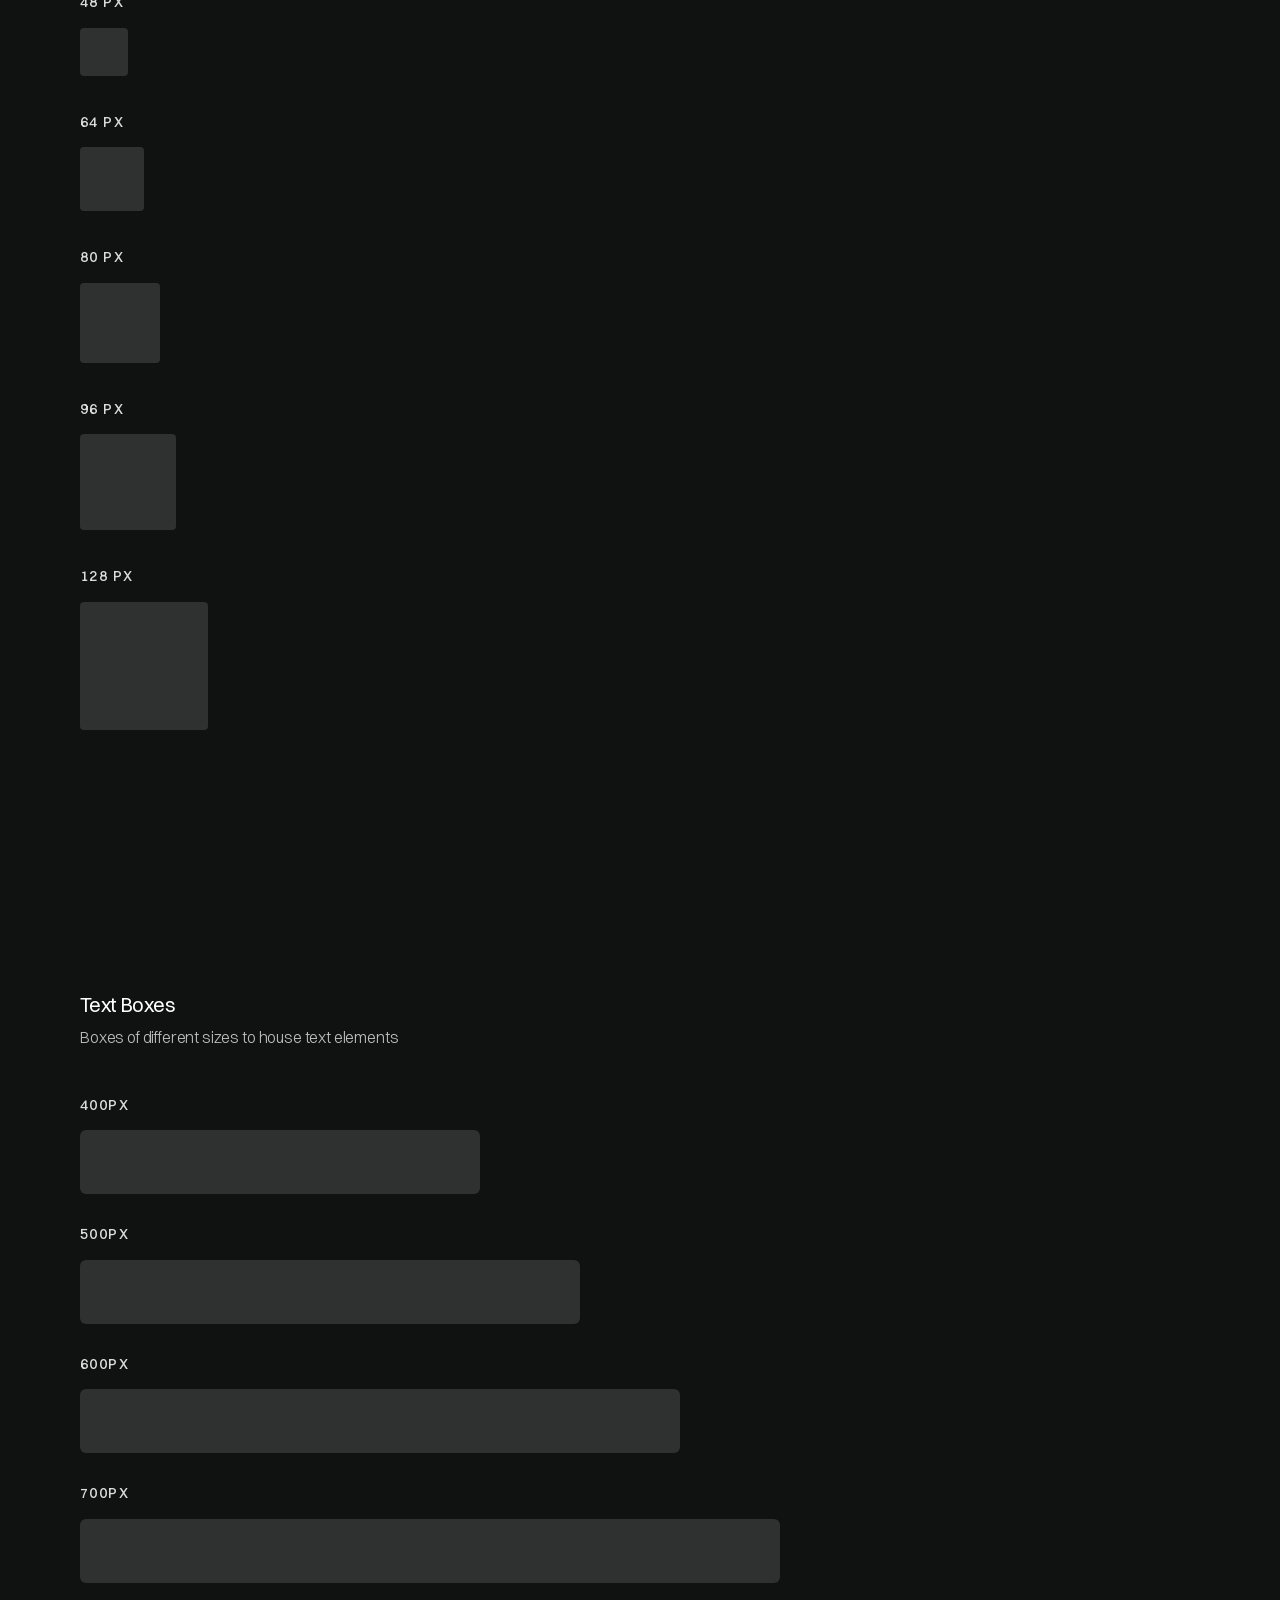
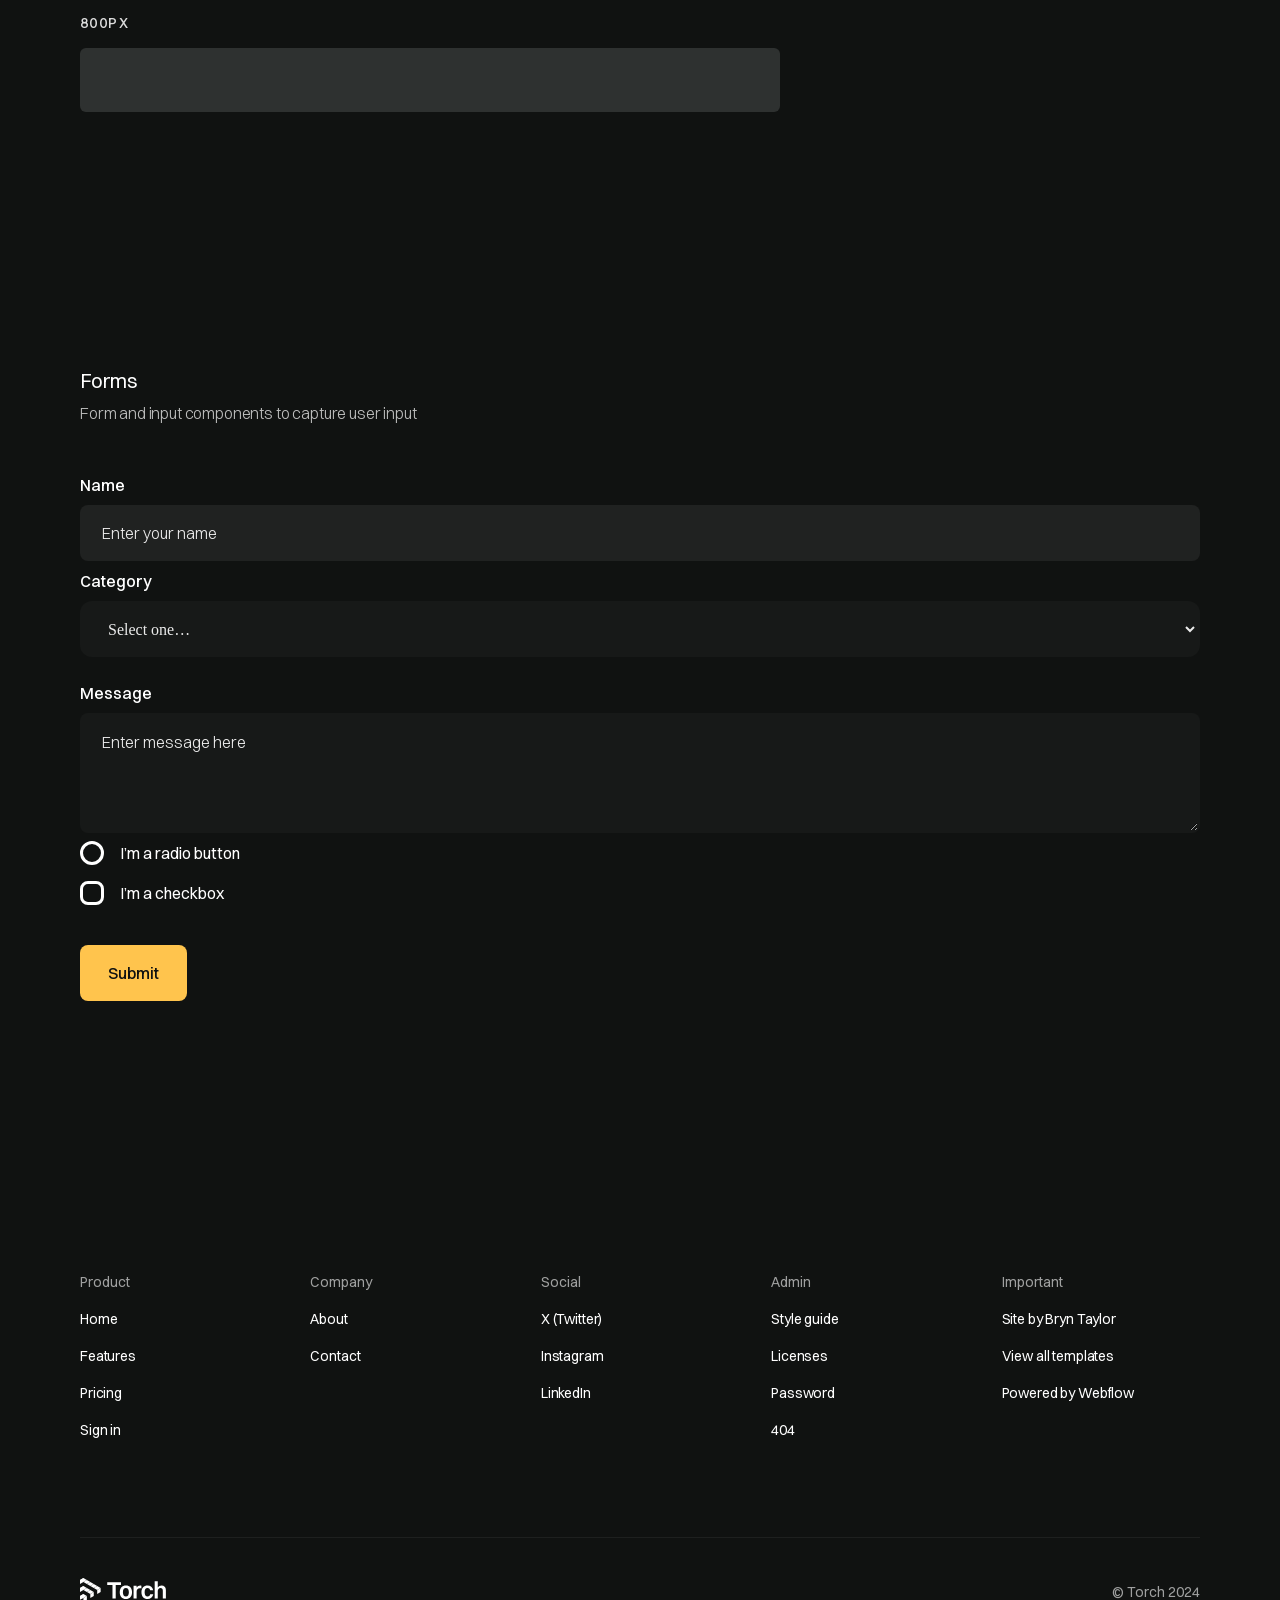
<file: admin/styleguide.html>
<!DOCTYPE html><!--  This site was created in Webflow. https://webflow.com  --><!--  Last Published: Mon Apr 28 2025 18:39:15 GMT+0000 (Coordinated Universal Time)  -->
<html data-wf-page="680fcb27335c921ad33153a2" data-wf-site="680fcb27335c921ad33153ad" lang="en">
<head>
  <meta charset="utf-8">
  <title>Torch · Style Guide</title>
  <meta content="Torch is a high-quality template for SaaS tech startups. It has multiple pages, sections and components to suit your needs. Take your company&#x27;s online presence to the next level." name="description">
  <meta content="Torch · Style Guide" property="og:title">
  <meta content="Torch is a high-quality template for SaaS tech startups. It has multiple pages, sections and components to suit your needs. Take your company&#x27;s online presence to the next level." property="og:description">
  <meta content="https://cdn.prod.website-files.com/66fad496e2674af9c6f8f4ef/6703e5e87c9ca1599100560c_torch-opengraph-image.png" property="og:image">
  <meta content="Torch · Style Guide" property="twitter:title">
  <meta content="Torch is a high-quality template for SaaS tech startups. It has multiple pages, sections and components to suit your needs. Take your company&#x27;s online presence to the next level." property="twitter:description">
  <meta content="https://cdn.prod.website-files.com/66fad496e2674af9c6f8f4ef/6703e5e87c9ca1599100560c_torch-opengraph-image.png" property="twitter:image">
  <meta property="og:type" content="website">
  <meta content="summary_large_image" name="twitter:card">
  <meta content="width=device-width, initial-scale=1" name="viewport">
  <meta content="Webflow" name="generator">
  <link href="../css/normalize.css" rel="stylesheet" type="text/css">
  <link href="../css/webflow.css" rel="stylesheet" type="text/css">
  <link href="../css/vs-code-activity-77cd26615c07830a27a2ec.webflow.css" rel="stylesheet" type="text/css">
  <script type="text/javascript">!function(o,c){var n=c.documentElement,t=" w-mod-";n.className+=t+"js",("ontouchstart"in o||o.DocumentTouch&&c instanceof DocumentTouch)&&(n.className+=t+"touch")}(window,document);</script>
  <link href="../images/favicon.png" rel="shortcut icon" type="image/x-icon">
  <link href="../images/webclip.png" rel="apple-touch-icon">
</head>
<body>
  <a href="https://www.bryntaylor.co.uk/platform/webflow?ref=template" target="_blank" class="section banner w-inline-block">
    <div class="container-large">
      <div>A Webflow template for SaaS startups · View all templates</div>
    </div>
  </a>
  <div data-animation="default" class="nav w-nav" data-easing2="ease" fs-scrolldisable-element="smart-nav" data-easing="ease" data-collapse="medium" data-w-id="abad23f6-3206-d95e-518e-2548f4c46996" role="banner" data-duration="400">
    <div class="nav-container">
      <div class="logo-wrapper">
        <a href="../index.html" class="logo w-nav-brand"><img src="../images/torch-logo.svg" loading="lazy" width="Auto" height="24" alt="Logo"></a>
        <nav role="navigation" id="w-node-abad23f6-3206-d95e-518e-2548f4c4699b-f4c46996" class="nav-menu w-nav-menu">
          <a href="../features.html" class="nav-link w-nav-link">Features</a>
          <a href="../pricing.html" class="nav-link w-nav-link">Pricing</a>
          <a href="../about.html" class="nav-link w-nav-link">About</a>
          <a href="../contact.html" class="nav-link w-nav-link">Contact</a>
        </nav>
      </div>
      <div id="w-node-abad23f6-3206-d95e-518e-2548f4c469b0-f4c46996" class="actions-wrapper">
        <a href="../sign-in.html" class="button-secondary small hide-mobile-portrait w-button">Sign in</a>
        <a href="#" class="button small hide-mobile-portrait w-button">Get started</a>
        <div class="nav-menu-button w-nav-button">
          <div class="menu-icon">
            <div class="menu-icon-line-top"></div>
            <div class="menu-icon-line-bottom"></div>
          </div>
        </div>
      </div>
    </div>
  </div>
  <div class="section">
    <div class="container-large">
      <div class="text-box">
        <h1 class="heading extra-large">Style guide</h1>
        <div class="spacer-24"></div>
      </div>
      <div class="text-box _600px">
        <p class="paragraph">Here are the styles and components used through the site. You can make global site changes when you change styles on this page.</p>
      </div>
    </div>
  </div>
  <div class="section">
    <section id="Typography" class="container-large">
      <div class="style-guide-section-header">
        <h2 class="heading small">Typography</h2>
        <div class="spacer-8"></div>
        <p class="paragraph">The different text sizes used through the site</p>
      </div>
      <div class="text-box _600px">
        <div class="style-guide-block">
          <h3 class="style-guide-label">h1</h3>
          <h1 class="heading extra-large">Heading extra large</h1>
        </div>
        <div class="style-guide-block">
          <h3 class="style-guide-label">h2</h3>
          <h2 class="heading large">Heading large</h2>
        </div>
        <div class="style-guide-block">
          <h3 class="style-guide-label">h3</h3>
          <h3 class="heading medium">Heading medium</h3>
        </div>
        <div class="style-guide-block">
          <h3 class="style-guide-label">h4</h3>
          <h4 class="heading regular">Heading regular</h4>
        </div>
        <div class="style-guide-block">
          <h3 class="style-guide-label">h5</h3>
          <h5 class="heading small">Heading small</h5>
        </div>
        <div class="style-guide-block">
          <h3 class="style-guide-label">h6</h3>
          <h6 class="heading extra-small">Heading extra small</h6>
        </div>
        <div class="spacer-48"></div>
        <div class="style-guide-block">
          <h3 class="style-guide-label">Extra Large Paragraph</h3>
          <p class="paragraph extra-large">Lorem ipsum dolor sit amet, consectetur adipiscing elit, sed do eiusmod tempor incididunt ut labore et dolore magna aliqua. Ut enim ad minim veniam, quis nostrud exercitation ullamco laboris nisi ut aliquip ex ea commodo consequat.<br></p>
        </div>
        <div class="style-guide-block">
          <h3 class="style-guide-label">Large Paragraph</h3>
          <p class="paragraph large">Lorem ipsum dolor sit amet, consectetur adipiscing elit, sed do eiusmod tempor incididunt ut labore et dolore magna aliqua. Ut enim ad minim veniam, quis nostrud exercitation ullamco laboris nisi ut aliquip ex ea commodo consequat.<br></p>
        </div>
        <div class="style-guide-block">
          <h3 class="style-guide-label">Paragraph</h3>
          <p class="paragraph">Lorem ipsum dolor sit amet, consectetur adipiscing elit, sed do eiusmod tempor incididunt ut labore et dolore magna aliqua. Ut enim ad minim veniam, quis nostrud exercitation ullamco laboris nisi ut aliquip ex ea commodo consequat.<br></p>
        </div>
        <div class="style-guide-block">
          <h3 class="style-guide-label">Small Paragraph</h3>
          <p class="paragraph small">Lorem ipsum dolor sit amet, consectetur adipiscing elit, sed do eiusmod tempor incididunt ut labore et dolore magna aliqua. Ut enim ad minim veniam, quis nostrud exercitation ullamco laboris nisi ut aliquip ex ea commodo consequat.<br></p>
        </div>
        <div class="style-guide-block">
          <h3 class="style-guide-label">Text colors</h3>
          <div class="background-color-100">
            <p class="text-color-900">Text color 900<br></p>
            <p class="text-color-800">Text color 800<br></p>
            <p class="text-color-700">Text color 700<br></p>
            <p class="text-color-600">Text color 600<br></p>
          </div>
          <p class="text-color-400">Text color 400<br></p>
          <p class="text-color-300">Text color 300<br></p>
          <p class="text-color-200">Text color 200<br></p>
          <p class="text-color-100">Text color 100<br></p>
          <p class="text-color-accent">Text color primary<br></p>
          <p class="text-color-accent-light">Text color primary light<br></p>
        </div>
        <div class="style-guide-block">
          <h3 class="style-guide-label">Text Weights</h3>
          <div class="text-weight-regular">Text weight regular</div>
          <div class="text-weight-medium">Text weight medium</div>
          <div class="text-weight-semibold">Text weight semibold</div>
        </div>
        <div class="style-guide-block">
          <h3 class="style-guide-label">Quote</h3>
          <blockquote class="block-quote">Lorem ipsum dolor sit amet, consectetur adipiscing elit, sed do eiusmod tempor incididunt ut labore et dolore magna aliqua. Ut enim ad minim veniam.</blockquote>
        </div>
        <div class="style-guide-block">
          <h3 class="style-guide-label">Lists</h3>
          <ul role="list">
            <li>Heading line height is fixed</li>
            <li>All buttons now have tooltips</li>
            <li>Spell checker number issue fixed</li>
          </ul>
          <ol role="list">
            <li>Heading line height is fixed</li>
            <li>All buttons now have tooltips</li>
            <li>Spell checker number issue fixed</li>
          </ol>
        </div>
        <div class="style-guide-block">
          <h3 class="style-guide-label">Link</h3>
          <a href="https://www.bryntaylor.co.uk/" target="_blank">More about me</a>
        </div>
        <div class="style-guide-block">
          <h3 class="style-guide-label">Figure with caption</h3>
          <div class="rich-text w-richtext">
            <figure style="max-width:300px" class="w-richtext-align-fullwidth w-richtext-figure-type-image">
              <div><img src="../images/placeholder.svg" loading="lazy" alt=""></div>
              <figcaption>An image with caption</figcaption>
            </figure>
          </div>
        </div>
      </div>
    </section>
  </div>
  <div class="section">
    <section id="Rich-Text" class="container-large">
      <div class="style-guide-section-header">
        <h2 class="heading small">Rich text</h2>
        <div class="spacer-8"></div>
        <p class="paragraph">Formatted rich text element used for long sections of text like projects</p>
      </div>
      <div class="text-box _600px">
        <div class="rich-text w-richtext">
          <h1>This is a H1 Header</h1>
          <h2>This is a h2 Header</h2>
          <h3>This is a H3 Header</h3>
          <h4>This is a H4 Header</h4>
          <h5>This is a H5 Header</h5>
          <h6>This is a H6 Header</h6>
          <p>Lorem ipsum dolor sit amet, consectetur adipiscing elit, sed do eiusmod tempor incididunt ut labore et dolore magna aliqua. Ut enim ad minim veniam, quis nostrud exercitation ullamco laboris nisi ut aliquip ex ea commodo consequat. Duis aute irure dolor in reprehenderit in voluptate velit esse cillum dolore eu fugiat nulla pariatur. Excepteur sint occaecat cupidatat non proident, sunt in culpa qui officia deserunt mollit anim id est laborum.</p>
          <blockquote>Lorem ipsum dolor sit amet, consectetur adipiscing elit, sed do eiusmod tempor incididunt ut labore et dolore magna aliqua. Ut enim ad minim veniam.</blockquote>
          <h4>Latest updates</h4>
          <ul role="list">
            <li>Heading line height is fixed</li>
            <li>All buttons now have tooltips</li>
            <li>Spell checker number issue fixed</li>
          </ul>
          <p>
            <a href="https://www.bryntaylor.co.uk/" target="_blank">More about me</a>
          </p>
          <figure style="max-width:300px" class="w-richtext-align-fullwidth w-richtext-figure-type-image">
            <div><img src="../images/placeholder.svg" loading="lazy" alt=""></div>
            <figcaption>An image with caption</figcaption>
          </figure>
        </div>
      </div>
    </section>
  </div>
  <div class="section">
    <section id="Colours" class="container-large">
      <div class="style-guide-section-header">
        <h2 class="heading small">Colors</h2>
        <div class="spacer-8"></div>
        <p class="paragraph">The different colours used through the site</p>
      </div>
      <div class="style-guide-colour-grid">
        <div class="style-guide-colour-block">
          <div class="color-block background-color-900"></div>
          <div class="spacer-24"></div>
        </div>
        <div class="style-guide-colour-block">
          <div class="color-block background-color-800"></div>
          <div class="spacer-24"></div>
        </div>
        <div class="style-guide-colour-block">
          <div class="color-block background-color-700"></div>
          <div class="spacer-24"></div>
        </div>
        <div class="style-guide-colour-block">
          <div class="color-block background-color-600"></div>
          <div class="spacer-24"></div>
        </div>
        <div class="style-guide-colour-block">
          <div class="color-block background-color-400"></div>
          <div class="spacer-24"></div>
        </div>
        <div class="style-guide-colour-block">
          <div class="color-block background-color-300"></div>
          <div class="spacer-24"></div>
        </div>
        <div class="style-guide-colour-block">
          <div class="color-block background-color-200"></div>
          <div class="spacer-24"></div>
        </div>
        <div class="style-guide-colour-block">
          <div class="color-block background-color-100"></div>
          <div class="spacer-24"></div>
        </div>
        <div class="style-guide-colour-block">
          <div class="color-block background-color-accent"></div>
          <div class="spacer-24"></div>
        </div>
        <div class="style-guide-colour-block">
          <div class="color-block background-color-accent-medium"></div>
          <div class="spacer-24"></div>
        </div>
        <div class="style-guide-colour-block">
          <div class="color-block background-color-accent-light"></div>
          <div class="spacer-24"></div>
        </div>
      </div>
    </section>
  </div>
  <div class="section">
    <div id="Buttons" class="container-large">
      <div class="style-guide-section-header">
        <h2 class="heading small">Buttons</h2>
        <div class="spacer-8"></div>
        <p class="paragraph">The different types of buttons used through the site</p>
      </div>
      <div class="button-group">
        <div>
          <h3 class="style-guide-label">Primary</h3>
          <a href="#" class="button w-button">Primary button</a>
        </div>
        <div>
          <h3 class="style-guide-label">Primary small</h3>
          <a href="#" class="button small w-button">Primary button</a>
        </div>
      </div>
      <div class="spacer-48"></div>
      <div class="button-group">
        <div>
          <h3 class="style-guide-label">Secondary</h3>
          <a href="#" class="button-secondary w-button">Seconday button</a>
        </div>
        <div>
          <h3 class="style-guide-label">Secondary small</h3>
          <a href="#" class="button-secondary small w-button">Seconday button</a>
        </div>
      </div>
    </div>
  </div>
  <div class="section">
    <div id="Spacers" class="container-large">
      <div class="style-guide-section-header">
        <h2 class="heading small">Spacers</h2>
        <div class="spacer-8"></div>
        <p class="paragraph">Use spacers to add breathing room around elements</p>
      </div>
      <div class="text-box">
        <div>
          <h3 class="style-guide-label">4 px</h3>
          <div class="visible-spacer">
            <div class="spacer-4"></div>
          </div>
        </div>
        <div>
          <h3 class="style-guide-label">8 px</h3>
          <div class="visible-spacer">
            <div class="spacer-8"></div>
          </div>
        </div>
        <div>
          <h3 class="style-guide-label">16 px</h3>
          <div class="visible-spacer">
            <div class="spacer-16"></div>
          </div>
        </div>
        <div>
          <h3 class="style-guide-label">24 px</h3>
          <div class="visible-spacer">
            <div class="spacer-24"></div>
          </div>
        </div>
        <div>
          <h3 class="style-guide-label">32 px</h3>
          <div class="visible-spacer">
            <div class="spacer-32"></div>
          </div>
        </div>
        <div>
          <h3 class="style-guide-label">40 px</h3>
          <div class="visible-spacer">
            <div class="spacer-40"></div>
          </div>
        </div>
        <div>
          <h3 class="style-guide-label">48 PX</h3>
          <div class="visible-spacer">
            <div class="spacer-48"></div>
          </div>
        </div>
        <div>
          <h3 class="style-guide-label">64 PX</h3>
          <div class="visible-spacer">
            <div class="spacer-64"></div>
          </div>
        </div>
        <div>
          <h3 class="style-guide-label">80 PX</h3>
          <div class="visible-spacer">
            <div class="spacer-80"></div>
          </div>
        </div>
        <div>
          <h3 class="style-guide-label">96 PX</h3>
          <div class="visible-spacer">
            <div class="spacer-96"></div>
          </div>
        </div>
        <div>
          <h3 class="style-guide-label">128 PX</h3>
          <div class="visible-spacer">
            <div class="spacer-128"></div>
          </div>
        </div>
      </div>
    </div>
  </div>
  <div class="section">
    <div id="Text-Boxes" class="container-large">
      <div class="style-guide-section-header">
        <h2 class="heading small">Text Boxes</h2>
        <div class="spacer-8"></div>
        <p class="paragraph">Boxes of different sizes to house text elements</p>
      </div>
      <div class="text-box">
        <h3 class="style-guide-label">400px</h3>
        <div class="text-box _400px visible-text-box"></div>
      </div>
      <div class="text-box">
        <h3 class="style-guide-label">500px</h3>
        <div class="text-box _500px visible-text-box"></div>
      </div>
      <div class="text-box">
        <h3 class="style-guide-label">600px</h3>
        <div class="text-box _600px visible-text-box"></div>
      </div>
      <div class="text-box">
        <h3 class="style-guide-label">700px</h3>
        <div class="text-box _700px visible-text-box"></div>
      </div>
      <div class="text-box">
        <h3 class="style-guide-label">800px</h3>
        <div class="text-box _800px visible-text-box"></div>
      </div>
    </div>
  </div>
  <div class="section">
    <div id="Forms" class="container-large">
      <div class="style-guide-section-header">
        <h2 class="heading small">Forms</h2>
        <div class="spacer-8"></div>
        <p>Form and input components to capture user input</p>
      </div>
      <div class="w-form">
        <form data-name="Email Form" name="email-form" id="email-form" method="get" class="form" data-wf-page-id="680fcb27335c921ad33153a2" data-wf-element-id="bd139dac-6308-9e8c-27f0-79a5d7caab24">
          <div class="field-block"><label for="field" class="field-label">Name</label><input class="text-input w-input" maxlength="256" name="name" data-name="Name" placeholder="Enter your name" type="text" id="field"></div>
          <div class="field-block"><label for="Category" class="field-label">Category</label><select data-name="Category" name="Category" id="Category" class="form-dropdown w-select">
              <option value="">Select one…</option>
              <option value="Option 1">Option 1</option>
              <option value="Option 2">Option 2</option>
              <option value="Option 3">Option 3</option>
            </select></div>
          <div class="field-block"><label for="field" class="field-label">Message</label><textarea placeholder="Enter message here" maxlength="5000" data-name="Field" name="field" id="field" class="text-input form w-input"></textarea></div><label class="form-radio-button w-radio">
            <div class="w-form-formradioinput w-form-formradioinput--inputType-custom radio-button w-radio-input"></div><input type="radio" data-name="Radio" name="Radio" id="radio" style="opacity:0;position:absolute;z-index:-1" value="Blue"><span for="radio" class="w-form-label">I’m a radio button</span>
          </label><label class="w-checkbox form-checkbox">
            <div class="w-checkbox-input w-checkbox-input--inputType-custom check-box"></div><input type="checkbox" data-name="Checkbox" name="checkbox" id="checkbox" style="opacity:0;position:absolute;z-index:-1"><span for="checkbox" class="w-form-label">I’m a checkbox</span>
          </label>
          <div class="spacer-24"></div><input type="submit" data-wait="Please wait..." class="button w-button" value="Submit">
        </form>
        <div class="form-success w-form-done">
          <div>Thank you! Your message has been received!</div>
        </div>
        <div class="form-error w-form-fail">
          <div>Oops! Something went wrong. Please try again.</div>
        </div>
      </div>
    </div>
  </div>
  <section class="section">
    <div class="container-large">
      <div class="footer-grid">
        <div class="footer-column">
          <div class="text-color-muted">Product</div>
          <a href="../index.html" class="footer-link">Home</a>
          <a href="../features.html" class="footer-link">Features</a>
          <a href="../pricing.html" class="footer-link">Pricing</a>
          <a href="../sign-in.html" class="footer-link">Sign in</a>
        </div>
        <div class="footer-column">
          <div class="text-color-muted">Company</div>
          <a href="../about.html" class="footer-link">About</a>
          <a href="../contact.html" class="footer-link">Contact</a>
        </div>
        <div class="footer-column">
          <div class="text-color-muted">Social</div>
          <a href="https://x.com/" target="_blank" class="footer-link">X (Twitter)</a>
          <a href="https://www.instagram.com/" target="_blank" class="footer-link">Instagram</a>
          <a href="https://www.linkedin.com/" target="_blank" class="footer-link">LinkedIn</a>
        </div>
        <div class="footer-column">
          <div class="text-color-muted">Admin</div>
          <a href="../admin/styleguide.html" aria-current="page" class="footer-link w--current">Style guide</a>
          <a href="../admin/licenses.html" class="footer-link">Licenses</a>
          <a href="../401.html" class="footer-link">Password</a>
          <a href="../404.html" class="footer-link">404</a>
        </div>
        <div class="footer-column">
          <div class="text-color-muted">Important</div>
          <a href="https://www.bryntaylor.co.uk/?ref=template" target="_blank" class="footer-link">Site by Bryn Taylor</a>
          <a href="https://www.bryntaylor.co.uk/platform/webflow?ref=template" target="_blank" class="footer-link">View all templates</a>
          <a href="https://webflow.com/" target="_blank" class="footer-link">Powered by Webflow</a>
        </div>
      </div>
      <div class="spacer-96"></div>
      <div class="divider-line"></div>
      <div class="spacer-40"></div>
      <div class="footer-bottom">
        <a href="../index.html" class="logo w-nav-brand"><img src="../images/torch-logo.svg" loading="lazy" width="Auto" height="24" alt="Logo"></a>
        <div class="footer-link text-color-muted">© Torch 2024</div>
      </div>
    </div>
  </section>
  <script src="https://d3e54v103j8qbb.cloudfront.net/js/jquery-3.5.1.min.dc5e7f18c8.js?site=680fcb27335c921ad33153ad" type="text/javascript" integrity="sha256-9/aliU8dGd2tb6OSsuzixeV4y/faTqgFtohetphbbj0=" crossorigin="anonymous"></script>
  <script src="../js/webflow.js" type="text/javascript"></script>
</body>
</html>
</file>
<file: css/webflow.css>
@font-face {
  font-family: 'webflow-icons';
  src: url("[data-uri]") format('truetype');
  font-weight: normal;
  font-style: normal;
}
[class^="w-icon-"],
[class*=" w-icon-"] {
  /* use !important to prevent issues with browser extensions that change fonts */
  font-family: 'webflow-icons' !important;
  speak: none;
  font-style: normal;
  font-weight: normal;
  font-variant: normal;
  text-transform: none;
  line-height: 1;
  /* Better Font Rendering =========== */
  -webkit-font-smoothing: antialiased;
  -moz-osx-font-smoothing: grayscale;
}
.w-icon-slider-right:before {
  content: "\e600";
}
.w-icon-slider-left:before {
  content: "\e601";
}
.w-icon-nav-menu:before {
  content: "\e602";
}
.w-icon-arrow-down:before,
.w-icon-dropdown-toggle:before {
  content: "\e603";
}
.w-icon-file-upload-remove:before {
  content: "\e900";
}
.w-icon-file-upload-icon:before {
  content: "\e903";
}
* {
  -webkit-box-sizing: border-box;
  -moz-box-sizing: border-box;
  box-sizing: border-box;
}
html {
  height: 100%;
}
body {
  margin: 0;
  min-height: 100%;
  background-color: #fff;
  font-family: Arial, sans-serif;
  font-size: 14px;
  line-height: 20px;
  color: #333;
}
img {
  max-width: 100%;
  vertical-align: middle;
  display: inline-block;
}
html.w-mod-touch * {
  background-attachment: scroll !important;
}
.w-block {
  display: block;
}
.w-inline-block {
  max-width: 100%;
  display: inline-block;
}
.w-clearfix:before,
.w-clearfix:after {
  content: " ";
  display: table;
  grid-column-start: 1;
  grid-row-start: 1;
  grid-column-end: 2;
  grid-row-end: 2;
}
.w-clearfix:after {
  clear: both;
}
.w-hidden {
  display: none;
}
.w-button {
  display: inline-block;
  padding: 9px 15px;
  background-color: #3898EC;
  color: white;
  border: 0;
  line-height: inherit;
  text-decoration: none;
  cursor: pointer;
  border-radius: 0;
}
input.w-button {
  -webkit-appearance: button;
}
html[data-w-dynpage] [data-w-cloak] {
  color: transparent !important;
}
.w-code-block {
  margin: unset;
}
pre.w-code-block code {
  all: inherit;
}
.w-optimization {
  display: contents;
}
.w-webflow-badge,
.w-webflow-badge > img {
  box-sizing: unset;
  width: unset;
  height: unset;
  max-height: unset;
  max-width: unset;
  min-height: unset;
  min-width: unset;
  margin: unset;
  padding: unset;
  float: unset;
  clear: unset;
  border: unset;
  border-radius: unset;
  background: unset;
  background-image: unset;
  background-position: unset;
  background-size: unset;
  background-repeat: unset;
  background-origin: unset;
  background-clip: unset;
  background-attachment: unset;
  background-color: unset;
  box-shadow: unset;
  transform: unset;
  transition: unset;
  direction: unset;
  font-family: unset;
  font-weight: unset;
  color: unset;
  font-size: unset;
  line-height: unset;
  font-style: unset;
  font-variant: unset;
  text-align: unset;
  letter-spacing: unset;
  text-decoration: unset;
  text-indent: unset;
  text-transform: unset;
  list-style-type: unset;
  text-shadow: unset;
  vertical-align: unset;
  cursor: unset;
  white-space: unset;
  word-break: unset;
  word-spacing: unset;
  word-wrap: unset;
}
.w-webflow-badge {
  position: fixed !important;
  display: inline-block !important;
  visibility: visible !important;
  opacity: 1 !important;
  z-index: 2147483647 !important;
  top: auto !important;
  right: 12px !important;
  bottom: 12px !important;
  left: auto !important;
  color: #aaadb0 !important;
  background-color: #fff !important;
  border-radius: 3px !important;
  padding: 6px !important;
  font-size: 12px !important;
  line-height: 14px !important;
  text-decoration: none !important;
  transform: none !important;
  margin: 0 !important;
  width: auto !important;
  height: auto !important;
  overflow: unset !important;
  white-space: nowrap;
  box-shadow: 0 0 0 1px rgba(0, 0, 0, 0.1), 0px 1px 3px rgba(0, 0, 0, 0.1);
  cursor: pointer;
}
.w-webflow-badge > img {
  position: unset;
  display: inline-block !important;
  visibility: unset !important;
  opacity: 1 !important;
  vertical-align: middle !important;
}
h1,
h2,
h3,
h4,
h5,
h6 {
  font-weight: bold;
  margin-bottom: 10px;
}
h1 {
  font-size: 38px;
  line-height: 44px;
  margin-top: 20px;
}
h2 {
  font-size: 32px;
  line-height: 36px;
  margin-top: 20px;
}
h3 {
  font-size: 24px;
  line-height: 30px;
  margin-top: 20px;
}
h4 {
  font-size: 18px;
  line-height: 24px;
  margin-top: 10px;
}
h5 {
  font-size: 14px;
  line-height: 20px;
  margin-top: 10px;
}
h6 {
  font-size: 12px;
  line-height: 18px;
  margin-top: 10px;
}
p {
  margin-top: 0;
  margin-bottom: 10px;
}
blockquote {
  margin: 0 0 10px 0;
  padding: 10px 20px;
  border-left: 5px solid #E2E2E2;
  font-size: 18px;
  line-height: 22px;
}
figure {
  margin: 0;
  margin-bottom: 10px;
}
figcaption {
  margin-top: 5px;
  text-align: center;
}
ul,
ol {
  margin-top: 0px;
  margin-bottom: 10px;
  padding-left: 40px;
}
.w-list-unstyled {
  padding-left: 0;
  list-style: none;
}
.w-embed:before,
.w-embed:after {
  content: " ";
  display: table;
  grid-column-start: 1;
  grid-row-start: 1;
  grid-column-end: 2;
  grid-row-end: 2;
}
.w-embed:after {
  clear: both;
}
.w-video {
  width: 100%;
  position: relative;
  padding: 0;
}
.w-video iframe,
.w-video object,
.w-video embed {
  position: absolute;
  top: 0;
  left: 0;
  width: 100%;
  height: 100%;
  border: none;
}
fieldset {
  padding: 0;
  margin: 0;
  border: 0;
}
button,
[type='button'],
[type='reset'] {
  border: 0;
  cursor: pointer;
  -webkit-appearance: button;
}
.w-form {
  margin: 0 0 15px;
}
.w-form-done {
  display: none;
  padding: 20px;
  text-align: center;
  background-color: #dddddd;
}
.w-form-fail {
  display: none;
  margin-top: 10px;
  padding: 10px;
  background-color: #ffdede;
}
label {
  display: block;
  margin-bottom: 5px;
  font-weight: bold;
}
.w-input,
.w-select {
  display: block;
  width: 100%;
  height: 38px;
  padding: 8px 12px;
  margin-bottom: 10px;
  font-size: 14px;
  line-height: 1.42857143;
  color: #333333;
  vertical-align: middle;
  background-color: #ffffff;
  border: 1px solid #cccccc;
}
.w-input::placeholder,
.w-select::placeholder {
  color: #999;
}
.w-input:focus,
.w-select:focus {
  border-color: #3898EC;
  outline: 0;
}
.w-input[disabled],
.w-select[disabled],
.w-input[readonly],
.w-select[readonly],
fieldset[disabled] .w-input,
fieldset[disabled] .w-select {
  cursor: not-allowed;
}
.w-input[disabled]:not(.w-input-disabled),
.w-select[disabled]:not(.w-input-disabled),
.w-input[readonly],
.w-select[readonly],
fieldset[disabled]:not(.w-input-disabled) .w-input,
fieldset[disabled]:not(.w-input-disabled) .w-select {
  background-color: #eeeeee;
}
textarea.w-input,
textarea.w-select {
  height: auto;
}
.w-select {
  background-color: #f3f3f3;
}
.w-select[multiple] {
  height: auto;
}
.w-form-label {
  display: inline-block;
  cursor: pointer;
  font-weight: normal;
  margin-bottom: 0px;
}
.w-radio {
  display: block;
  margin-bottom: 5px;
  padding-left: 20px;
}
.w-radio:before,
.w-radio:after {
  content: " ";
  display: table;
  grid-column-start: 1;
  grid-row-start: 1;
  grid-column-end: 2;
  grid-row-end: 2;
}
.w-radio:after {
  clear: both;
}
.w-radio-input {
  margin: 4px 0 0;
  line-height: normal;
  float: left;
  margin-left: -20px;
}
.w-radio-input {
  margin-top: 3px;
}
.w-file-upload {
  display: block;
  margin-bottom: 10px;
}
.w-file-upload-input {
  width: 0.1px;
  height: 0.1px;
  opacity: 0;
  overflow: hidden;
  position: absolute;
  z-index: -100;
}
.w-file-upload-default,
.w-file-upload-uploading,
.w-file-upload-success {
  display: inline-block;
  color: #333333;
}
.w-file-upload-error {
  display: block;
  margin-top: 10px;
}
.w-file-upload-default.w-hidden,
.w-file-upload-uploading.w-hidden,
.w-file-upload-error.w-hidden,
.w-file-upload-success.w-hidden {
  display: none;
}
.w-file-upload-uploading-btn {
  display: flex;
  font-size: 14px;
  font-weight: normal;
  cursor: pointer;
  margin: 0;
  padding: 8px 12px;
  border: 1px solid #cccccc;
  background-color: #fafafa;
}
.w-file-upload-file {
  display: flex;
  flex-grow: 1;
  justify-content: space-between;
  margin: 0;
  padding: 8px 9px 8px 11px;
  border: 1px solid #cccccc;
  background-color: #fafafa;
}
.w-file-upload-file-name {
  font-size: 14px;
  font-weight: normal;
  display: block;
}
.w-file-remove-link {
  margin-top: 3px;
  margin-left: 10px;
  width: auto;
  height: auto;
  padding: 3px;
  display: block;
  cursor: pointer;
}
.w-icon-file-upload-remove {
  margin: auto;
  font-size: 10px;
}
.w-file-upload-error-msg {
  display: inline-block;
  color: #ea384c;
  padding: 2px 0;
}
.w-file-upload-info {
  display: inline-block;
  line-height: 38px;
  padding: 0 12px;
}
.w-file-upload-label {
  display: inline-block;
  font-size: 14px;
  font-weight: normal;
  cursor: pointer;
  margin: 0;
  padding: 8px 12px;
  border: 1px solid #cccccc;
  background-color: #fafafa;
}
.w-icon-file-upload-icon,
.w-icon-file-upload-uploading {
  display: inline-block;
  margin-right: 8px;
  width: 20px;
}
.w-icon-file-upload-uploading {
  height: 20px;
}
.w-container {
  margin-left: auto;
  margin-right: auto;
  max-width: 940px;
}
.w-container:before,
.w-container:after {
  content: " ";
  display: table;
  grid-column-start: 1;
  grid-row-start: 1;
  grid-column-end: 2;
  grid-row-end: 2;
}
.w-container:after {
  clear: both;
}
.w-container .w-row {
  margin-left: -10px;
  margin-right: -10px;
}
.w-row:before,
.w-row:after {
  content: " ";
  display: table;
  grid-column-start: 1;
  grid-row-start: 1;
  grid-column-end: 2;
  grid-row-end: 2;
}
.w-row:after {
  clear: both;
}
.w-row .w-row {
  margin-left: 0;
  margin-right: 0;
}
.w-col {
  position: relative;
  float: left;
  width: 100%;
  min-height: 1px;
  padding-left: 10px;
  padding-right: 10px;
}
.w-col .w-col {
  padding-left: 0;
  padding-right: 0;
}
.w-col-1 {
  width: 8.33333333%;
}
.w-col-2 {
  width: 16.66666667%;
}
.w-col-3 {
  width: 25%;
}
.w-col-4 {
  width: 33.33333333%;
}
.w-col-5 {
  width: 41.66666667%;
}
.w-col-6 {
  width: 50%;
}
.w-col-7 {
  width: 58.33333333%;
}
.w-col-8 {
  width: 66.66666667%;
}
.w-col-9 {
  width: 75%;
}
.w-col-10 {
  width: 83.33333333%;
}
.w-col-11 {
  width: 91.66666667%;
}
.w-col-12 {
  width: 100%;
}
.w-hidden-main {
  display: none !important;
}
@media screen and (max-width: 991px) {
  .w-container {
    max-width: 728px;
  }
  .w-hidden-main {
    display: inherit !important;
  }
  .w-hidden-medium {
    display: none !important;
  }
  .w-col-medium-1 {
    width: 8.33333333%;
  }
  .w-col-medium-2 {
    width: 16.66666667%;
  }
  .w-col-medium-3 {
    width: 25%;
  }
  .w-col-medium-4 {
    width: 33.33333333%;
  }
  .w-col-medium-5 {
    width: 41.66666667%;
  }
  .w-col-medium-6 {
    width: 50%;
  }
  .w-col-medium-7 {
    width: 58.33333333%;
  }
  .w-col-medium-8 {
    width: 66.66666667%;
  }
  .w-col-medium-9 {
    width: 75%;
  }
  .w-col-medium-10 {
    width: 83.33333333%;
  }
  .w-col-medium-11 {
    width: 91.66666667%;
  }
  .w-col-medium-12 {
    width: 100%;
  }
  .w-col-stack {
    width: 100%;
    left: auto;
    right: auto;
  }
}
@media screen and (max-width: 767px) {
  .w-hidden-main {
    display: inherit !important;
  }
  .w-hidden-medium {
    display: inherit !important;
  }
  .w-hidden-small {
    display: none !important;
  }
  .w-row,
  .w-container .w-row {
    margin-left: 0;
    margin-right: 0;
  }
  .w-col {
    width: 100%;
    left: auto;
    right: auto;
  }
  .w-col-small-1 {
    width: 8.33333333%;
  }
  .w-col-small-2 {
    width: 16.66666667%;
  }
  .w-col-small-3 {
    width: 25%;
  }
  .w-col-small-4 {
    width: 33.33333333%;
  }
  .w-col-small-5 {
    width: 41.66666667%;
  }
  .w-col-small-6 {
    width: 50%;
  }
  .w-col-small-7 {
    width: 58.33333333%;
  }
  .w-col-small-8 {
    width: 66.66666667%;
  }
  .w-col-small-9 {
    width: 75%;
  }
  .w-col-small-10 {
    width: 83.33333333%;
  }
  .w-col-small-11 {
    width: 91.66666667%;
  }
  .w-col-small-12 {
    width: 100%;
  }
}
@media screen and (max-width: 479px) {
  .w-container {
    max-width: none;
  }
  .w-hidden-main {
    display: inherit !important;
  }
  .w-hidden-medium {
    display: inherit !important;
  }
  .w-hidden-small {
    display: inherit !important;
  }
  .w-hidden-tiny {
    display: none !important;
  }
  .w-col {
    width: 100%;
  }
  .w-col-tiny-1 {
    width: 8.33333333%;
  }
  .w-col-tiny-2 {
    width: 16.66666667%;
  }
  .w-col-tiny-3 {
    width: 25%;
  }
  .w-col-tiny-4 {
    width: 33.33333333%;
  }
  .w-col-tiny-5 {
    width: 41.66666667%;
  }
  .w-col-tiny-6 {
    width: 50%;
  }
  .w-col-tiny-7 {
    width: 58.33333333%;
  }
  .w-col-tiny-8 {
    width: 66.66666667%;
  }
  .w-col-tiny-9 {
    width: 75%;
  }
  .w-col-tiny-10 {
    width: 83.33333333%;
  }
  .w-col-tiny-11 {
    width: 91.66666667%;
  }
  .w-col-tiny-12 {
    width: 100%;
  }
}
.w-widget {
  position: relative;
}
.w-widget-map {
  width: 100%;
  height: 400px;
}
.w-widget-map label {
  width: auto;
  display: inline;
}
.w-widget-map img {
  max-width: inherit;
}
.w-widget-map .gm-style-iw {
  text-align: center;
}
.w-widget-map .gm-style-iw > button {
  display: none !important;
}
.w-widget-twitter {
  overflow: hidden;
}
.w-widget-twitter-count-shim {
  display: inline-block;
  vertical-align: top;
  position: relative;
  width: 28px;
  height: 20px;
  text-align: center;
  background: white;
  border: #758696 solid 1px;
  border-radius: 3px;
}
.w-widget-twitter-count-shim * {
  pointer-events: none;
  user-select: none;
}
.w-widget-twitter-count-shim .w-widget-twitter-count-inner {
  position: relative;
  font-size: 15px;
  line-height: 12px;
  text-align: center;
  color: #999;
  font-family: serif;
}
.w-widget-twitter-count-shim .w-widget-twitter-count-clear {
  position: relative;
  display: block;
}
.w-widget-twitter-count-shim.w--large {
  width: 36px;
  height: 28px;
}
.w-widget-twitter-count-shim.w--large .w-widget-twitter-count-inner {
  font-size: 18px;
  line-height: 18px;
}
.w-widget-twitter-count-shim:not(.w--vertical) {
  margin-left: 5px;
  margin-right: 8px;
}
.w-widget-twitter-count-shim:not(.w--vertical).w--large {
  margin-left: 6px;
}
.w-widget-twitter-count-shim:not(.w--vertical):before,
.w-widget-twitter-count-shim:not(.w--vertical):after {
  top: 50%;
  left: 0;
  border: solid transparent;
  content: ' ';
  height: 0;
  width: 0;
  position: absolute;
  pointer-events: none;
}
.w-widget-twitter-count-shim:not(.w--vertical):before {
  border-color: rgba(117, 134, 150, 0);
  border-right-color: #5d6c7b;
  border-width: 4px;
  margin-left: -9px;
  margin-top: -4px;
}
.w-widget-twitter-count-shim:not(.w--vertical).w--large:before {
  border-width: 5px;
  margin-left: -10px;
  margin-top: -5px;
}
.w-widget-twitter-count-shim:not(.w--vertical):after {
  border-color: rgba(255, 255, 255, 0);
  border-right-color: white;
  border-width: 4px;
  margin-left: -8px;
  margin-top: -4px;
}
.w-widget-twitter-count-shim:not(.w--vertical).w--large:after {
  border-width: 5px;
  margin-left: -9px;
  margin-top: -5px;
}
.w-widget-twitter-count-shim.w--vertical {
  width: 61px;
  height: 33px;
  margin-bottom: 8px;
}
.w-widget-twitter-count-shim.w--vertical:before,
.w-widget-twitter-count-shim.w--vertical:after {
  top: 100%;
  left: 50%;
  border: solid transparent;
  content: ' ';
  height: 0;
  width: 0;
  position: absolute;
  pointer-events: none;
}
.w-widget-twitter-count-shim.w--vertical:before {
  border-color: rgba(117, 134, 150, 0);
  border-top-color: #5d6c7b;
  border-width: 5px;
  margin-left: -5px;
}
.w-widget-twitter-count-shim.w--vertical:after {
  border-color: rgba(255, 255, 255, 0);
  border-top-color: white;
  border-width: 4px;
  margin-left: -4px;
}
.w-widget-twitter-count-shim.w--vertical .w-widget-twitter-count-inner {
  font-size: 18px;
  line-height: 22px;
}
.w-widget-twitter-count-shim.w--vertical.w--large {
  width: 76px;
}
.w-background-video {
  position: relative;
  overflow: hidden;
  height: 500px;
  color: white;
}
.w-background-video > video {
  background-size: cover;
  background-position: 50% 50%;
  position: absolute;
  margin: auto;
  width: 100%;
  height: 100%;
  right: -100%;
  bottom: -100%;
  top: -100%;
  left: -100%;
  object-fit: cover;
  z-index: -100;
}
.w-background-video > video::-webkit-media-controls-start-playback-button {
  display: none !important;
  -webkit-appearance: none;
}
.w-background-video--control {
  position: absolute;
  bottom: 1em;
  right: 1em;
  background-color: transparent;
  padding: 0;
}
.w-background-video--control > [hidden] {
  display: none !important;
}
.w-slider {
  position: relative;
  height: 300px;
  text-align: center;
  background: #dddddd;
  clear: both;
  -webkit-tap-highlight-color: rgba(0, 0, 0, 0);
  tap-highlight-color: rgba(0, 0, 0, 0);
}
.w-slider-mask {
  position: relative;
  display: block;
  overflow: hidden;
  z-index: 1;
  left: 0;
  right: 0;
  height: 100%;
  white-space: nowrap;
}
.w-slide {
  position: relative;
  display: inline-block;
  vertical-align: top;
  width: 100%;
  height: 100%;
  white-space: normal;
  text-align: left;
}
.w-slider-nav {
  position: absolute;
  z-index: 2;
  top: auto;
  right: 0;
  bottom: 0;
  left: 0;
  margin: auto;
  padding-top: 10px;
  height: 40px;
  text-align: center;
  -webkit-tap-highlight-color: rgba(0, 0, 0, 0);
  tap-highlight-color: rgba(0, 0, 0, 0);
}
.w-slider-nav.w-round > div {
  border-radius: 100%;
}
.w-slider-nav.w-num > div {
  width: auto;
  height: auto;
  padding: 0.2em 0.5em;
  font-size: inherit;
  line-height: inherit;
}
.w-slider-nav.w-shadow > div {
  box-shadow: 0 0 3px rgba(51, 51, 51, 0.4);
}
.w-slider-nav-invert {
  color: #fff;
}
.w-slider-nav-invert > div {
  background-color: rgba(34, 34, 34, 0.4);
}
.w-slider-nav-invert > div.w-active {
  background-color: #222;
}
.w-slider-dot {
  position: relative;
  display: inline-block;
  width: 1em;
  height: 1em;
  background-color: rgba(255, 255, 255, 0.4);
  cursor: pointer;
  margin: 0 3px 0.5em;
  transition: background-color 100ms, color 100ms;
}
.w-slider-dot.w-active {
  background-color: #fff;
}
.w-slider-dot:focus {
  outline: none;
  box-shadow: 0px 0px 0px 2px #fff;
}
.w-slider-dot:focus.w-active {
  box-shadow: none;
}
.w-slider-arrow-left,
.w-slider-arrow-right {
  position: absolute;
  width: 80px;
  top: 0;
  right: 0;
  bottom: 0;
  left: 0;
  margin: auto;
  cursor: pointer;
  overflow: hidden;
  color: white;
  font-size: 40px;
  -webkit-tap-highlight-color: rgba(0, 0, 0, 0);
  tap-highlight-color: rgba(0, 0, 0, 0);
  user-select: none;
}
.w-slider-arrow-left [class^='w-icon-'],
.w-slider-arrow-right [class^='w-icon-'],
.w-slider-arrow-left [class*=' w-icon-'],
.w-slider-arrow-right [class*=' w-icon-'] {
  position: absolute;
}
.w-slider-arrow-left:focus,
.w-slider-arrow-right:focus {
  outline: 0;
}
.w-slider-arrow-left {
  z-index: 3;
  right: auto;
}
.w-slider-arrow-right {
  z-index: 4;
  left: auto;
}
.w-icon-slider-left,
.w-icon-slider-right {
  top: 0;
  right: 0;
  bottom: 0;
  left: 0;
  margin: auto;
  width: 1em;
  height: 1em;
}
.w-slider-aria-label {
  border: 0;
  clip: rect(0 0 0 0);
  height: 1px;
  margin: -1px;
  overflow: hidden;
  padding: 0;
  position: absolute;
  width: 1px;
}
.w-slider-force-show {
  display: block !important;
}
.w-dropdown {
  display: inline-block;
  position: relative;
  text-align: left;
  margin-left: auto;
  margin-right: auto;
  z-index: 900;
}
.w-dropdown-btn,
.w-dropdown-toggle,
.w-dropdown-link {
  position: relative;
  vertical-align: top;
  text-decoration: none;
  color: #222222;
  padding: 20px;
  text-align: left;
  margin-left: auto;
  margin-right: auto;
  white-space: nowrap;
}
.w-dropdown-toggle {
  user-select: none;
  display: inline-block;
  cursor: pointer;
  padding-right: 40px;
}
.w-dropdown-toggle:focus {
  outline: 0;
}
.w-icon-dropdown-toggle {
  position: absolute;
  top: 0;
  right: 0;
  bottom: 0;
  margin: auto;
  margin-right: 20px;
  width: 1em;
  height: 1em;
}
.w-dropdown-list {
  position: absolute;
  background: #dddddd;
  display: none;
  min-width: 100%;
}
.w-dropdown-list.w--open {
  display: block;
}
.w-dropdown-link {
  padding: 10px 20px;
  display: block;
  color: #222222;
}
.w-dropdown-link.w--current {
  color: #0082f3;
}
.w-dropdown-link:focus {
  outline: 0;
}
@media screen and (max-width: 767px) {
  .w-nav-brand {
    padding-left: 10px;
  }
}
/**
 * ## Note
 * Safari (on both iOS and OS X) does not handle viewport units (vh, vw) well.
 * For example percentage units do not work on descendants of elements that
 * have any dimensions expressed in viewport units. It also doesn’t handle them at
 * all in `calc()`.
 */
/**
 * Wrapper around all lightbox elements
 *
 * 1. Since the lightbox can receive focus, IE also gives it an outline.
 * 2. Fixes flickering on Chrome when a transition is in progress
 *    underneath the lightbox.
 */
.w-lightbox-backdrop {
  cursor: auto;
  font-style: normal;
  letter-spacing: normal;
  list-style: disc;
  text-indent: 0;
  text-shadow: none;
  text-transform: none;
  visibility: visible;
  white-space: normal;
  word-break: normal;
  word-spacing: normal;
  word-wrap: normal;
  position: fixed;
  top: 0;
  right: 0;
  bottom: 0;
  left: 0;
  color: #fff;
  font-family: "Helvetica Neue", Helvetica, Ubuntu, "Segoe UI", Verdana, sans-serif;
  font-size: 17px;
  line-height: 1.2;
  font-weight: 300;
  text-align: center;
  background: rgba(0, 0, 0, 0.9);
  z-index: 2000;
  outline: 0;
  /* 1 */
  opacity: 0;
  -webkit-user-select: none;
  -moz-user-select: none;
  -webkit-tap-highlight-color: transparent;
  -webkit-transform: translate(0, 0);
  /* 2 */
}
/**
 * Neat trick to bind the rubberband effect to our canvas instead of the whole
 * document on iOS. It also prevents a bug that causes the document underneath to scroll.
 */
.w-lightbox-backdrop,
.w-lightbox-container {
  height: 100%;
  overflow: auto;
  -webkit-overflow-scrolling: touch;
}
.w-lightbox-content {
  position: relative;
  height: 100vh;
  overflow: hidden;
}
.w-lightbox-view {
  position: absolute;
  width: 100vw;
  height: 100vh;
  opacity: 0;
}
.w-lightbox-view:before {
  content: "";
  height: 100vh;
}
/* .w-lightbox-content */
.w-lightbox-group,
.w-lightbox-group .w-lightbox-view,
.w-lightbox-group .w-lightbox-view:before {
  height: 86vh;
}
.w-lightbox-frame,
.w-lightbox-view:before {
  display: inline-block;
  vertical-align: middle;
}
/*
 * 1. Remove default margin set by user-agent on the <figure> element.
 */
.w-lightbox-figure {
  position: relative;
  margin: 0;
  /* 1 */
}
.w-lightbox-group .w-lightbox-figure {
  cursor: pointer;
}
/**
 * IE adds image dimensions as width and height attributes on the IMG tag,
 * but we need both width and height to be set to auto to enable scaling.
 */
.w-lightbox-img {
  width: auto;
  height: auto;
  max-width: none;
}
/**
 * 1. Reset if style is set by user on "All Images"
 */
.w-lightbox-image {
  display: block;
  float: none;
  /* 1 */
  max-width: 100vw;
  max-height: 100vh;
}
.w-lightbox-group .w-lightbox-image {
  max-height: 86vh;
}
.w-lightbox-caption {
  position: absolute;
  right: 0;
  bottom: 0;
  left: 0;
  padding: 0.5em 1em;
  background: rgba(0, 0, 0, 0.4);
  text-align: left;
  text-overflow: ellipsis;
  white-space: nowrap;
  overflow: hidden;
}
.w-lightbox-embed {
  position: absolute;
  top: 0;
  right: 0;
  bottom: 0;
  left: 0;
  width: 100%;
  height: 100%;
}
.w-lightbox-control {
  position: absolute;
  top: 0;
  width: 4em;
  background-size: 24px;
  background-repeat: no-repeat;
  background-position: center;
  cursor: pointer;
  -webkit-transition: all 0.3s;
  transition: all 0.3s;
}
.w-lightbox-left {
  display: none;
  bottom: 0;
  left: 0;
  /* <svg xmlns="http://www.w3.org/2000/svg" viewBox="-20 0 24 40" width="24" height="40"><g transform="rotate(45)"><path d="m0 0h5v23h23v5h-28z" opacity=".4"/><path d="m1 1h3v23h23v3h-26z" fill="#fff"/></g></svg> */
  background-image: url("[data-uri]");
}
.w-lightbox-right {
  display: none;
  right: 0;
  bottom: 0;
  /* <svg xmlns="http://www.w3.org/2000/svg" viewBox="-4 0 24 40" width="24" height="40"><g transform="rotate(45)"><path d="m0-0h28v28h-5v-23h-23z" opacity=".4"/><path d="m1 1h26v26h-3v-23h-23z" fill="#fff"/></g></svg> */
  background-image: url("[data-uri]");
}
/*
 * Without specifying the with and height inside the SVG, all versions of IE render the icon too small.
 * The bug does not seem to manifest itself if the elements are tall enough such as the above arrows.
 * (http://stackoverflow.com/questions/16092114/background-size-differs-in-internet-explorer)
 */
.w-lightbox-close {
  right: 0;
  height: 2.6em;
  /* <svg xmlns="http://www.w3.org/2000/svg" viewBox="-4 0 18 17" width="18" height="17"><g transform="rotate(45)"><path d="m0 0h7v-7h5v7h7v5h-7v7h-5v-7h-7z" opacity=".4"/><path d="m1 1h7v-7h3v7h7v3h-7v7h-3v-7h-7z" fill="#fff"/></g></svg> */
  background-image: url("[data-uri]");
  background-size: 18px;
}
/**
 * 1. All IE versions add extra space at the bottom without this.
 */
.w-lightbox-strip {
  position: absolute;
  bottom: 0;
  left: 0;
  right: 0;
  padding: 0 1vh;
  line-height: 0;
  /* 1 */
  white-space: nowrap;
  overflow-x: auto;
  overflow-y: hidden;
}
/*
 * 1. We use content-box to avoid having to do `width: calc(10vh + 2vw)`
 *    which doesn’t work in Safari anyway.
 * 2. Chrome renders images pixelated when switching to GPU. Making sure
 *    the parent is also rendered on the GPU (by setting translate3d for
 *    example) fixes this behavior.
 */
.w-lightbox-item {
  display: inline-block;
  width: 10vh;
  padding: 2vh 1vh;
  box-sizing: content-box;
  /* 1 */
  cursor: pointer;
  -webkit-transform: translate3d(0, 0, 0);
  /* 2 */
}
.w-lightbox-active {
  opacity: 0.3;
}
.w-lightbox-thumbnail {
  position: relative;
  height: 10vh;
  background: #222;
  overflow: hidden;
}
.w-lightbox-thumbnail-image {
  position: absolute;
  top: 0;
  left: 0;
}
.w-lightbox-thumbnail .w-lightbox-tall {
  top: 50%;
  width: 100%;
  -webkit-transform: translate(0, -50%);
  transform: translate(0, -50%);
}
.w-lightbox-thumbnail .w-lightbox-wide {
  left: 50%;
  height: 100%;
  -webkit-transform: translate(-50%, 0);
  transform: translate(-50%, 0);
}
/*
 * Spinner
 *
 * Absolute pixel values are used to avoid rounding errors that would cause
 * the white spinning element to be misaligned with the track.
 */
.w-lightbox-spinner {
  position: absolute;
  top: 50%;
  left: 50%;
  box-sizing: border-box;
  width: 40px;
  height: 40px;
  margin-top: -20px;
  margin-left: -20px;
  border: 5px solid rgba(0, 0, 0, 0.4);
  border-radius: 50%;
  -webkit-animation: spin 0.8s infinite linear;
  animation: spin 0.8s infinite linear;
}
.w-lightbox-spinner:after {
  content: "";
  position: absolute;
  top: -4px;
  right: -4px;
  bottom: -4px;
  left: -4px;
  border: 3px solid transparent;
  border-bottom-color: #fff;
  border-radius: 50%;
}
/*
 * Utility classes
 */
.w-lightbox-hide {
  display: none;
}
.w-lightbox-noscroll {
  overflow: hidden;
}
@media (min-width: 768px) {
  .w-lightbox-content {
    height: 96vh;
    margin-top: 2vh;
  }
  .w-lightbox-view,
  .w-lightbox-view:before {
    height: 96vh;
  }
  /* .w-lightbox-content */
  .w-lightbox-group,
  .w-lightbox-group .w-lightbox-view,
  .w-lightbox-group .w-lightbox-view:before {
    height: 84vh;
  }
  .w-lightbox-image {
    max-width: 96vw;
    max-height: 96vh;
  }
  .w-lightbox-group .w-lightbox-image {
    max-width: 82.3vw;
    max-height: 84vh;
  }
  .w-lightbox-left,
  .w-lightbox-right {
    display: block;
    opacity: 0.5;
  }
  .w-lightbox-close {
    opacity: 0.8;
  }
  .w-lightbox-control:hover {
    opacity: 1;
  }
}
.w-lightbox-inactive,
.w-lightbox-inactive:hover {
  opacity: 0;
}
.w-richtext:before,
.w-richtext:after {
  content: " ";
  display: table;
  grid-column-start: 1;
  grid-row-start: 1;
  grid-column-end: 2;
  grid-row-end: 2;
}
.w-richtext:after {
  clear: both;
}
.w-richtext[contenteditable="true"]:before,
.w-richtext[contenteditable="true"]:after {
  white-space: initial;
}
.w-richtext ol,
.w-richtext ul {
  overflow: hidden;
}
.w-richtext .w-richtext-figure-selected.w-richtext-figure-type-video div:after,
.w-richtext .w-richtext-figure-selected[data-rt-type="video"] div:after {
  outline: 2px solid #2895f7;
}
.w-richtext .w-richtext-figure-selected.w-richtext-figure-type-image div,
.w-richtext .w-richtext-figure-selected[data-rt-type="image"] div {
  outline: 2px solid #2895f7;
}
.w-richtext figure.w-richtext-figure-type-video > div:after,
.w-richtext figure[data-rt-type="video"] > div:after {
  content: '';
  position: absolute;
  display: none;
  left: 0;
  top: 0;
  right: 0;
  bottom: 0;
}
.w-richtext figure {
  position: relative;
  max-width: 60%;
}
.w-richtext figure > div:before {
  cursor: default!important;
}
.w-richtext figure img {
  width: 100%;
}
.w-richtext figure figcaption.w-richtext-figcaption-placeholder {
  opacity: 0.6;
}
.w-richtext figure div {
  /* fix incorrectly sized selection border in the data manager */
  font-size: 0px;
  color: transparent;
}
.w-richtext figure.w-richtext-figure-type-image,
.w-richtext figure[data-rt-type="image"] {
  display: table;
}
.w-richtext figure.w-richtext-figure-type-image > div,
.w-richtext figure[data-rt-type="image"] > div {
  display: inline-block;
}
.w-richtext figure.w-richtext-figure-type-image > figcaption,
.w-richtext figure[data-rt-type="image"] > figcaption {
  display: table-caption;
  caption-side: bottom;
}
.w-richtext figure.w-richtext-figure-type-video,
.w-richtext figure[data-rt-type="video"] {
  width: 60%;
  height: 0;
}
.w-richtext figure.w-richtext-figure-type-video iframe,
.w-richtext figure[data-rt-type="video"] iframe {
  position: absolute;
  top: 0;
  left: 0;
  width: 100%;
  height: 100%;
}
.w-richtext figure.w-richtext-figure-type-video > div,
.w-richtext figure[data-rt-type="video"] > div {
  width: 100%;
}
.w-richtext figure.w-richtext-align-center {
  margin-right: auto;
  margin-left: auto;
  clear: both;
}
.w-richtext figure.w-richtext-align-center.w-richtext-figure-type-image > div,
.w-richtext figure.w-richtext-align-center[data-rt-type="image"] > div {
  max-width: 100%;
}
.w-richtext figure.w-richtext-align-normal {
  clear: both;
}
.w-richtext figure.w-richtext-align-fullwidth {
  width: 100%;
  max-width: 100%;
  text-align: center;
  clear: both;
  display: block;
  margin-right: auto;
  margin-left: auto;
}
.w-richtext figure.w-richtext-align-fullwidth > div {
  display: inline-block;
  /* padding-bottom is used for aspect ratios in video figures
      we want the div to inherit that so hover/selection borders in the designer-canvas
      fit right*/
  padding-bottom: inherit;
}
.w-richtext figure.w-richtext-align-fullwidth > figcaption {
  display: block;
}
.w-richtext figure.w-richtext-align-floatleft {
  float: left;
  margin-right: 15px;
  clear: none;
}
.w-richtext figure.w-richtext-align-floatright {
  float: right;
  margin-left: 15px;
  clear: none;
}
.w-nav {
  position: relative;
  background: #dddddd;
  z-index: 1000;
}
.w-nav:before,
.w-nav:after {
  content: " ";
  display: table;
  grid-column-start: 1;
  grid-row-start: 1;
  grid-column-end: 2;
  grid-row-end: 2;
}
.w-nav:after {
  clear: both;
}
.w-nav-brand {
  position: relative;
  float: left;
  text-decoration: none;
  color: #333333;
}
.w-nav-link {
  position: relative;
  display: inline-block;
  vertical-align: top;
  text-decoration: none;
  color: #222222;
  padding: 20px;
  text-align: left;
  margin-left: auto;
  margin-right: auto;
}
.w-nav-link.w--current {
  color: #0082f3;
}
.w-nav-menu {
  position: relative;
  float: right;
}
[data-nav-menu-open] {
  display: block !important;
  position: absolute;
  top: 100%;
  left: 0;
  right: 0;
  background: #C8C8C8;
  text-align: center;
  overflow: visible;
  min-width: 200px;
}
.w--nav-link-open {
  display: block;
  position: relative;
}
.w-nav-overlay {
  position: absolute;
  overflow: hidden;
  display: none;
  top: 100%;
  left: 0;
  right: 0;
  width: 100%;
}
.w-nav-overlay [data-nav-menu-open] {
  top: 0;
}
.w-nav[data-animation='over-left'] .w-nav-overlay {
  width: auto;
}
.w-nav[data-animation='over-left'] .w-nav-overlay,
.w-nav[data-animation='over-left'] [data-nav-menu-open] {
  right: auto;
  z-index: 1;
  top: 0;
}
.w-nav[data-animation='over-right'] .w-nav-overlay {
  width: auto;
}
.w-nav[data-animation='over-right'] .w-nav-overlay,
.w-nav[data-animation='over-right'] [data-nav-menu-open] {
  left: auto;
  z-index: 1;
  top: 0;
}
.w-nav-button {
  position: relative;
  float: right;
  padding: 18px;
  font-size: 24px;
  display: none;
  cursor: pointer;
  -webkit-tap-highlight-color: rgba(0, 0, 0, 0);
  tap-highlight-color: rgba(0, 0, 0, 0);
  user-select: none;
}
.w-nav-button:focus {
  outline: 0;
}
.w-nav-button.w--open {
  background-color: #C8C8C8;
  color: white;
}
.w-nav[data-collapse='all'] .w-nav-menu {
  display: none;
}
.w-nav[data-collapse='all'] .w-nav-button {
  display: block;
}
.w--nav-dropdown-open {
  display: block;
}
.w--nav-dropdown-toggle-open {
  display: block;
}
.w--nav-dropdown-list-open {
  position: static;
}
@media screen and (max-width: 991px) {
  .w-nav[data-collapse='medium'] .w-nav-menu {
    display: none;
  }
  .w-nav[data-collapse='medium'] .w-nav-button {
    display: block;
  }
}
@media screen and (max-width: 767px) {
  .w-nav[data-collapse='small'] .w-nav-menu {
    display: none;
  }
  .w-nav[data-collapse='small'] .w-nav-button {
    display: block;
  }
  .w-nav-brand {
    padding-left: 10px;
  }
}
@media screen and (max-width: 479px) {
  .w-nav[data-collapse='tiny'] .w-nav-menu {
    display: none;
  }
  .w-nav[data-collapse='tiny'] .w-nav-button {
    display: block;
  }
}
.w-tabs {
  position: relative;
}
.w-tabs:before,
.w-tabs:after {
  content: " ";
  display: table;
  grid-column-start: 1;
  grid-row-start: 1;
  grid-column-end: 2;
  grid-row-end: 2;
}
.w-tabs:after {
  clear: both;
}
.w-tab-menu {
  position: relative;
}
.w-tab-link {
  position: relative;
  display: inline-block;
  vertical-align: top;
  text-decoration: none;
  padding: 9px 30px;
  text-align: left;
  cursor: pointer;
  color: #222222;
  background-color: #dddddd;
}
.w-tab-link.w--current {
  background-color: #C8C8C8;
}
.w-tab-link:focus {
  outline: 0;
}
.w-tab-content {
  position: relative;
  display: block;
  overflow: hidden;
}
.w-tab-pane {
  position: relative;
  display: none;
}
.w--tab-active {
  display: block;
}
@media screen and (max-width: 479px) {
  .w-tab-link {
    display: block;
  }
}
.w-ix-emptyfix:after {
  content: "";
}
@keyframes spin {
  0% {
    transform: rotate(0deg);
  }
  100% {
    transform: rotate(360deg);
  }
}
.w-dyn-empty {
  padding: 10px;
  background-color: #dddddd;
}
.w-dyn-hide {
  display: none !important;
}
.w-dyn-bind-empty {
  display: none !important;
}
.w-condition-invisible {
  display: none !important;
}
.wf-layout-layout {
  display: grid;
}
</file>
<file: css/vs-code-activity-77cd26615c07830a27a2ec.webflow.css>
@font-face {
  font-family: Switzer;
  src: url('../fonts/Switzer-VariableItalic.ttf') format("truetype");
  font-weight: 100 900;
  font-style: italic;
  font-display: swap;
}

@font-face {
  font-family: Switzer;
  src: url('../fonts/Switzer-Variable.ttf') format("truetype");
  font-weight: 100 900;
  font-style: normal;
  font-display: swap;
}

:root {
  --900: #101211;
  --100: white;
  --accent-light: #fff0d1;
  --400: #dbdbdb;
  --700: #202221;
  --600: #2e3130;
  --300: #ebebeb;
  --800: #171918;
  --accent: #ffc44d;
  --200: #f7f7f7;
  --accent-medium: #ffda8f;
}

.w-layout-grid {
  grid-row-gap: 16px;
  grid-column-gap: 16px;
  grid-template-rows: auto auto;
  grid-template-columns: 1fr 1fr;
  grid-auto-columns: 1fr;
  display: grid;
}

.w-form-formradioinput--inputType-custom {
  border: 1px solid #ccc;
  border-radius: 50%;
  width: 12px;
  height: 12px;
}

.w-form-formradioinput--inputType-custom.w--redirected-focus {
  box-shadow: 0 0 3px 1px #3898ec;
}

.w-form-formradioinput--inputType-custom.w--redirected-checked {
  border-width: 4px;
  border-color: #3898ec;
}

.w-checkbox {
  margin-bottom: 5px;
  padding-left: 20px;
  display: block;
}

.w-checkbox:before {
  content: " ";
  grid-area: 1 / 1 / 2 / 2;
  display: table;
}

.w-checkbox:after {
  content: " ";
  clear: both;
  grid-area: 1 / 1 / 2 / 2;
  display: table;
}

.w-checkbox-input {
  float: left;
  margin: 4px 0 0 -20px;
  line-height: normal;
}

.w-checkbox-input--inputType-custom {
  border: 1px solid #ccc;
  border-radius: 2px;
  width: 12px;
  height: 12px;
}

.my-class {
  color: orange;
  font-size: 100px; 
}

.w-checkbox-input--inputType-custom.w--redirected-checked {
  background-color: #3898ec;
  background-image: url('https://d3e54v103j8qbb.cloudfront.net/static/custom-checkbox-checkmark.589d534424.svg');
  background-position: 50%;
  background-repeat: no-repeat;
  background-size: cover;
  border-color: #3898ec;
}

.w-checkbox-input--inputType-custom.w--redirected-focus {
  box-shadow: 0 0 3px 1px #3898ec;
}

body {
  background-color: var(--900);
  color: var(--100);
  font-family: Switzer, sans-serif;
  font-size: 1rem;
  font-weight: 300;
  line-height: 1.5;
}

h1 {
  color: var(--100);
  letter-spacing: -.02em;
  margin-top: 0;
  margin-bottom: 0;
  font-family: Switzer, sans-serif;
  font-size: 4.5rem;
  font-weight: 500;
  line-height: 1;
}

h2 {
  letter-spacing: -.02em;
  margin-top: 0;
  margin-bottom: 0;
  font-family: Switzer, sans-serif;
  font-size: 3.5rem;
  font-weight: 500;
  line-height: 1.1;
}

h3 {
  letter-spacing: -.03em;
  margin-top: 0;
  margin-bottom: 0;
  font-family: Switzer, sans-serif;
  font-size: 2rem;
  font-weight: 400;
  line-height: 1.2;
}

h4 {
  letter-spacing: -.02em;
  margin-top: 0;
  margin-bottom: 0;
  font-family: Switzer, sans-serif;
  font-size: 1.5rem;
  font-weight: 400;
  line-height: 1.2;
}

h5 {
  letter-spacing: -.03em;
  margin-top: 0;
  margin-bottom: 0;
  font-family: Switzer, sans-serif;
  font-size: 1.25rem;
  font-weight: 400;
  line-height: 1.25;
}

h6 {
  letter-spacing: -.03em;
  margin-top: 0;
  margin-bottom: 0;
  font-family: Switzer, sans-serif;
  font-size: 1rem;
  font-weight: 400;
  line-height: 1.25;
}

p {
  opacity: .72;
  letter-spacing: -.01em;
  margin-top: 0;
  margin-bottom: 0;
  font-size: 1rem;
  line-height: 1.5;
}

a {
  color: var(--100);
  letter-spacing: -.01em;
  font-weight: 500;
  text-decoration: none;
  transition: transform .25s, opacity .25s;
  display: inline-block;
}

a:hover {
  opacity: .84;
}

a:active {
  transform: scale(.98);
}

ul, ol {
  margin-top: 0;
  margin-bottom: 1.5rem;
  padding-left: 0;
}

li {
  letter-spacing: .015em;
  margin-bottom: .25rem;
  margin-left: 1.5rem;
  padding-left: 1.25rem;
}

label {
  margin-bottom: .5rem;
  font-weight: 500;
  display: block;
}

strong {
  font-weight: 500;
}

blockquote {
  background-color: var(--accent-light);
  color: var(--900);
  border: .0625rem #000;
  border-radius: .75rem;
  margin-top: 2rem;
  margin-bottom: 2rem;
  padding: 2rem;
  font-family: Switzer, sans-serif;
  font-size: 1.5rem;
  font-weight: 500;
  line-height: 1.5;
}

figcaption {
  color: var(--400);
  text-align: center;
  letter-spacing: .015em;
  margin-top: .75rem;
  font-size: .875rem;
}

.style-guide-block {
  margin-bottom: 2rem;
}

.form-error {
  color: var(--100);
  background-color: #fce3e3;
  border-radius: .375rem;
  margin-top: 1.5rem;
  padding: 1.5rem;
  font-weight: 600;
}

.form {
  margin-bottom: .5rem;
}

.form-radio-button, .form-checkbox {
  margin-bottom: 1rem;
  padding-left: 1.5rem;
}

.text-input {
  background-color: var(--700);
  color: var(--100);
  border: .125rem solid #0000;
  border-radius: .5rem;
  min-height: 3.5rem;
  margin-bottom: 0;
  padding: 1rem 1.25rem;
  font-size: 1rem;
  line-height: 1.5;
  transition: border .25s, background-color .25s;
}

.text-input:hover {
  background-color: var(--600);
}

.text-input:focus {
  border: .125rem solid var(--400);
}

.text-input::placeholder {
  color: var(--300);
}

.text-input.form {
  background-color: var(--800);
  min-height: 7.5rem;
  padding-top: 1rem;
  padding-bottom: 1rem;
  line-height: 1.4em;
}

.text-input.form:hover {
  background-color: var(--700);
}

.text-input.area {
  min-height: 10.5rem;
}

.paragraph {
  margin-top: 0;
  margin-bottom: 0;
  font-size: 1rem;
  line-height: 1.5;
}

.paragraph.small {
  font-size: .875rem;
  line-height: 1.5;
}

.paragraph.extra-large {
  font-size: 1.75rem;
  line-height: 1.4;
}

.paragraph.large {
  font-size: 1.25rem;
  line-height: 1.45;
}

.radio-button {
  border-width: .1875rem;
  border-color: var(--100);
  width: 1.5rem;
  height: 1.5rem;
  margin-top: 0;
  margin-left: -1.5rem;
  margin-right: 1rem;
}

.radio-button.w--redirected-checked {
  border-width: .5rem;
  border-color: var(--accent);
}

.visible-spacer {
  background-color: var(--600);
  border-radius: .25rem;
  display: inline-block;
}

.form-dropdown {
  background-color: var(--800);
  color: var(--300);
  border: .125rem solid #0000;
  border-radius: .75rem;
  width: 100%;
  min-height: 3.5rem;
  margin-bottom: 1rem;
  padding: 1rem 1.5rem 1rem 1.375rem;
  font-family: Inter;
  font-size: 1rem;
  font-weight: 400;
  line-height: 1.5;
  position: relative;
}

.form-dropdown:hover {
  background-color: var(--700);
}

.form-dropdown:focus-visible, .form-dropdown[data-wf-focus-visible] {
  border: .125rem solid var(--300);
}

.form-dropdown::placeholder {
  color: #999;
  font-size: .9375rem;
}

.rich-text {
  line-height: 1.5;
}

.rich-text h3 {
  margin-top: 4.5rem;
  margin-bottom: 1.5rem;
}

.rich-text a {
  text-decoration: underline;
}

.rich-text h1 {
  margin-top: 5.5rem;
  margin-bottom: 2.5rem;
}

.rich-text h2 {
  margin-top: 5.5rem;
  margin-bottom: 2rem;
}

.rich-text h4 {
  margin-top: 4rem;
  margin-bottom: 1.5rem;
}

.rich-text h5 {
  margin-top: 3rem;
  margin-bottom: 1.5rem;
}

.rich-text h6 {
  margin-top: 2rem;
  margin-bottom: 1rem;
}

.rich-text img {
  border-radius: .5rem;
  width: 100%;
}

.rich-text p {
  margin-bottom: 2rem;
}

.style-guide-colour-block {
  width: 12.5%;
  padding-right: 1rem;
  display: inline-block;
}

.check-box {
  border-width: .1875rem;
  border-color: var(--100);
  border-radius: .5rem;
  width: 1.5rem;
  height: 1.5rem;
  margin-top: 0;
  margin-left: -1.5rem;
  margin-right: 1rem;
}

.check-box.w--redirected-checked {
  border-color: var(--accent);
  background-color: var(--accent);
  background-position: 50%;
  background-size: 1rem;
  border-radius: .5rem;
}

.color-block {
  background-color: var(--900);
  border-radius: .3125rem;
  width: 100%;
  height: 3.75rem;
  margin-bottom: .625rem;
  margin-left: 0;
  margin-right: 0;
}

.form-success {
  text-align: left;
  background-color: #ecfce3;
  border-radius: .375rem;
  padding: 1.5rem;
  font-size: 1rem;
  font-weight: 600;
  line-height: 1.5;
}

.style-guide-colour-grid {
  flex-wrap: wrap;
  margin-top: 1.5rem;
  display: flex;
}

.field-block {
  z-index: 1;
  border: .0625rem #0000;
  flex-direction: column;
  flex: 1;
  align-items: stretch;
  min-width: 3.125rem;
  min-height: 1.25rem;
  margin-bottom: .5rem;
  display: flex;
}

.heading {
  letter-spacing: -.02em;
  font-family: Switzer, sans-serif;
  font-weight: 400;
}

.heading.medium {
  letter-spacing: -.03em;
  margin-top: 0;
  margin-bottom: 0;
  font-family: Switzer, sans-serif;
  font-size: 2rem;
  font-weight: 400;
  line-height: 1.2;
  display: block;
}

.heading.extra-small {
  letter-spacing: -.02em;
  margin-top: 0;
  margin-bottom: 0;
  font-family: Switzer, sans-serif;
  font-size: 1rem;
  font-weight: 400;
  line-height: 1.25;
}

.heading.small {
  letter-spacing: -.03em;
  margin-top: 0;
  margin-bottom: 0;
  font-family: Switzer, sans-serif;
  font-size: 1.25rem;
  font-weight: 400;
  line-height: 1.25;
}

.heading.regular {
  letter-spacing: -.02em;
  margin-top: 0;
  margin-bottom: 0;
  font-family: Switzer, sans-serif;
  font-size: 1.5rem;
  font-weight: 400;
  line-height: 1.2;
}

.heading.extra-large {
  letter-spacing: -.02em;
  margin-top: 0;
  margin-bottom: 0;
  padding-bottom: .5rem;
  font-family: Switzer, sans-serif;
  font-size: 4.5rem;
  font-weight: 500;
  line-height: 1;
}

.heading.large {
  letter-spacing: -.02em;
  margin-top: 0;
  margin-bottom: 0;
  font-family: Switzer, sans-serif;
  font-size: 3.5rem;
  font-weight: 500;
  line-height: 1.1;
}

.button-secondary {
  color: var(--100);
  text-align: center;
  background-color: #ffffff14;
  border-radius: .5rem;
  flex: none;
  min-height: 3.5rem;
  padding: 1rem 1.75rem;
  font-size: 1rem;
  font-weight: 500;
  line-height: 1.5;
  transition: transform .25s, opacity .25s;
}

.button-secondary:hover {
  opacity: .72;
}

.button-secondary:active {
  transform: scale(.98);
}

.button-secondary.small {
  border-style: none;
  border-radius: .375rem;
  min-height: 2.5rem;
  padding: .5625rem 1.25rem;
  font-size: .9375rem;
}

.button-secondary.full-width {
  width: 100%;
}

.style-guide-section-header {
  margin-bottom: 3rem;
}

.text-box {
  max-width: 43.75rem;
}

.text-box._600px {
  max-width: 37.5rem;
  min-height: 4rem;
}

.text-box._500px {
  max-width: 31.25rem;
  min-height: 4rem;
}

.text-box._400px {
  max-width: 25rem;
  min-height: 4rem;
}

.text-box._800px {
  max-width: 50rem;
  min-height: 4rem;
}

.text-box._700px {
  max-width: 43.75rem;
  min-height: 4rem;
}

.text-box._900px {
  max-width: 56.25rem;
}

.style-guide-label {
  color: var(--400);
  letter-spacing: .1em;
  text-transform: uppercase;
  white-space: nowrap;
  margin-top: 2rem;
  margin-bottom: 1rem;
  font-size: .875rem;
  font-weight: 500;
  line-height: 1.25;
}

.field-label {
  color: var(--100);
  font-size: 1rem;
  font-weight: 500;
}

.block-quote {
  background-color: var(--accent-light);
  border-radius: .75rem;
  margin-top: 2rem;
  margin-bottom: 2rem;
  padding: 2rem;
  font-family: Switzer, sans-serif;
  font-size: 1.5rem;
  font-weight: 500;
  line-height: 1.5;
}

.section {
  background-color: var(--900);
  padding: 8rem 5rem;
  overflow: hidden;
}

.section.banner {
  background-color: var(--800);
  background-color: var(--600);
  text-align: center;
  justify-content: center;
  align-items: center;
  padding-top: .75rem;
  padding-bottom: .75rem;
  font-size: .75rem;
  display: flex;
}

.section.login {
  background-color: var(--900);
  align-items: center;
  height: 100vh;
  display: flex;
}

.section.is-relative {
  position: relative;
}

.text-color-light-purple {
  color: var(--accent-light);
}

.container-large {
  z-index: 0;
  width: 100%;
  max-width: 90rem;
  margin-left: auto;
  margin-right: auto;
}

.container-large.centred {
  margin-left: auto;
  margin-right: auto;
}

.grid-2-column {
  grid-column-gap: 4.5rem;
  grid-row-gap: 5rem;
  grid-template-rows: auto;
  grid-template-columns: 1fr 1fr;
  grid-auto-columns: 1fr;
  grid-auto-flow: row;
  align-items: start;
  display: grid;
}

.grid-2-column.align-baseline {
  align-items: baseline;
}

.grid-2-column.vertically-centred {
  align-items: center;
}

.nav-link {
  color: var(--400);
  border-radius: .5rem;
  align-items: center;
  min-height: 2.5rem;
  margin-left: .125rem;
  margin-right: .125rem;
  padding: 0 .875rem;
  font-size: .9375rem;
  transition: transform .25s, background-color .25s, opacity .25s;
  display: flex;
}

.nav-link:hover {
  background-color: var(--800);
  opacity: .84;
}

.nav-link.w--current {
  z-index: 1;
  background-color: var(--700);
  color: var(--100);
}

.nav-link.w--current:hover {
  opacity: 1;
}

.nav {
  z-index: 2;
  background-color: var(--900);
  -webkit-backdrop-filter: blur(.375rem);
  backdrop-filter: blur(.375rem);
  -webkit-text-fill-color: inherit;
  background-clip: border-box;
  justify-content: space-between;
  align-items: center;
  height: 4.5rem;
  display: flex;
  position: sticky;
  top: 0;
}

.nav-menu {
  margin-right: -.25rem;
  display: flex;
}

.logo {
  margin-bottom: .25rem;
  padding-left: 0;
  display: inline-block;
  position: static;
}

.logo:hover {
  opacity: .72;
}

.nav-container {
  z-index: 0;
  grid-column-gap: 0rem;
  grid-row-gap: 0rem;
  flex: 1;
  grid-template-rows: auto;
  grid-template-columns: 1fr 1fr 1fr;
  grid-auto-columns: 1fr;
  justify-content: space-between;
  align-items: center;
  max-width: 100rem;
  height: 100%;
  padding-left: 5rem;
  padding-right: 5rem;
  display: flex;
  position: relative;
}

.logo-wrapper {
  grid-column-gap: 3rem;
  align-items: center;
  display: flex;
}

.footer-link {
  font-weight: 400;
  text-decoration: none;
}

.grid-license-images {
  grid-column-gap: 1.5rem;
  grid-row-gap: 1.5rem;
  grid-template-rows: auto;
  grid-template-columns: 1fr 1fr;
  grid-auto-columns: 1fr;
  display: grid;
}

.grid-license-fonts {
  grid-column-gap: 1.5rem;
  grid-row-gap: 1.5rem;
  grid-template-rows: auto;
  grid-template-columns: 1fr;
  grid-auto-columns: 1fr;
  display: grid;
}

.centre {
  margin-left: auto;
  margin-right: auto;
}

.button {
  background-color: var(--accent);
  color: var(--900);
  text-align: center;
  border-radius: .5rem;
  flex: none;
  min-height: 3.5rem;
  padding: 1rem 1.75rem;
  font-size: 1rem;
  font-weight: 500;
  line-height: 1.5;
  transition: transform .25s, opacity .25s;
}

.button:hover {
  opacity: .88;
}

.button:active {
  transform: scale(.98);
}

.button.small {
  border-radius: .5rem;
  min-height: 2.5rem;
  padding: .5625rem 1rem;
  font-size: .9375rem;
}

.button.full-width {
  width: 100%;
}

.license-image {
  border: .0625rem solid #0000000f;
  border-radius: .5rem;
  width: 100%;
}

.visible-text-box {
  background-color: var(--600);
  border-radius: .375rem;
}

.text-color-200 {
  color: var(--200);
}

.text-color-100 {
  color: var(--100);
}

.text-color-300 {
  color: var(--300);
}

.text-color-400 {
  color: var(--400);
}

.social-proof-logos-wrapper {
  grid-column-gap: 2.5rem;
  grid-row-gap: 2rem;
  flex-wrap: wrap;
  justify-content: flex-start;
  align-items: center;
  display: flex;
}

.social-proof-logo {
  opacity: .5;
  max-width: 6rem;
  max-height: 1.25rem;
  display: inline-flex;
}

.nav-menu-button {
  padding: 0;
}

.actions-wrapper {
  grid-column-gap: .75rem;
  display: flex;
}

.button-group {
  grid-column-gap: .75rem;
  grid-row-gap: .75rem;
  flex-wrap: wrap;
  display: flex;
}

.faq-question {
  cursor: pointer;
  justify-content: space-between;
  align-items: center;
  padding: 2rem 2.25rem 2rem 2.5rem;
  display: flex;
}

.faq-accordion {
  background-color: var(--800);
  border-style: none;
  border-width: .0625rem;
  border-radius: .75rem;
  flex-direction: column;
  justify-content: flex-start;
  align-items: stretch;
}

.faq-content {
  text-align: center;
  flex-flow: column;
  justify-content: center;
  align-items: center;
  max-width: 33.75rem;
  margin-left: auto;
  margin-right: auto;
  display: flex;
}

.faq-wrapper {
  grid-column-gap: 5rem;
  grid-row-gap: 4rem;
  flex-flow: column;
  grid-template-rows: auto;
  grid-template-columns: 1fr 1fr;
  grid-auto-columns: 1fr;
  align-items: start;
  display: flex;
}

.faq-answer {
  padding-left: 2.5rem;
  padding-right: 2.5rem;
  overflow: hidden;
}

.faq-list {
  grid-column-gap: 1.25rem;
  grid-row-gap: 1.25rem;
  grid-template-rows: auto;
  grid-template-columns: 100%;
  grid-auto-columns: 100%;
  place-items: start stretch;
  display: grid;
}

.image-wrapper {
  border-radius: .75rem;
  width: 100%;
  overflow: hidden;
}

.text-weight-semibold {
  font-weight: 600;
}

.feature-content {
  max-width: 34rem;
}

.feature-item {
  grid-column-gap: 6rem;
  grid-row-gap: 4rem;
  grid-template-rows: auto;
  grid-template-columns: 1fr;
  grid-auto-columns: 1fr;
  place-items: center start;
  display: grid;
}

.card-list {
  grid-column-gap: 1.25rem;
  grid-row-gap: 1.25rem;
  grid-template-rows: auto auto auto;
  grid-template-columns: 1fr 1fr;
  grid-auto-columns: 1fr;
  place-items: stretch start;
  display: grid;
}

.card-item {
  background-color: var(--800);
  border-radius: .75rem;
  flex-direction: column;
  justify-content: space-between;
  align-items: flex-start;
  width: 100%;
  height: 100%;
  min-height: 100%;
  padding: 2.5rem;
  display: flex;
}

.card-item.featured {
  background-color: var(--900);
  position: relative;
  overflow: hidden;
}

.card-item.login {
  z-index: 1;
  background-color: var(--900);
  width: 36rem;
  margin-left: auto;
  margin-right: auto;
  padding: 3rem;
  display: flex;
  position: relative;
}

.divider-line {
  background-color: #ffffff0f;
  width: 100%;
  height: .0625rem;
}

.footer-column {
  grid-column-gap: 1rem;
  grid-row-gap: 1rem;
  flex-direction: column;
  align-items: flex-start;
  font-size: .875rem;
  font-weight: 400;
  display: flex;
}

.icon-large {
  color: var(--accent);
  justify-content: center;
  align-items: center;
  width: 2rem;
  height: 2rem;
  display: flex;
  position: relative;
}

.features-list {
  grid-column-gap: 3rem;
  grid-row-gap: 12.5rem;
  grid-template-rows: auto;
  grid-template-columns: 1fr;
  grid-auto-columns: 1fr;
  display: grid;
}

.header-content {
  text-align: left;
  flex-direction: column;
  justify-content: flex-start;
  align-items: flex-start;
  max-width: 38rem;
  display: flex;
}

.testimonials-list {
  grid-column-gap: 1.25rem;
  grid-row-gap: 1.25rem;
  grid-template-rows: auto;
  grid-template-columns: 1fr 1fr 1fr;
  grid-auto-columns: 1fr;
  place-items: stretch stretch;
  display: grid;
}

.pricing-features-list {
  grid-column-gap: 1.25rem;
  grid-row-gap: 1.25rem;
  flex-direction: column;
  grid-template-rows: auto;
  grid-template-columns: 1fr;
  grid-auto-columns: 1fr;
  margin-bottom: 2.5rem;
  display: flex;
}

.pricing-feature {
  grid-column-gap: .75rem;
  display: flex;
}

.text-color-accent {
  color: var(--accent);
}

.gradient-image {
  z-index: 0;
  mix-blend-mode: luminosity;
  object-fit: cover;
  background-image: linear-gradient(#000000bf, #000000bf), url('../images/Ethereal-Abstract-Art_1Ethereal Abstract Art.avif');
  background-position: 0 0, 50%;
  width: 100%;
  height: 100%;
  position: absolute;
  inset: 0%;
}

.pricing-card-content {
  z-index: 1;
  flex-flow: column;
  justify-content: space-between;
  width: 100%;
  height: 100%;
  display: flex;
  position: relative;
}

.cta-card-content {
  z-index: 1;
  grid-column-gap: 4rem;
  text-align: center;
  flex-flow: column;
  flex: 1;
  justify-content: space-between;
  align-items: center;
  display: flex;
  position: relative;
}

.footer-grid {
  grid-column-gap: 2rem;
  grid-row-gap: 4rem;
  grid-template-rows: auto;
  grid-template-columns: 1fr;
  grid-auto-columns: 1fr;
  grid-auto-flow: column;
  align-items: start;
  width: 100%;
  display: grid;
}

.form-block {
  width: 100%;
  margin-bottom: 0;
  margin-left: auto;
  margin-right: auto;
}

.error-message {
  color: #bf1935;
  text-align: center;
  background-color: #ffe6ea;
  border-radius: .75rem;
  max-width: 33.75rem;
  min-height: 3.5rem;
  margin-top: 1rem;
  margin-left: auto;
  margin-right: auto;
  padding: 1rem 1.25rem .9375rem;
  font-weight: 500;
}

.success-message {
  background-color: var(--accent-light);
  color: var(--accent);
  border-radius: .75rem;
  max-width: 33.75rem;
  min-height: 3.5rem;
  margin-left: auto;
  margin-right: auto;
  padding: 1rem 1.25rem;
  font-weight: 500;
}

.success-message.alternate {
  background-color: var(--900);
}

.login-form {
  grid-column-gap: 1rem;
  grid-row-gap: 1rem;
  flex-direction: column;
  grid-template-rows: auto auto;
  grid-template-columns: 1fr;
  grid-auto-columns: 1fr;
  display: flex;
}

.text-weight-regular {
  font-weight: 400;
}

.text-weight-medium {
  font-weight: 500;
}

.pricing-list {
  grid-column-gap: 1.25rem;
  grid-row-gap: 1.25rem;
  grid-template-rows: auto;
  grid-template-columns: 1fr 1fr 1fr;
  grid-auto-columns: 1fr;
  place-items: start;
  display: grid;
}

.feature-image {
  object-fit: cover;
  width: 100%;
  height: 100%;
}

.feature-image.luminosity {
  mix-blend-mode: luminosity;
}

.icon-24 {
  color: var(--accent);
  justify-content: center;
  align-items: center;
  width: 1.5rem;
  height: 1.5rem;
  display: flex;
  position: relative;
}

.hero-image {
  width: 100%;
  height: 100%;
}

.text-link {
  color: var(--accent-medium);
  font-size: .875rem;
}

.text-color-accent-light {
  color: var(--accent-light);
}

.testimonial-details {
  grid-column-gap: 1rem;
  grid-row-gap: 1rem;
  color: var(--400);
  align-items: center;
  display: flex;
}

.testimonial-image {
  object-fit: cover;
  flex: none;
  width: 100%;
  height: 100%;
}

.testimonial-image-wrapper {
  border-radius: .5rem;
  width: 5rem;
  height: 5rem;
  position: relative;
  overflow: hidden;
}

.faq-icon {
  color: var(--accent);
  justify-content: center;
  align-items: center;
  width: 2rem;
  height: 2rem;
  display: flex;
  position: relative;
}

.text-block {
  color: #b81832;
}

.text-color-600 {
  color: var(--600);
}

.text-color-700 {
  color: var(--700);
}

.text-color-800 {
  color: var(--800);
}

.text-color-900 {
  color: var(--900);
}

.background-color-100 {
  background-color: var(--100);
}

.background-color-300 {
  background-color: var(--300);
}

.background-color-400 {
  background-color: var(--400);
}

.background-color-600 {
  background-color: var(--600);
}

.background-color-700 {
  background-color: var(--700);
}

.background-color-800 {
  background-color: var(--800);
}

.background-color-900 {
  background-color: var(--900);
}

.text-color-muted {
  opacity: .6;
}

.benefit-item {
  flex-direction: column;
  align-items: center;
  width: 100%;
}

.icon-medium {
  color: var(--accent);
  justify-content: center;
  align-items: center;
  width: 1.5rem;
  height: 1.5rem;
  display: flex;
  position: relative;
}

.text-gradient-overlay {
  background-image: linear-gradient(90deg, var(--100) 72%, var(--accent-medium));
  -webkit-text-fill-color: transparent;
  -webkit-background-clip: text;
  background-clip: text;
}

.header-layout {
  grid-column-gap: 5rem;
  grid-row-gap: 5rem;
  grid-template-rows: auto;
  grid-template-columns: 1fr 1fr;
  grid-auto-columns: 1fr;
  align-items: start;
  display: grid;
}

.grid-3-column {
  grid-column-gap: 5rem;
  grid-row-gap: 4rem;
  grid-template-rows: auto;
  grid-template-columns: 1fr 1fr 1fr;
  grid-auto-columns: 1fr;
  grid-auto-flow: row;
  align-items: start;
  display: grid;
}

.container-small {
  z-index: 0;
  max-width: 48rem;
  margin-left: auto;
  margin-right: auto;
}

.pricing-card {
  background-color: var(--800);
  border-radius: .75rem;
  flex-direction: column;
  justify-content: space-between;
  align-items: stretch;
  width: 100%;
  height: 100%;
  padding: 2.5rem;
  display: flex;
}

.testimonials-card {
  background-color: var(--800);
  border-radius: 1.25rem;
  flex-direction: column;
  justify-content: space-between;
  align-items: flex-start;
  width: 100%;
  height: 100%;
  min-height: 100%;
  padding: 2.5rem;
  display: flex;
}

.testimonials-content-top {
  font-weight: 400;
}

.footer-bottom {
  grid-column-gap: 1rem;
  grid-row-gap: 1rem;
  flex-flow: row;
  justify-content: space-between;
  align-items: center;
  font-size: .875rem;
  font-weight: 400;
  display: flex;
}

.testimonial-details-text {
  grid-column-gap: .125rem;
  grid-row-gap: .125rem;
  color: var(--400);
  flex-flow: column;
  justify-content: flex-start;
  align-items: flex-start;
  display: flex;
}

.testimonial-logo {
  max-width: 6rem;
  max-height: 1.25rem;
  display: inline-flex;
}

.image-grid {
  grid-column-gap: 1rem;
  grid-row-gap: 1rem;
  grid-template-rows: auto;
  grid-template-columns: 1fr 1fr 1fr;
  grid-auto-columns: 1fr;
  place-items: stretch stretch;
  display: grid;
}

.about-grid-image {
  aspect-ratio: 1;
  object-fit: cover;
  width: 100%;
  height: 100%;
}

.about-grid-image-wrapper {
  border-radius: .75rem;
  width: 100%;
  overflow: hidden;
}

.background-color-accent {
  background-color: var(--accent);
}

.background-color-accent-medium {
  background-color: var(--accent-medium);
}

.background-color-accent-light {
  background-color: var(--accent-light);
}

.spacer-4 {
  background-color: #0000;
  flex: none;
  width: .25rem;
  height: .25rem;
}

.spacer-8 {
  background-color: #0000;
  flex: none;
  width: .5rem;
  height: .5rem;
}

.spacer-16 {
  background-color: #0000;
  flex: none;
  width: 1rem;
  height: 1rem;
  display: block;
}

.spacer-24 {
  text-transform: uppercase;
  background-color: #0000;
  flex: none;
  width: 1.5rem;
  height: 1.5rem;
}

.spacer-32 {
  background-color: #0000;
  border-radius: .375rem;
  flex: none;
  width: 2rem;
  height: 2rem;
}

.spacer-40 {
  background-color: #0000;
  flex: none;
  width: 2.5rem;
  height: 2.5rem;
}

.spacer-48 {
  background-color: #0000;
  border-radius: .375rem;
  flex: none;
  width: 3rem;
  height: 3rem;
}

.spacer-64 {
  background-color: #0000;
  flex: none;
  width: 4rem;
  height: 4rem;
  display: flex;
}

.spacer-80 {
  background-color: #0000;
  flex: none;
  width: 5rem;
  height: 5rem;
}

.spacer-96 {
  background-color: #0000;
  flex: none;
  width: 6rem;
  height: 6rem;
}

.spacer-128 {
  background-color: #0000;
  flex: none;
  width: 8rem;
  height: 8rem;
}

.background-color-200 {
  background-color: var(--100);
  color: var(--200);
}

.make-me-pretty {
  color: red;
  text-align: center;
  background-color: white;
  border-radius: .5rem;
  flex: none;
  min-height: 3.5rem;
  padding: 1rem 1.75rem;
  font-size: 1rem;
  font-weight: 500;
  line-height: 1.5;
  transition: transform .25s, opacity .25s;
}

.make-me-pretty:hover {
  opacity: .72;
}

.make-me-pretty:active {
  transform: scale(.98);
}

.make-me-pretty.small {
  border-style: none;
  border-radius: .375rem;
  min-height: 2.5rem;
  padding: .5625rem 1.25rem;
  font-size: .9375rem;
}

.make-me-pretty.full-width {
  width: 100%;
}

@media screen and (max-width: 991px) {
  h2 {
    font-size: 3.5rem;
  }

  .style-guide-block {
    margin-bottom: 2.5rem;
  }

  .form-error {
    padding-left: .25rem;
  }

  .paragraph.extra-large {
    font-size: 1.5rem;
  }

  .form-dropdown {
    padding-right: .25rem;
  }

  .form-success {
    padding-top: .25rem;
  }

  .button-secondary {
    position: relative;
  }

  .section {
    padding: 6rem 4rem;
  }

  .container-large {
    overflow: hidden;
  }

  .nav-link {
    margin: .25rem 0;
  }

  .nav-menu {
    border-bottom: .0625rem solid var(--600);
    background-color: var(--900);
    align-items: flex-start;
    width: 100vw;
    min-width: 100vw;
    margin-right: 0;
    padding: 1rem 3.125rem 2rem;
  }

  .nav-container {
    padding-left: 4rem;
    padding-right: 4rem;
  }

  .button {
    position: relative;
  }

  .menu-icon {
    flex-direction: column;
    justify-content: center;
    align-items: center;
    width: 3rem;
    height: 3rem;
    padding-bottom: 0;
    padding-right: 0;
    display: flex;
  }

  .nav-menu-button {
    flex-direction: row;
    justify-content: center;
    margin-left: 1rem;
    margin-right: -.5rem;
    padding: 0;
    display: flex;
  }

  .nav-menu-button.w--open {
    background-color: #0000;
  }

  .actions-wrapper {
    align-items: center;
  }

  .menu-icon-line-bottom {
    background-color: var(--100);
    border-radius: .0625rem;
    width: 2rem;
    height: .15625rem;
    margin-top: .25rem;
    padding-bottom: 0;
    padding-right: 0;
  }

  .menu-icon-line-top {
    background-color: var(--100);
    border-radius: .0625rem;
    width: 2rem;
    height: .15625rem;
    margin-bottom: .25rem;
    padding-bottom: 0;
    padding-right: 0;
  }

  .faq-wrapper {
    grid-column-gap: 3rem;
    grid-template-columns: 1fr 1fr;
    grid-auto-flow: row;
    min-height: auto;
  }

  .faq-answer {
    padding-right: 2.5rem;
  }

  .feature-item {
    grid-column-gap: 3rem;
    grid-auto-flow: row;
    min-height: auto;
  }

  .testimonials-list {
    grid-template-columns: 1fr;
  }

  .cta-card-content {
    grid-column-gap: 2rem;
  }

  .header-layout {
    grid-template-columns: 1fr;
  }

  .grid-3-column {
    grid-column-gap: 3rem;
  }

  .container-small {
    overflow: hidden;
  }

  .image-grid {
    grid-column-gap: 3rem;
    grid-auto-flow: row;
    min-height: auto;
  }

  .make-me-pretty {
    position: relative;
  }
}

@media screen and (max-width: 767px) {
  h1 {
    font-size: 3.25rem;
  }

  h2 {
    font-size: 2.5rem;
  }

  h3 {
    font-size: 2rem;
  }

  h4 {
    font-size: 1.5rem;
  }

  h6 {
    letter-spacing: -.02em;
  }

  .style-guide-colour-block {
    width: 25%;
  }

  .field-block {
    min-height: auto;
  }

  .heading.medium {
    font-size: 2rem;
  }

  .heading.extra-large {
    font-size: 3.25rem;
  }

  .heading.large {
    font-size: 2.5rem;
  }

  .section.banner {
    display: block;
  }

  .container-large {
    width: 100%;
  }

  .grid-2-column {
    grid-column-gap: 2rem;
    grid-row-gap: 3.5rem;
    grid-template-columns: 1fr;
  }

  .nav-link.w--current {
    background-position: 0%;
  }

  .nav-menu {
    border-right: .0625rem solid var(--700);
    background-color: var(--900);
    -webkit-backdrop-filter: blur(.375rem);
    backdrop-filter: blur(.375rem);
    margin-right: 0;
  }

  .logo-wrapper {
    display: flex;
  }

  .social-proof-logos-wrapper {
    width: auto;
    padding-top: 1rem;
  }

  .faq-wrapper, .feature-item {
    grid-row-gap: 3rem;
    grid-template-columns: 1fr;
  }

  .card-list {
    grid-template-columns: 1fr;
  }

  .card-item.login {
    width: 100%;
    padding: 2.5rem;
  }

  .features-list {
    grid-row-gap: 9rem;
  }

  .testimonials-list {
    grid-template-columns: 1fr;
  }

  .footer-grid {
    grid-template-columns: 1fr 1fr 1fr;
    grid-auto-flow: row;
  }

  .pricing-list {
    grid-template-columns: 1fr;
  }

  .grid-3-column {
    grid-column-gap: 2rem;
    grid-row-gap: 3.5rem;
    grid-template-columns: 1fr;
  }

  .container-small {
    width: 100%;
  }

  .image-grid {
    grid-row-gap: 3rem;
    grid-template-columns: 1fr;
  }

  .spacer-4, .spacer-8, .spacer-16, .spacer-24, .spacer-32, .spacer-40, .spacer-48 {
    height: 2.5rem;
  }

  .spacer-64, .spacer-80 {
    width: 3.5rem;
    height: 3.5rem;
  }

  .spacer-96 {
    width: 4.5rem;
    height: 4.5rem;
  }

  .spacer-128 {
    height: 2.5rem;
  }
}

@media screen and (max-width: 479px) {
  h1 {
    font-size: 2.5rem;
  }

  h2 {
    font-size: 2.125rem;
  }

  h4 {
    font-size: 1.375rem;
  }

  h5 {
    font-size: 1.25rem;
  }

  h6 {
    font-size: 1.125rem;
  }

  p {
    font-size: .9375rem;
  }

  li {
    padding-left: .75rem;
  }

  blockquote {
    padding-left: 1.5rem;
  }

  .text-input {
    width: 100%;
    padding-left: 1rem;
    padding-right: 1rem;
    font-size: 1rem;
  }

  .paragraph {
    font-size: .875rem;
  }

  .paragraph.extra-large {
    font-size: 1.375rem;
  }

  .paragraph.large {
    font-size: 1.0625rem;
  }

  .rich-text h3 {
    margin-top: 3rem;
  }

  .rich-text h1, .rich-text h2 {
    margin-top: 3.5rem;
  }

  .rich-text h4 {
    margin-top: 2.5rem;
  }

  .rich-text h5 {
    margin-top: 2rem;
  }

  .rich-text h6 {
    margin-top: 1.5rem;
  }

  .check-box {
    flex: none;
  }

  .color-block {
    margin-bottom: 1.25rem;
  }

  .heading.medium {
    font-size: 2rem;
  }

  .heading.extra-small {
    font-size: 1.125rem;
  }

  .heading.small {
    font-size: 1.25rem;
  }

  .heading.regular {
    font-size: 1.375rem;
  }

  .heading.extra-large {
    font-size: 2.5rem;
  }

  .heading.large {
    font-size: 2.125rem;
  }

  .button-secondary {
    font-size: 1rem;
  }

  .button-secondary.small.hide-mobile-portrait {
    display: none;
  }

  .style-guide-section-header {
    margin-bottom: 2rem;
  }

  .block-quote {
    padding-left: 1.5rem;
  }

  .section {
    padding: 3.5rem 2.5rem;
  }

  .grid-2-column {
    grid-row-gap: 2.5rem;
  }

  .nav-menu {
    padding-left: 1.625rem;
    padding-right: 1.625rem;
  }

  .nav-container {
    padding-left: 2.5rem;
    padding-right: 2.5rem;
  }

  .button {
    font-size: 1rem;
  }

  .button.small.hide-mobile-portrait {
    display: none;
  }

  .text-color-300 {
    font-size: .875rem;
  }

  .social-proof-logos-wrapper {
    grid-column-gap: 2rem;
    grid-row-gap: 1.5rem;
    justify-content: center;
  }

  .button-group {
    flex-direction: column;
    flex: 1;
    width: 100%;
  }

  .faq-question {
    padding: 1.5rem 1.75rem 1.5rem 2rem;
  }

  .faq-accordion {
    border-radius: 1rem;
  }

  .faq-wrapper {
    grid-template-columns: 1fr;
  }

  .faq-answer {
    padding-left: 2rem;
    padding-right: 2rem;
  }

  .image-wrapper {
    border-radius: 1rem;
  }

  .feature-item, .card-list {
    grid-template-columns: 1fr;
  }

  .card-item {
    border-radius: 1rem;
    padding: 2rem;
  }

  .card-item.login {
    padding: 2rem;
  }

  .footer-column {
    grid-column-gap: .75rem;
    grid-row-gap: .75rem;
  }

  .icon-large {
    width: 2rem;
    height: 2rem;
  }

  .features-list {
    grid-row-gap: 6rem;
  }

  .testimonials-list {
    grid-template-columns: 1fr;
  }

  .pricing-features-list {
    margin-bottom: 2rem;
  }

  .footer-grid {
    grid-column-gap: 1.25rem;
    grid-row-gap: 2.5rem;
    grid-template-columns: 1fr 1fr;
  }

  .login-form {
    grid-column-gap: 1rem;
    grid-row-gap: 1rem;
  }

  .pricing-list {
    grid-template-columns: 1fr;
  }

  .benefit-item {
    border-radius: 1rem;
  }

  .header-layout {
    grid-column-gap: 3rem;
    grid-row-gap: 3rem;
  }

  .grid-3-column {
    grid-row-gap: 2.5rem;
  }

  .pricing-card, .testimonials-card {
    border-radius: 1rem;
    padding: 2rem;
  }

  .footer-bottom {
    grid-column-gap: .75rem;
    grid-row-gap: .75rem;
  }

  .image-grid {
    grid-template-columns: 1fr;
  }

  .about-grid-image-wrapper {
    border-radius: 1rem;
  }

  .spacer-64, .spacer-80 {
    width: 3rem;
    height: 3rem;
  }

  .spacer-96 {
    width: 3.5rem;
    height: 3.5rem;
  }

  .make-me-pretty {
    font-size: 1rem;
  }

  .make-me-pretty.small.hide-mobile-portrait {
    display: none;
  }
}

#w-node-_38f718e7-ef7d-cf1b-5d32-9110617504c1-617504ba, #w-node-d05e47e2-aa32-2547-947a-66fd2ccb7be0-617504ba {
  grid-area: span 2 / span 1 / span 2 / span 1;
}

#w-node-abad23f6-3206-d95e-518e-2548f4c4699b-f4c46996 {
  justify-self: center;
}

#w-node-abad23f6-3206-d95e-518e-2548f4c469b0-f4c46996 {
  justify-self: end;
}

#w-node-c8253fb7-a37a-f1b7-0c88-04be10e15d00-d33153a0, #w-node-_4ee1287b-929c-4ded-cbd8-2f85583b04bc-d33153a0, #w-node-c8253fb7-a37a-f1b7-0c88-04be10e15d00-d33153a1 {
  grid-area: span 1 / span 1 / span 1 / span 1;
}

#w-node-b94084d0-33d6-a84b-adec-5f85120ffb44-d33153a1 {
  align-self: end;
}

#w-node-_65fd9a98-06eb-93a4-154e-398f87a5d7c0-d33153a1, #w-node-_028fe5b7-7832-daff-3e52-3586dca2047c-d33153a1, #w-node-cb31d117-ff80-b034-636c-d2d962ab0096-d33153a1, #w-node-_52e2b4b5-a2d6-3fcb-116a-2f60c03a9380-d33153a1, #w-node-_52e2b4b5-a2d6-3fcb-116a-2f60c03a9387-d33153a1 {
  grid-area: span 1 / span 1 / span 1 / span 1;
}

#w-node-_52e2b4b5-a2d6-3fcb-116a-2f60c03a9388-d33153a1 {
  grid-area: span 1 / span 1 / span 1 / span 1;
  align-self: end;
}

#w-node-_52e2b4b5-a2d6-3fcb-116a-2f60c03a9389-d33153a1, #w-node-_52e2b4b5-a2d6-3fcb-116a-2f60c03a938a-d33153a1, #w-node-_620a19a9-45c1-2522-0c40-8a5721b03fa9-d33153a1, #w-node-a11444ef-11ca-744e-9593-97e75ad34673-d33153a1, #w-node-d76495c5-4986-9689-1131-ddd6dd942307-d33153a1, #w-node-d76495c5-4986-9689-1131-ddd6dd942311-d33153a1 {
  grid-area: span 1 / span 1 / span 1 / span 1;
}

#w-node-e7e52461-2e87-3abf-710f-75ecdb9ea0df-d33153a5 {
  grid-area: span 2 / span 2 / span 2 / span 2;
}

#w-node-f142e6f8-8b43-d96b-9586-3ca7e8487de8-d33153a6, #w-node-f142e6f8-8b43-d96b-9586-3ca7e8487de8-d33153a7 {
  justify-self: center;
}

@media screen and (max-width: 767px) {
  #w-node-e7e52461-2e87-3abf-710f-75ecdb9ea0df-d33153a5, #w-node-b170b778-91f3-a691-491a-53d43b7c593f-d33153a5, #w-node-_167a9262-f5dd-6e48-6c33-3bad0ee38821-d33153a5 {
    order: -9999;
  }
}


@font-face {
  font-family: 'Switzer';
  src: url('../fonts/Switzer-VariableItalic.ttf') format('truetype');
  font-weight: 100 900;
  font-style: italic;
  font-display: swap;
}
@font-face {
  font-family: 'Switzer';
  src: url('../fonts/Switzer-Variable.ttf') format('truetype');
  font-weight: 100 900;
  font-style: normal;
  font-display: swap;
}
</file>
